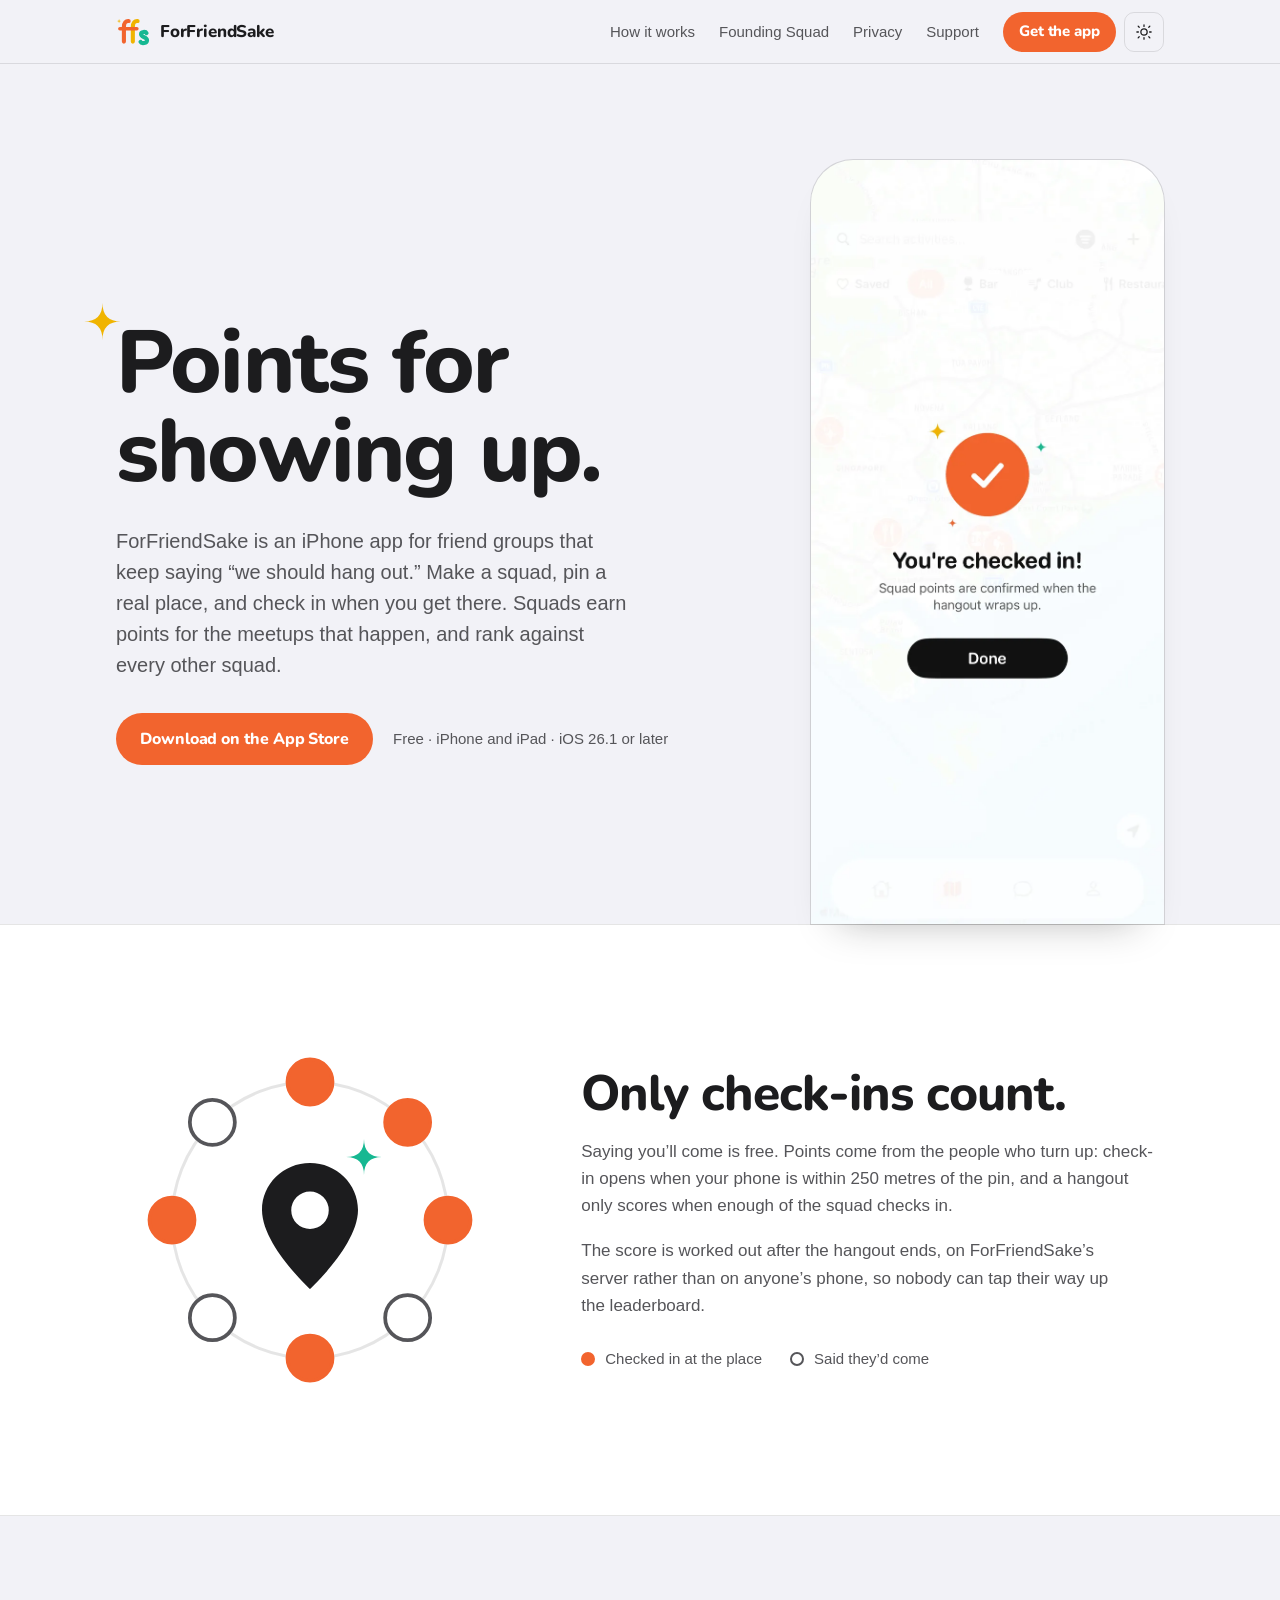
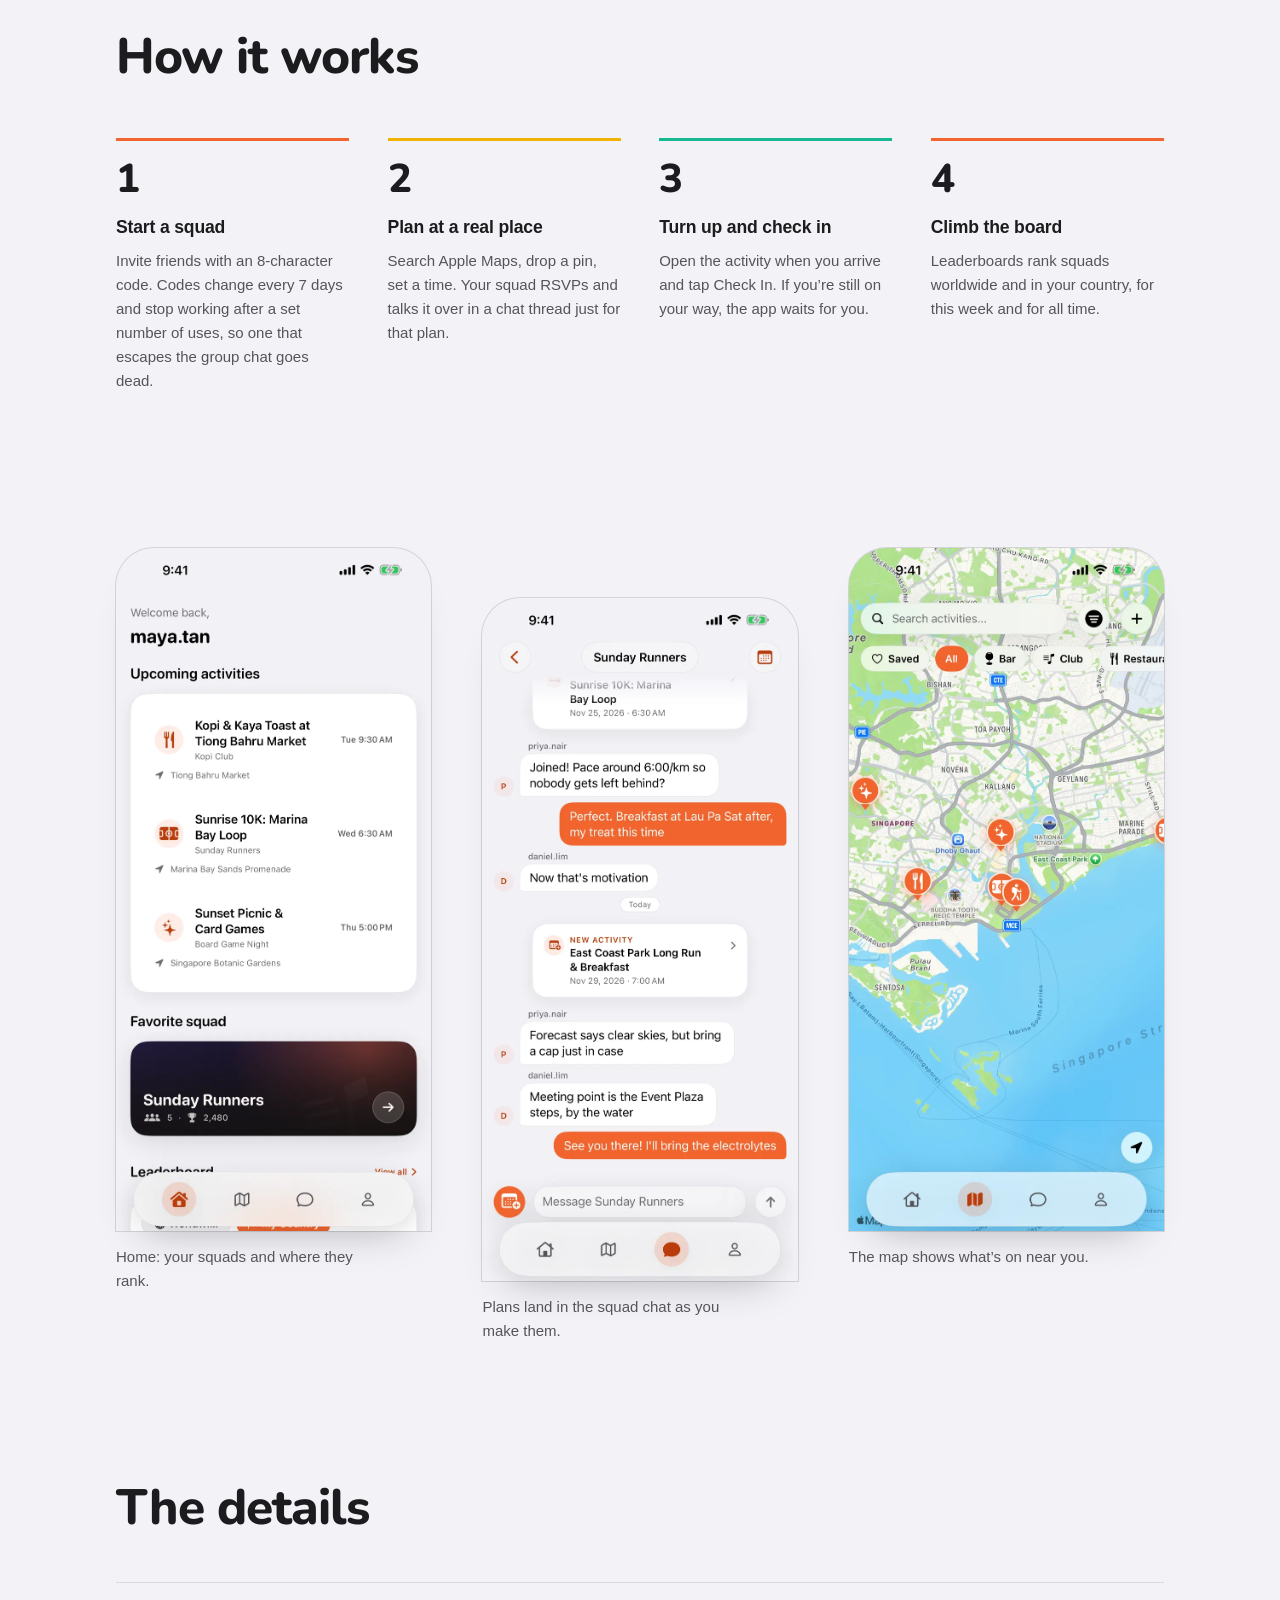
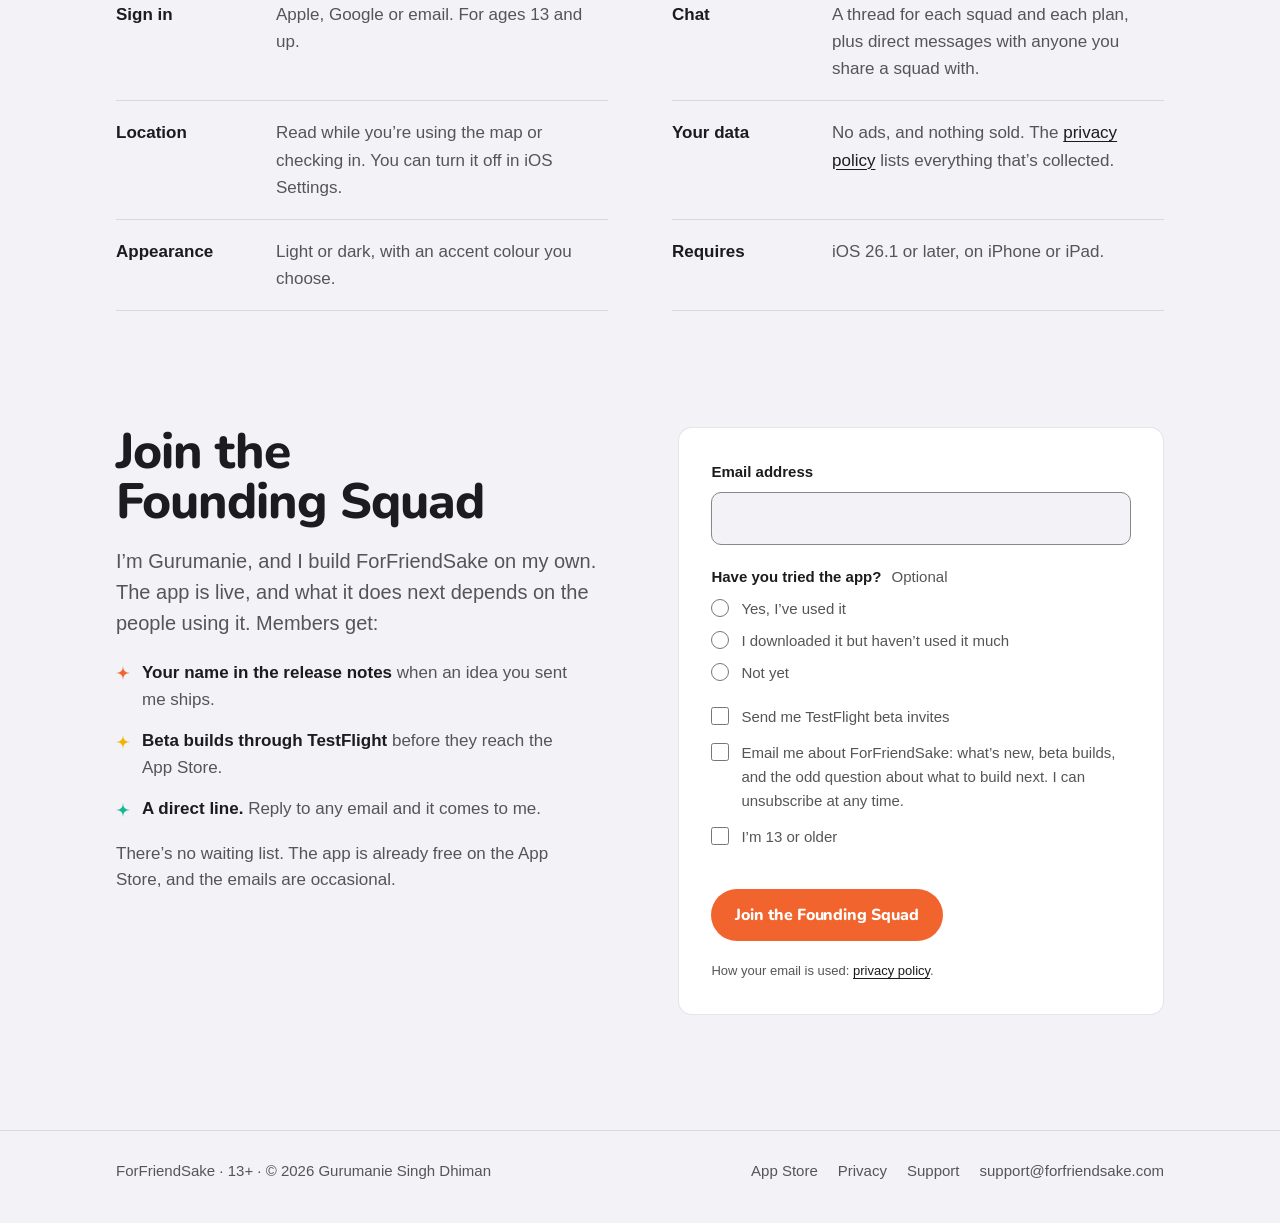
<file: index.html>
<!DOCTYPE html>
<html lang="en">
<head>
  <meta charset="UTF-8" />
  <script>
    (function () {
      try {
        var t = localStorage.getItem("ffs-theme");
        if (!t) t = window.matchMedia("(prefers-color-scheme: dark)").matches ? "dark" : "light";
        document.documentElement.setAttribute("data-theme", t);
      } catch (e) {}
    })();
  </script>
  <meta name="viewport" content="width=device-width, initial-scale=1.0" />
  <meta name="apple-itunes-app" content="app-id=6757169962, app-argument=https://www.forfriendsake.com/" />
  <title>ForFriendSake: points for showing up</title>
  <meta name="description" content="An iPhone app for friend groups. Make a squad, plan at a real place, check in when you get there, and climb the leaderboard for meetups that actually happen." />
  <link rel="canonical" href="https://www.forfriendsake.com/" />
  <link rel="icon" href="assets/favicon.png" type="image/png" />
  <link rel="apple-touch-icon" href="assets/icon.png" />
  <meta property="og:type" content="website" />
  <meta property="og:url" content="https://www.forfriendsake.com/" />
  <meta property="og:title" content="ForFriendSake: points for showing up" />
  <meta property="og:description" content="Make a squad, plan at a real place, and check in when you get there. Squads rank on the meetups that actually happen." />
  <meta property="og:image" content="https://www.forfriendsake.com/assets/og.png" />
  <meta property="og:image:alt" content="ForFriendSake: points for showing up. Free on the App Store for iPhone and iPad." />
  <meta property="og:site_name" content="ForFriendSake" />
  <meta property="og:image:width" content="1200" />
  <meta property="og:image:height" content="630" />
  <meta name="twitter:card" content="summary_large_image" />
  <meta name="theme-color" content="#F2F2F7" media="(prefers-color-scheme: light)" />
  <meta name="theme-color" content="#000000" media="(prefers-color-scheme: dark)" />
  <link rel="stylesheet" href="site.css" />
  <script type="application/ld+json">
  {
    "@context": "https://schema.org",
    "@type": "SoftwareApplication",
    "name": "ForFriendSake",
    "operatingSystem": "iOS 26.1+",
    "applicationCategory": "SocialNetworkingApplication",
    "offers": { "@type": "Offer", "price": "0", "priceCurrency": "USD" },
    "downloadUrl": "https://apps.apple.com/app/id6757169962",
    "author": { "@type": "Person", "name": "Gurumanie Singh Dhiman" }
  }
  </script>
</head>
<body>
  <a class="skip-link" href="#main">Skip to content</a>

  <header class="site-nav">
    <div class="nav-inner">
      <a class="nav-brand" href="index.html">
        <svg class="mark" viewBox="177 185 927 765" width="34" height="28" aria-hidden="true" focusable="false"><path class="m-y" d="M260 210 Q260 270 320 270 Q260 270 260 330 Q260 270 200 270 Q260 270 260 210 Z"/><path class="m-m" d="M1010 600 C988 552 860 548 860 628 C860 708 1024 704 1024 792 C1024 880 872 890 846 836"/><path class="m-o" d="M392 830 V430 C392 310 446 258 522 266"/><path class="m-y" d="M636 830 V430 C636 310 690 258 766 266"/><path class="m-o m-arm" d="M282 480 H746"/></svg>
        ForFriendSake
      </a>
      <nav aria-label="Primary">
        <ul class="nav-links">
          <li><a class="nav-link" href="#how">How it works</a></li>
          <li><a class="nav-link" href="#join">Founding Squad</a></li>
          <li><a class="nav-link" href="privacy.html">Privacy</a></li>
          <li><a class="nav-link" href="support.html">Support</a></li>
        </ul>
      </nav>
      <div class="nav-actions">
        <a class="btn btn-small" href="https://apps.apple.com/app/id6757169962">Get the app</a>
        <button class="theme-toggle" id="themeToggle" type="button" aria-label="Switch to dark mode" aria-pressed="false">
          <svg class="icon-sun" viewBox="0 0 24 24" fill="none" stroke="currentColor" stroke-width="1.7" stroke-linecap="round" aria-hidden="true"><circle cx="12" cy="12" r="4.2"/><line x1="12" y1="2.5" x2="12" y2="4.5"/><line x1="12" y1="19.5" x2="12" y2="21.5"/><line x1="4.2" y1="4.2" x2="5.6" y2="5.6"/><line x1="18.4" y1="18.4" x2="19.8" y2="19.8"/><line x1="2.5" y1="12" x2="4.5" y2="12"/><line x1="19.5" y1="12" x2="21.5" y2="12"/><line x1="4.2" y1="19.8" x2="5.6" y2="18.4"/><line x1="18.4" y1="5.6" x2="19.8" y2="4.2"/></svg>
          <svg class="icon-moon" viewBox="0 0 24 24" fill="none" stroke="currentColor" stroke-width="1.7" stroke-linecap="round" stroke-linejoin="round" aria-hidden="true"><path d="M20 14.3A8.2 8.2 0 1 1 9.7 4a6.6 6.6 0 0 0 10.3 10.3Z"/></svg>
        </button>
        <button class="nav-toggle" id="navToggle" type="button" aria-label="Open menu" aria-controls="navPanel" aria-expanded="false">
          <svg class="icon-menu" viewBox="0 0 24 24" fill="none" stroke="currentColor" stroke-width="1.7" stroke-linecap="round" aria-hidden="true"><line x1="3" y1="7" x2="21" y2="7"/><line x1="3" y1="12" x2="21" y2="12"/><line x1="3" y1="17" x2="21" y2="17"/></svg>
          <svg class="icon-close" viewBox="0 0 24 24" fill="none" stroke="currentColor" stroke-width="1.7" stroke-linecap="round" aria-hidden="true"><line x1="5" y1="5" x2="19" y2="19"/><line x1="19" y1="5" x2="5" y2="19"/></svg>
        </button>
      </div>
    </div>
  </header>
  <nav class="nav-panel" id="navPanel" aria-label="Mobile">
    <a href="#how">How it works</a>
    <a href="#join">Founding Squad</a>
    <a href="privacy.html">Privacy</a>
    <a href="support.html">Support</a>
    <a href="https://apps.apple.com/app/id6757169962">App Store</a>
  </nav>

  <main id="main">
    <section class="hero wrap">
      <div class="hero-copy">
        <h1 class="display hero-title"><svg class="hero-spark" viewBox="0 0 120 120" aria-hidden="true" focusable="false"><path d="M60 0 Q60 60 120 60 Q60 60 60 120 Q60 60 0 60 Q60 60 60 0 Z"/></svg>Points for showing up.</h1>
        <p class="hero-lead">ForFriendSake is an iPhone app for friend groups that keep saying “we should hang out.” Make a squad, pin a real place, and check in when you get there. Squads earn points for the meetups that happen, and rank against every other squad.</p>
        <p class="hero-actions">
          <a class="btn" href="https://apps.apple.com/app/id6757169962">Download on the App Store</a>
          <span class="hero-meta">Free · iPhone and iPad · iOS&nbsp;26.1 or later</span>
        </p>
      </div>
      <figure class="phone hero-phone">
        <img class="shot shot-light" src="assets/screens/checkin-light.webp" width="739" height="1600" fetchpriority="high" alt="The check-in screen: an orange tick with sparkles and the words You’re checked in!" />
        <img class="shot shot-dark" src="assets/screens/checkin-dark.webp" width="739" height="1600" loading="lazy" alt="The check-in screen: an orange tick with sparkles and the words You’re checked in!" />
      </figure>
    </section>

    <section class="band" aria-labelledby="ring-title">
      <div class="wrap ring-layout">
        <svg class="ring" id="ring" viewBox="0 0 240 240" role="img" aria-labelledby="ring-desc">
          <desc id="ring-desc">A map pin with eight friends around it. Five are filled in because they checked in at the place. Three are outlines because they said they would come and did not.</desc>
          <circle class="ring-track" cx="120" cy="120" r="92" pathLength="100" />
          <g class="ring-dots">
            <circle class="dot is-in" style="--i:0" cx="120" cy="28" r="15" />
            <circle class="dot is-in" style="--i:1" cx="185.1" cy="54.9" r="15" />
            <circle class="dot is-in" style="--i:2" cx="212" cy="120" r="15" />
            <circle class="dot" cx="185.1" cy="185.1" r="15" />
            <circle class="dot is-in" style="--i:3" cx="120" cy="212" r="15" />
            <circle class="dot" cx="54.9" cy="185.1" r="15" />
            <circle class="dot is-in" style="--i:4" cx="28" cy="120" r="15" />
            <circle class="dot" cx="54.9" cy="54.9" r="15" />
          </g>
          <path class="ring-pin" d="M120 82c-17.7 0-32 14-32 31.4 0 23.3 32 52.6 32 52.6s32-29.3 32-52.6C152 96 137.7 82 120 82Zm0 44a12.5 12.5 0 1 1 0-25 12.5 12.5 0 0 1 0 25Z" />
          <path class="ring-spark" d="M156 66 Q156 78 168 78 Q156 78 156 90 Q156 78 144 78 Q156 78 156 66 Z" />
        </svg>
        <div class="ring-copy">
          <h2 class="display section-title" id="ring-title">Only check-ins count.</h2>
          <p>Saying you’ll come is free. Points come from the people who turn up: check-in opens when your phone is within 250 metres of the pin, and a hangout only scores when enough of the squad checks in.</p>
          <p>The score is worked out after the hangout ends, on ForFriendSake’s server rather than on anyone’s phone, so nobody can tap their way up the leaderboard.</p>
          <ul class="ring-key" aria-hidden="true">
            <li><span class="key-dot is-in"></span>Checked in at the place</li>
            <li><span class="key-dot"></span>Said they’d come</li>
          </ul>
        </div>
      </div>
    </section>

    <section class="section wrap" id="how" aria-labelledby="how-title">
      <h2 class="display section-title" id="how-title">How it works</h2>
      <ol class="steps">
        <li>
          <h3>Start a squad</h3>
          <p>Invite friends with an 8-character code. Codes change every 7 days and stop working after a set number of uses, so one that escapes the group chat goes dead.</p>
        </li>
        <li>
          <h3>Plan at a real place</h3>
          <p>Search Apple Maps, drop a pin, set a time. Your squad RSVPs and talks it over in a chat thread just for that plan.</p>
        </li>
        <li>
          <h3>Turn up and check in</h3>
          <p>Open the activity when you arrive and tap Check In. If you’re still on your way, the app waits for you.</p>
        </li>
        <li>
          <h3>Climb the board</h3>
          <p>Leaderboards rank squads worldwide and in your country, for this week and for all time.</p>
        </li>
      </ol>
    </section>

    <section class="section screens" aria-label="Screens from the app">
      <div class="screens-row" id="screensRow" role="region" aria-label="Screens from the app, scroll sideways">
        <figure class="phone">
          <img class="shot shot-light" src="assets/screens/home-light.webp" width="739" height="1600" loading="lazy" alt="Home screen with upcoming activities at Tiong Bahru Market and Marina Bay, the favourite squad Sunday Runners, and the leaderboard." />
          <img class="shot shot-dark" src="assets/screens/home-dark.webp" width="739" height="1600" loading="lazy" alt="Home screen with upcoming activities at Tiong Bahru Market and Marina Bay, the favourite squad Sunday Runners, and the leaderboard." />
          <figcaption>Home: your squads and where they rank.</figcaption>
        </figure>
        <figure class="phone">
          <img class="shot shot-light" src="assets/screens/squad-chat-light.webp" width="739" height="1600" loading="lazy" alt="The Sunday Runners squad chat, with a new activity, East Coast Park Long Run, posted as a card in the conversation." />
          <img class="shot shot-dark" src="assets/screens/squad-chat-dark.webp" width="739" height="1600" loading="lazy" alt="The Sunday Runners squad chat, with a new activity, East Coast Park Long Run, posted as a card in the conversation." />
          <figcaption>Plans land in the squad chat as you make them.</figcaption>
        </figure>
        <figure class="phone">
          <img class="shot shot-light" src="assets/screens/map-light.webp" width="739" height="1600" loading="lazy" alt="The map of Singapore with activity pins around Marina Bay, the city and the Botanic Gardens." />
          <img class="shot shot-dark" src="assets/screens/map-dark.webp" width="739" height="1600" loading="lazy" alt="The map of Singapore with activity pins around Marina Bay, the city and the Botanic Gardens." />
          <figcaption>The map shows what’s on near you.</figcaption>
        </figure>
      </div>
    </section>

    <section class="section wrap" aria-labelledby="details-title">
      <h2 class="display section-title" id="details-title">The details</h2>
      <dl class="details">
        <div><dt>Sign in</dt><dd>Apple, Google or email. For ages 13 and up.</dd></div>
        <div><dt>Chat</dt><dd>A thread for each squad and each plan, plus direct messages with anyone you share a squad with.</dd></div>
        <div><dt>Location</dt><dd>Read while you’re using the map or checking in. You can turn it off in iOS Settings.</dd></div>
        <div><dt>Your data</dt><dd>No ads, and nothing sold. The <a href="privacy.html">privacy policy</a> lists everything that’s collected.</dd></div>
        <div><dt>Appearance</dt><dd>Light or dark, with an accent colour you choose.</dd></div>
        <div><dt>Requires</dt><dd>iOS&nbsp;26.1 or later, on iPhone or iPad.</dd></div>
      </dl>
    </section>

    <section class="section wrap join" id="join" aria-labelledby="join-title">
      <div class="join-copy">
        <h2 class="display section-title" id="join-title">Join the Founding Squad</h2>
        <p>I’m Gurumanie, and I build ForFriendSake on my own. The app is live, and what it does next depends on the people using it. Members get:</p>
        <ul class="perks">
          <li><strong>Your name in the release notes</strong> when an idea you sent me ships.</li>
          <li><strong>Beta builds through TestFlight</strong> before they reach the App Store.</li>
          <li><strong>A direct line.</strong> Reply to any email and it comes to me.</li>
        </ul>
        <p class="join-note">There’s no waiting list. The app is already free on the App Store, and the emails are occasional.</p>
      </div>

      <form class="join-form" id="joinForm">
        <div class="field">
          <label for="joinEmail">Email address</label>
          <input id="joinEmail" name="email" type="email" inputmode="email" autocomplete="email" autocapitalize="none" spellcheck="false" required maxlength="254" />
        </div>
        <fieldset class="field">
          <legend>Have you tried the app? <span class="optional">Optional</span></legend>
          <label class="choice"><input type="radio" name="appUsage" value="tried" /> Yes, I’ve used it</label>
          <label class="choice"><input type="radio" name="appUsage" value="downloaded" /> I downloaded it but haven’t used it much</label>
          <label class="choice"><input type="radio" name="appUsage" value="not-yet" /> Not yet</label>
        </fieldset>
        <div class="field checks">
          <label class="choice"><input type="checkbox" name="wantsBeta" /> Send me TestFlight beta invites</label>
          <label class="choice"><input type="checkbox" name="consent" required /> Email me about ForFriendSake: what’s new, beta builds, and the odd question about what to build next. I can unsubscribe at any time.</label>
          <label class="choice"><input type="checkbox" name="age" required /> I’m 13 or older</label>
        </div>
        <div class="cf-turnstile" data-sitekey="0x4AAAAAAGThYYXt8bKpI6fh" data-theme="auto" data-size="flexible"></div>
        <button class="btn" type="submit">Join the Founding Squad</button>
        <p class="form-status" id="joinStatus" role="status" tabindex="-1" hidden></p>
        <p class="form-fine">How your email is used: <a href="privacy.html#founding-squad">privacy policy</a>.</p>
      </form>
    </section>
  </main>

  <footer class="site-footer">
    <div class="wrap footer-inner">
      <p class="footer-meta">ForFriendSake · 13+ · © 2026 Gurumanie Singh Dhiman</p>
      <nav class="footer-links" aria-label="Footer">
        <a href="https://apps.apple.com/app/id6757169962">App Store</a>
        <a href="privacy.html">Privacy</a>
        <a href="support.html">Support</a>
        <a href="mailto:support@forfriendsake.com">support@forfriendsake.com</a>
      </nav>
    </div>
  </footer>

  <script src="site.js" defer></script>
  <script src="community.js" defer></script>
</body>
</html>
</file>
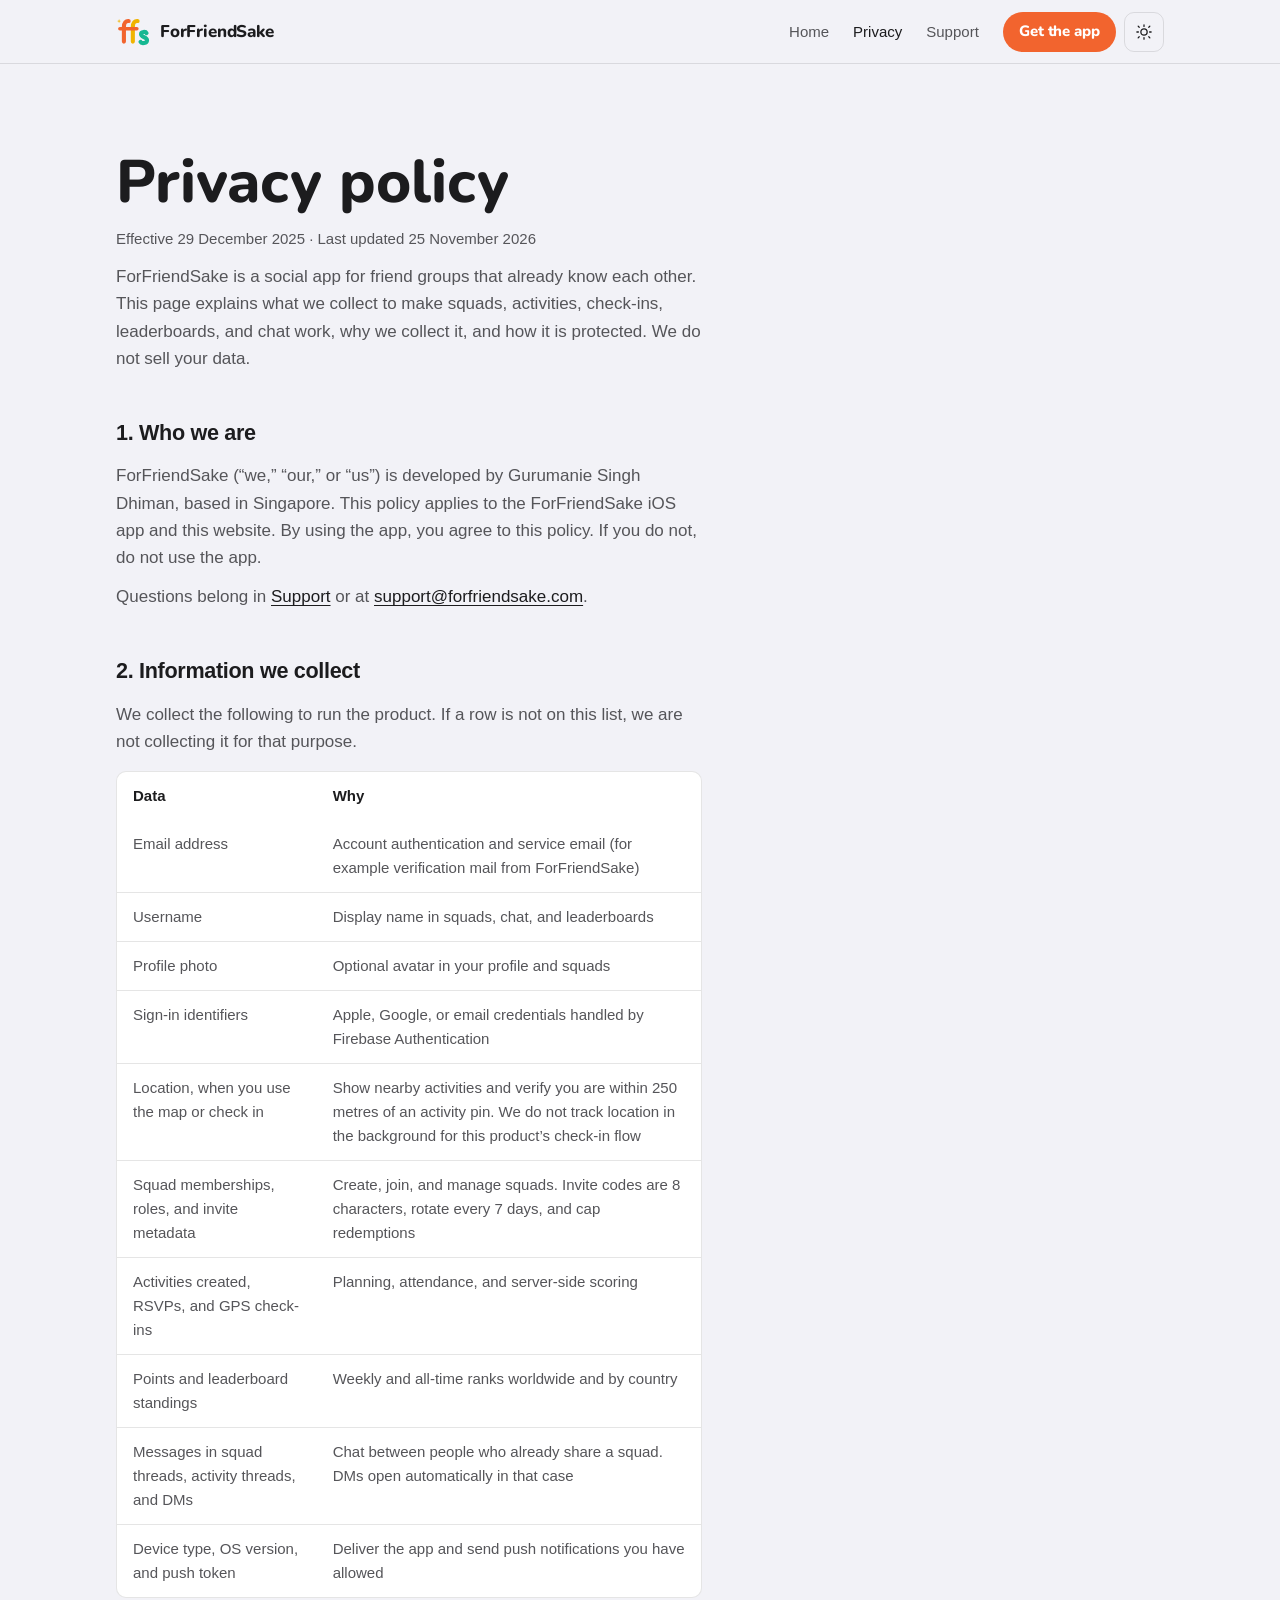
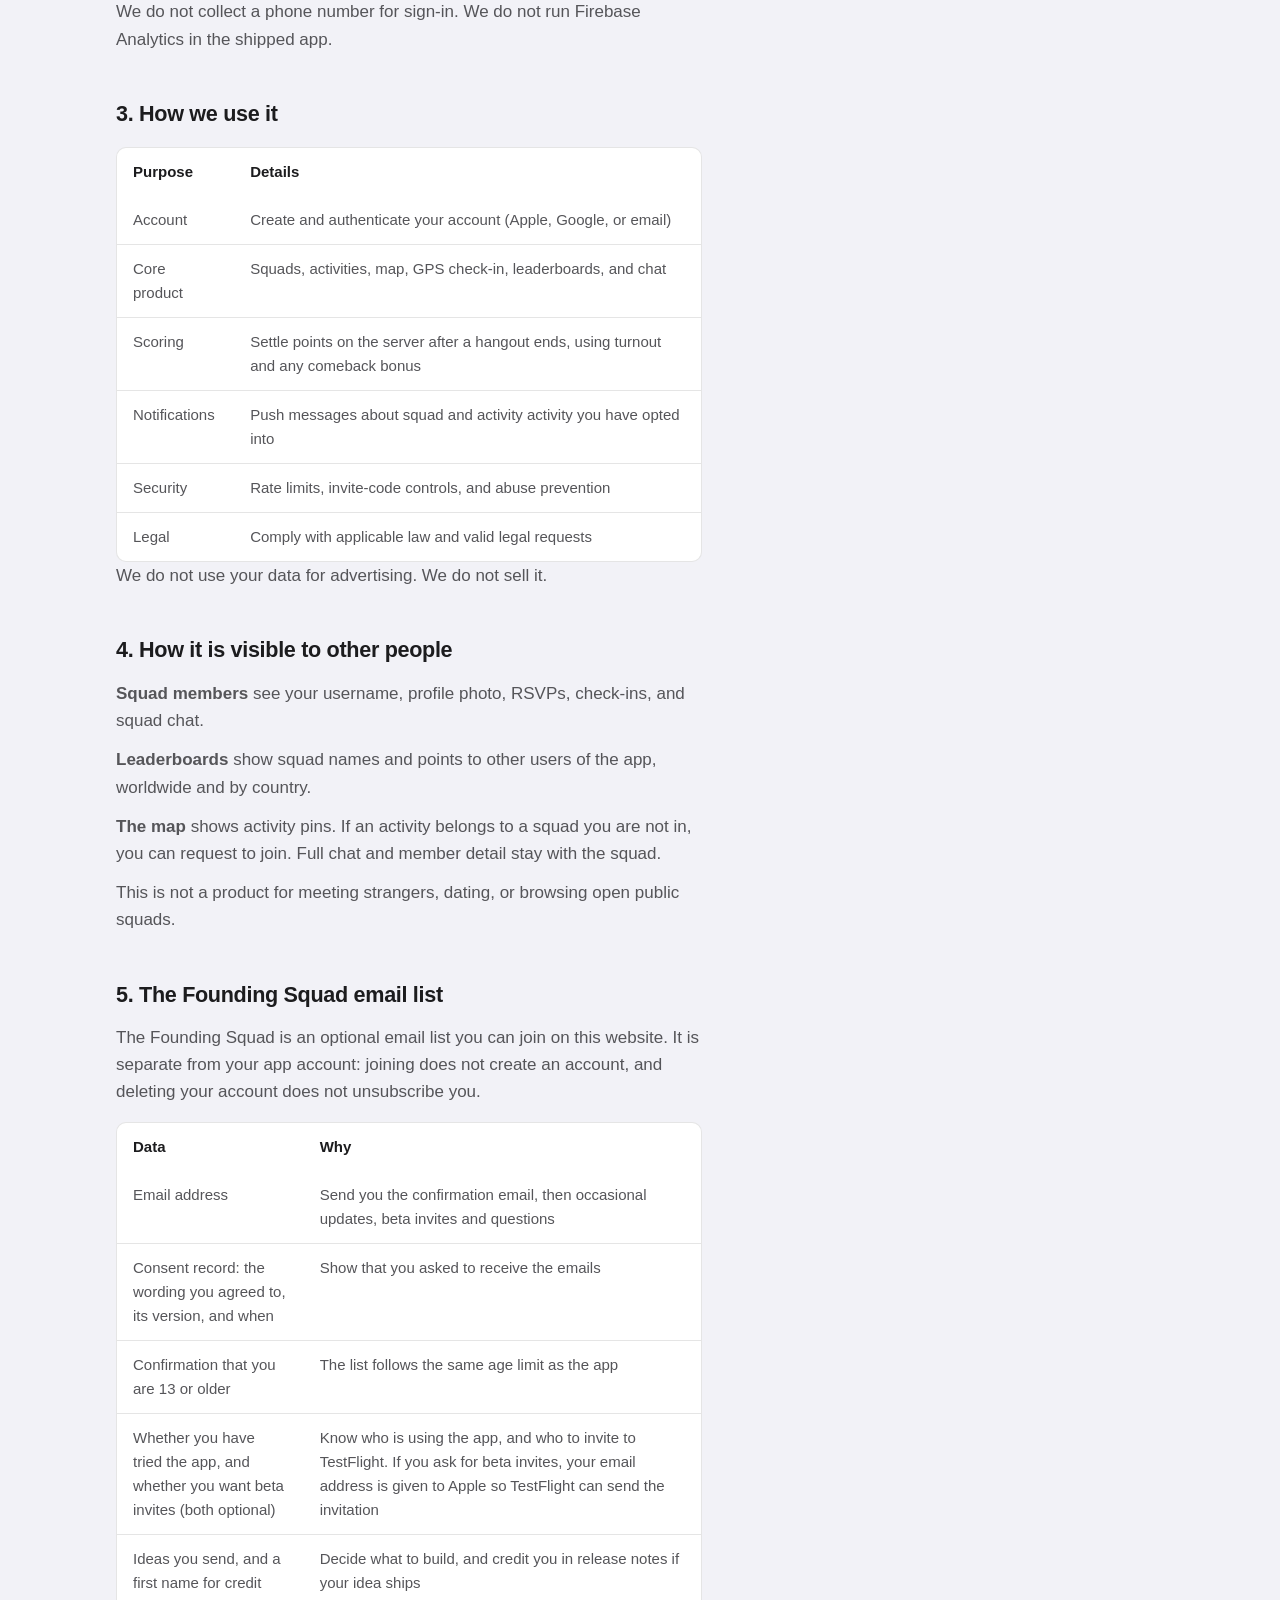
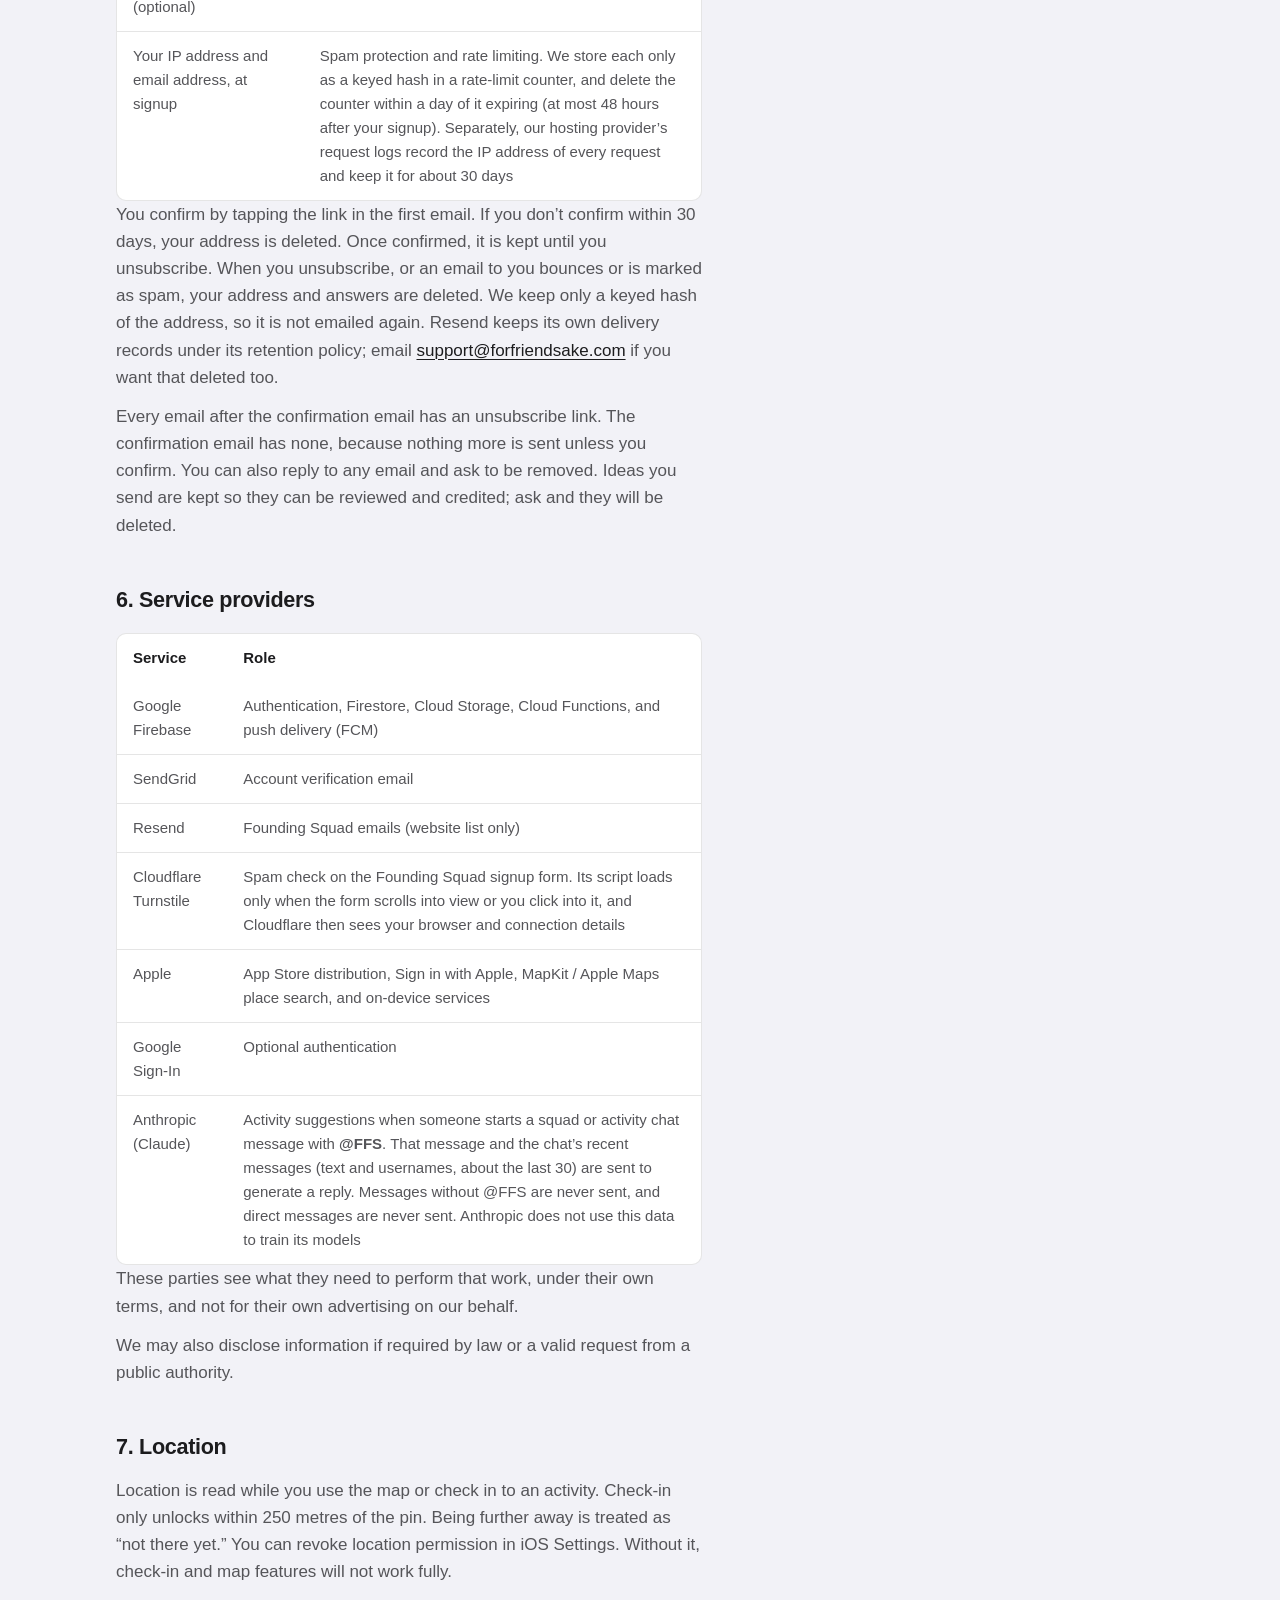
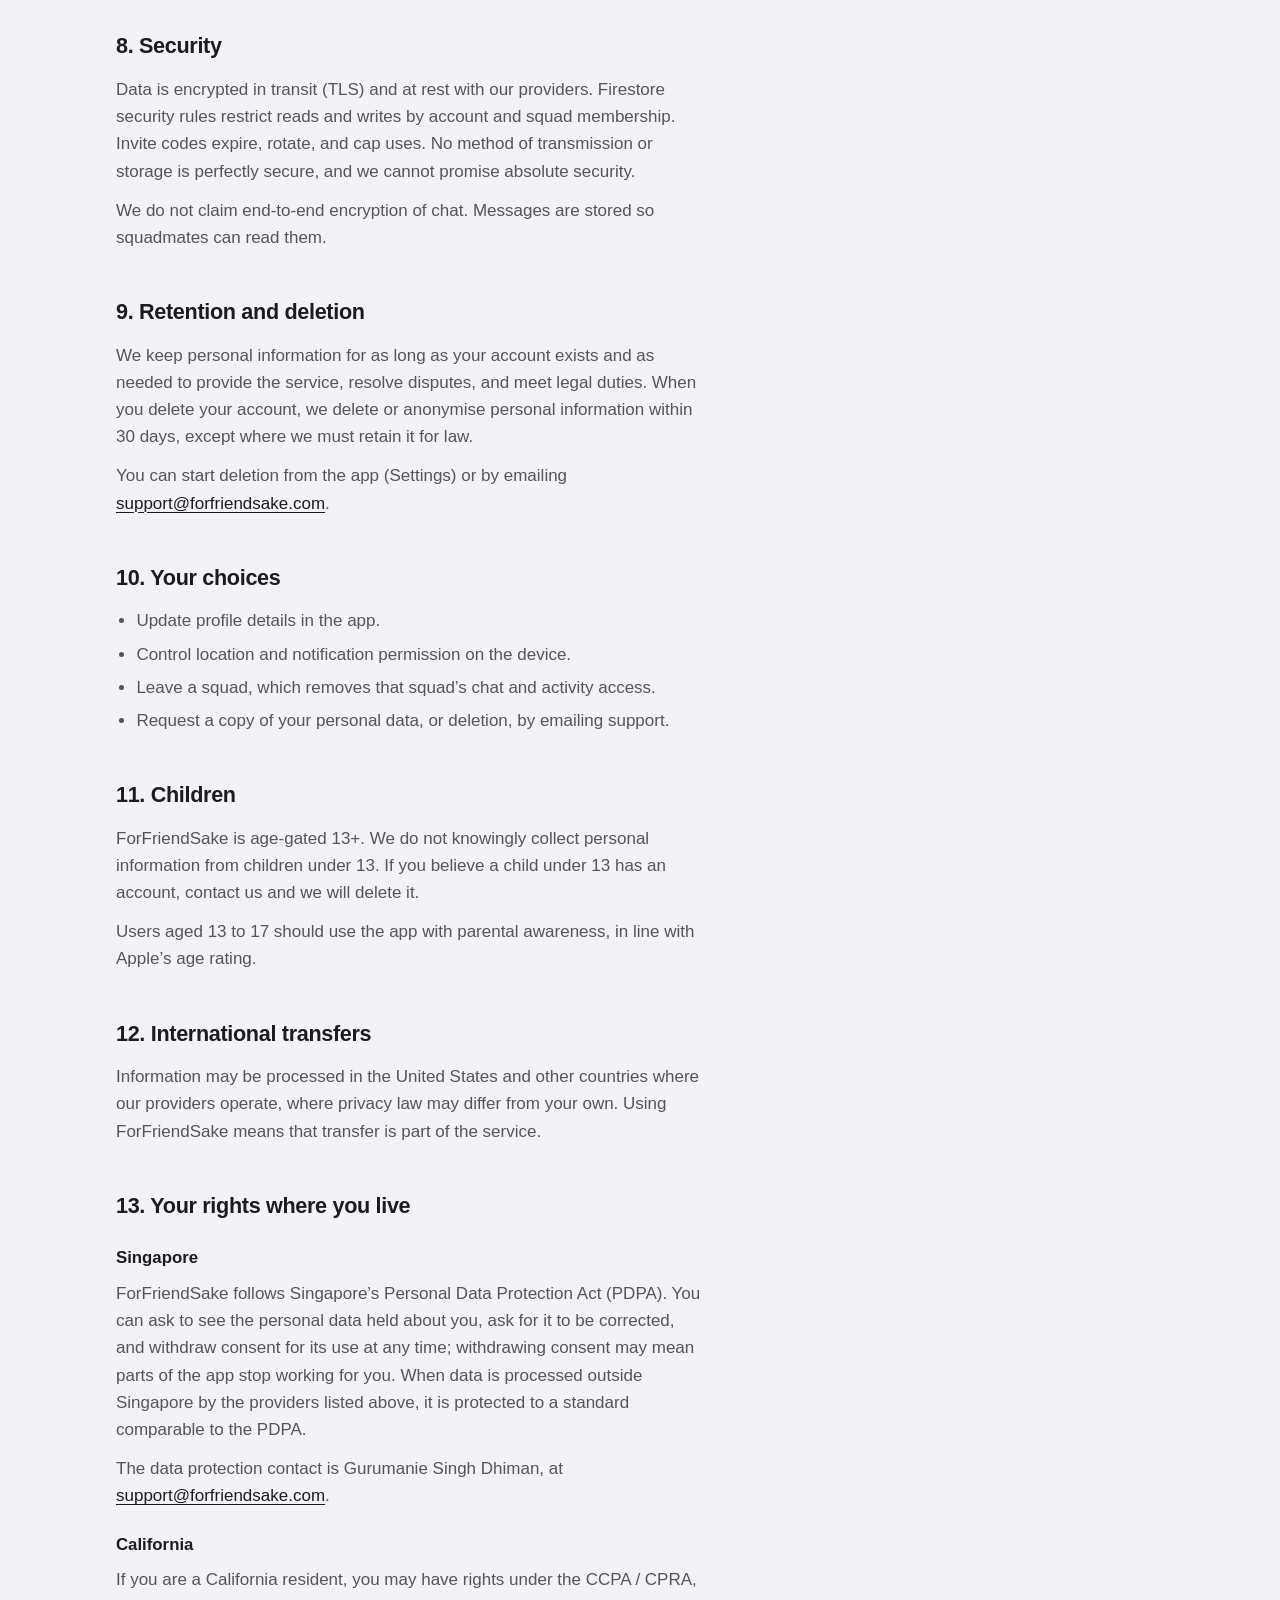
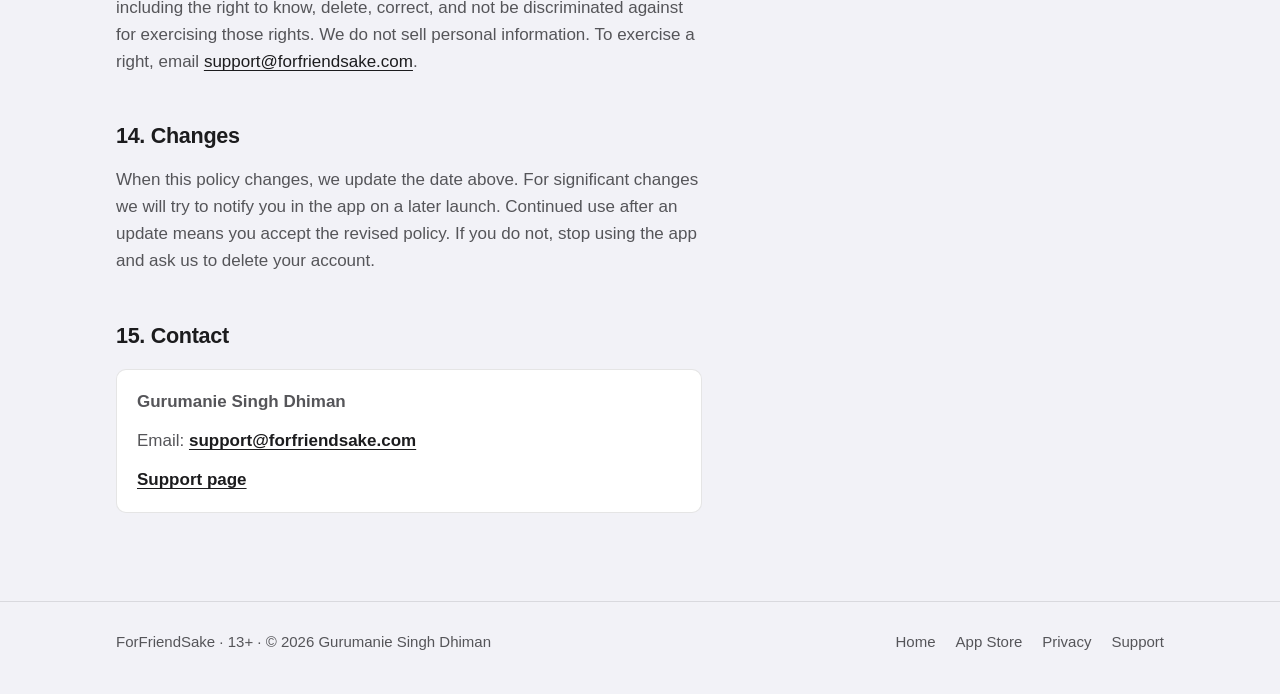
<file: privacy/index.html>
<!DOCTYPE html>
<html lang="en">
<head>
  <meta charset="UTF-8" />
  <title>Redirecting…</title>
  <link rel="canonical" href="https://www.forfriendsake.com/privacy.html" />
  <meta name="robots" content="noindex" />
  <meta http-equiv="refresh" content="0; url=/privacy.html" />
</head>
<body>
  <p><a href="/privacy.html">Continue to the privacy page</a></p>
</body>
</html>
</file>
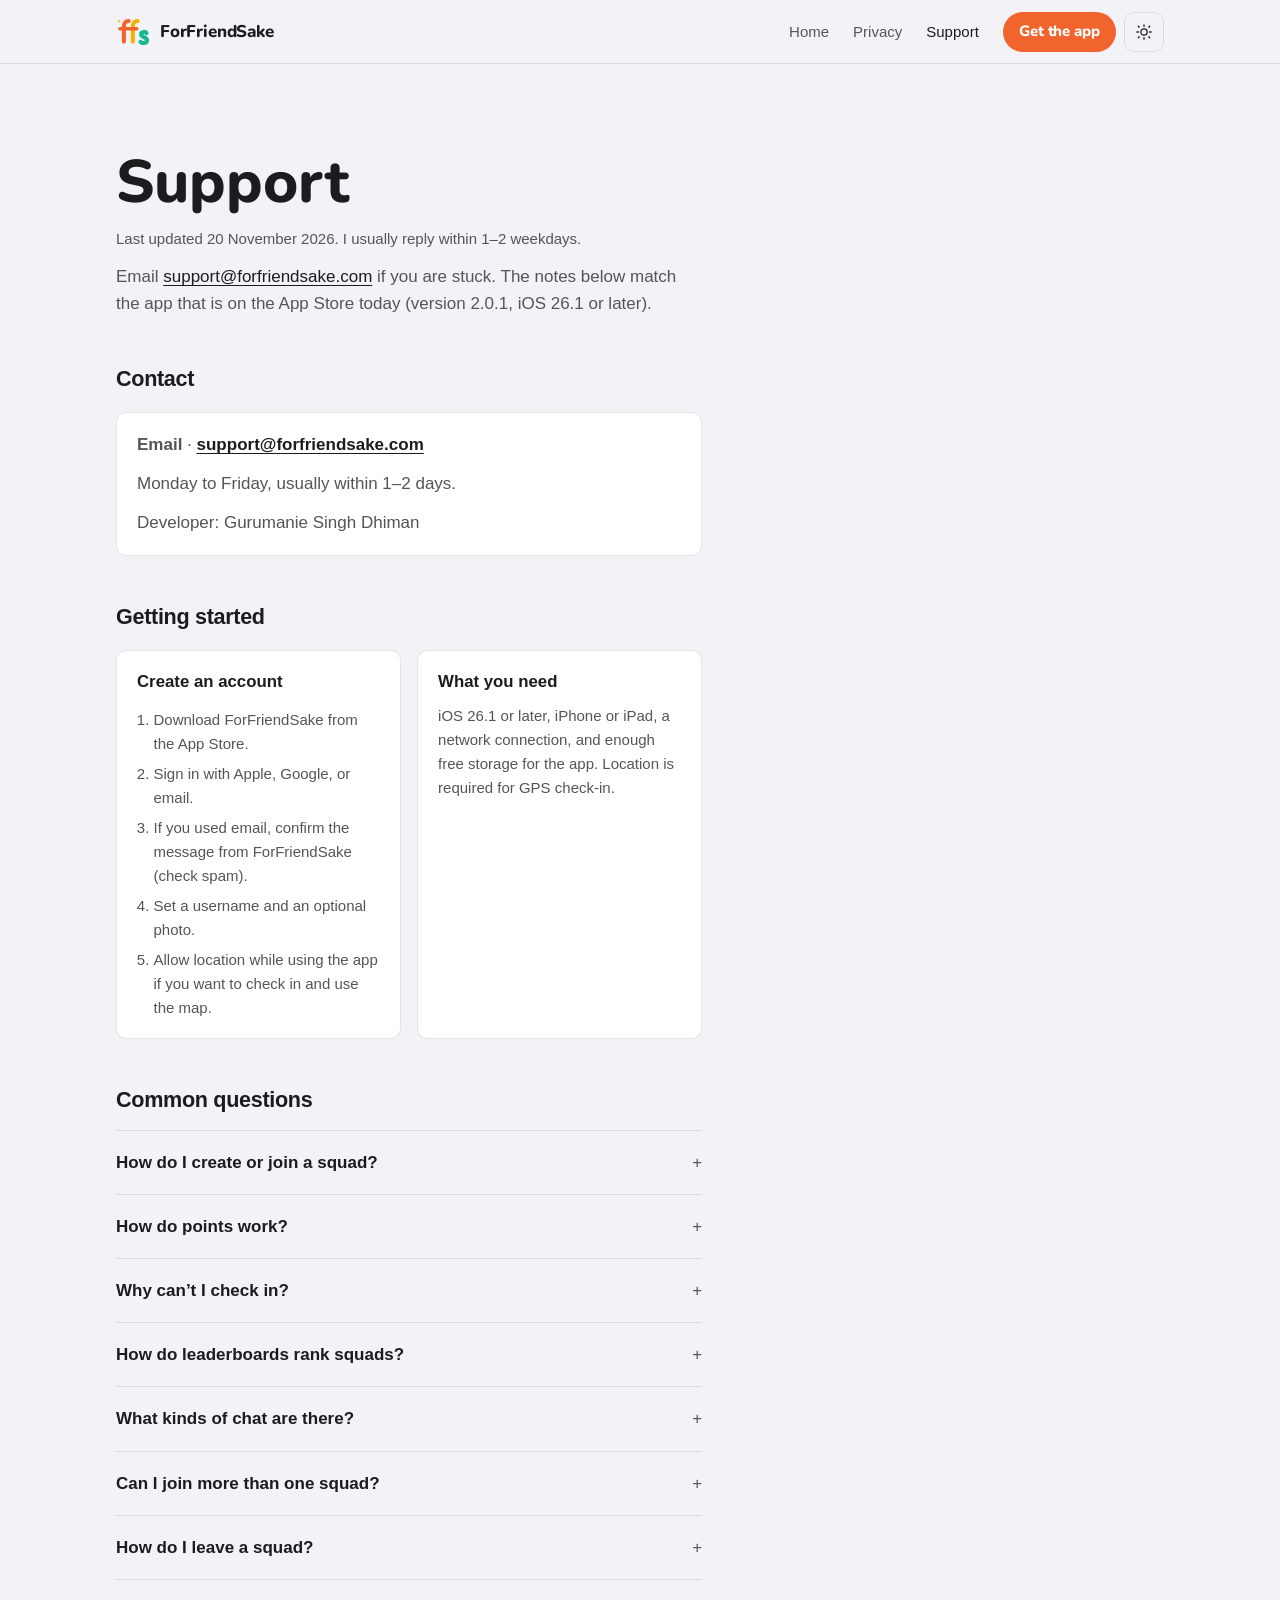
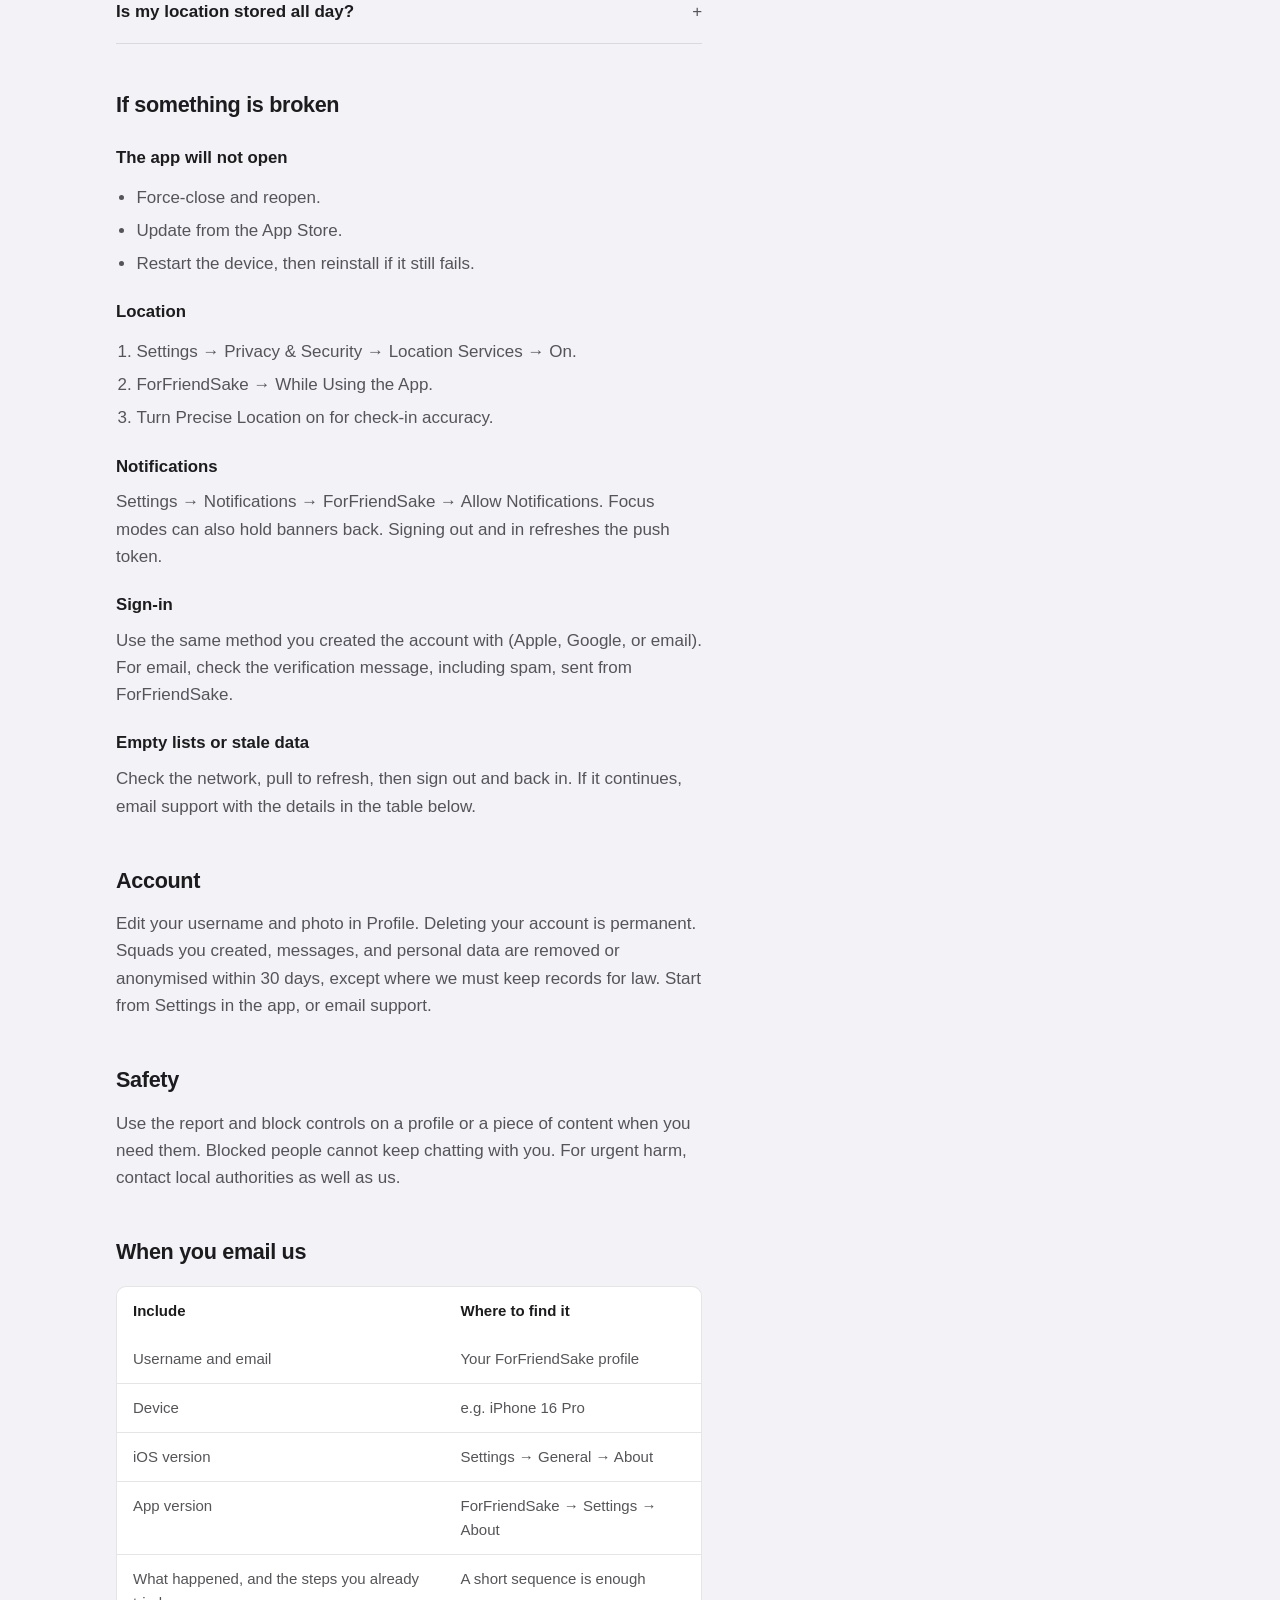
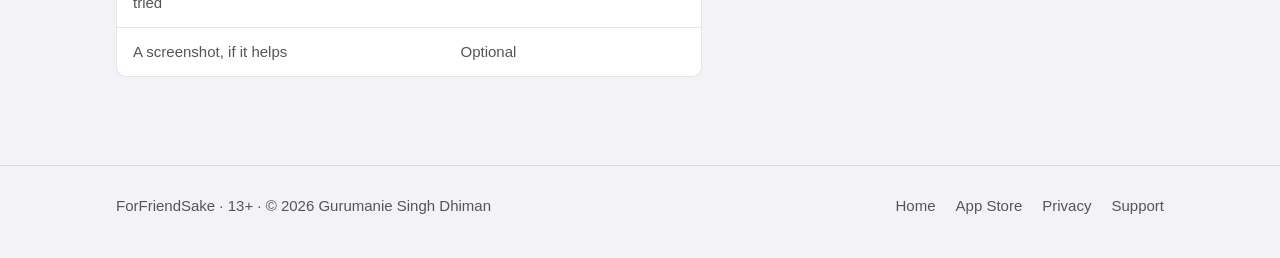
<file: support/index.html>
<!DOCTYPE html>
<html lang="en">
<head>
  <meta charset="UTF-8" />
  <title>Redirecting…</title>
  <link rel="canonical" href="https://www.forfriendsake.com/support.html" />
  <meta name="robots" content="noindex" />
  <meta http-equiv="refresh" content="0; url=/support.html" />
</head>
<body>
  <p><a href="/support.html">Continue to the support page</a></p>
</body>
</html>
</file>
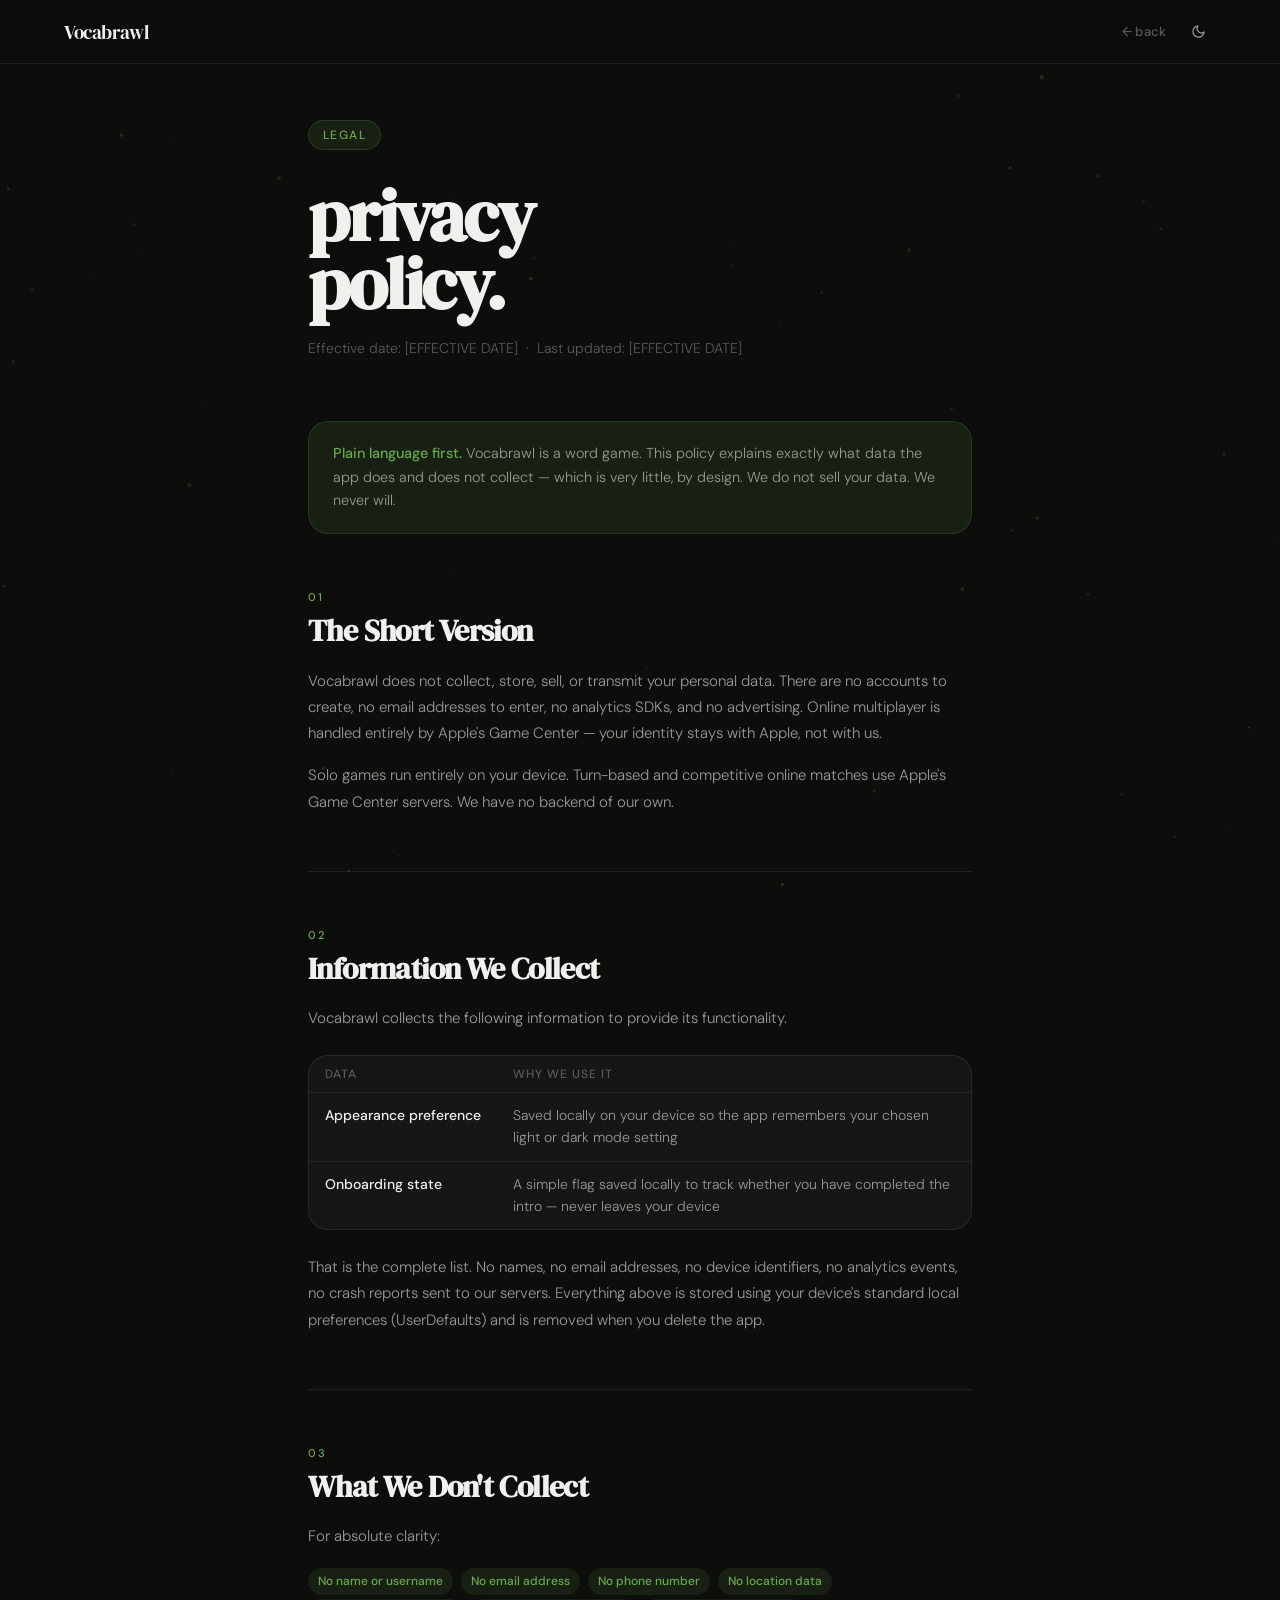
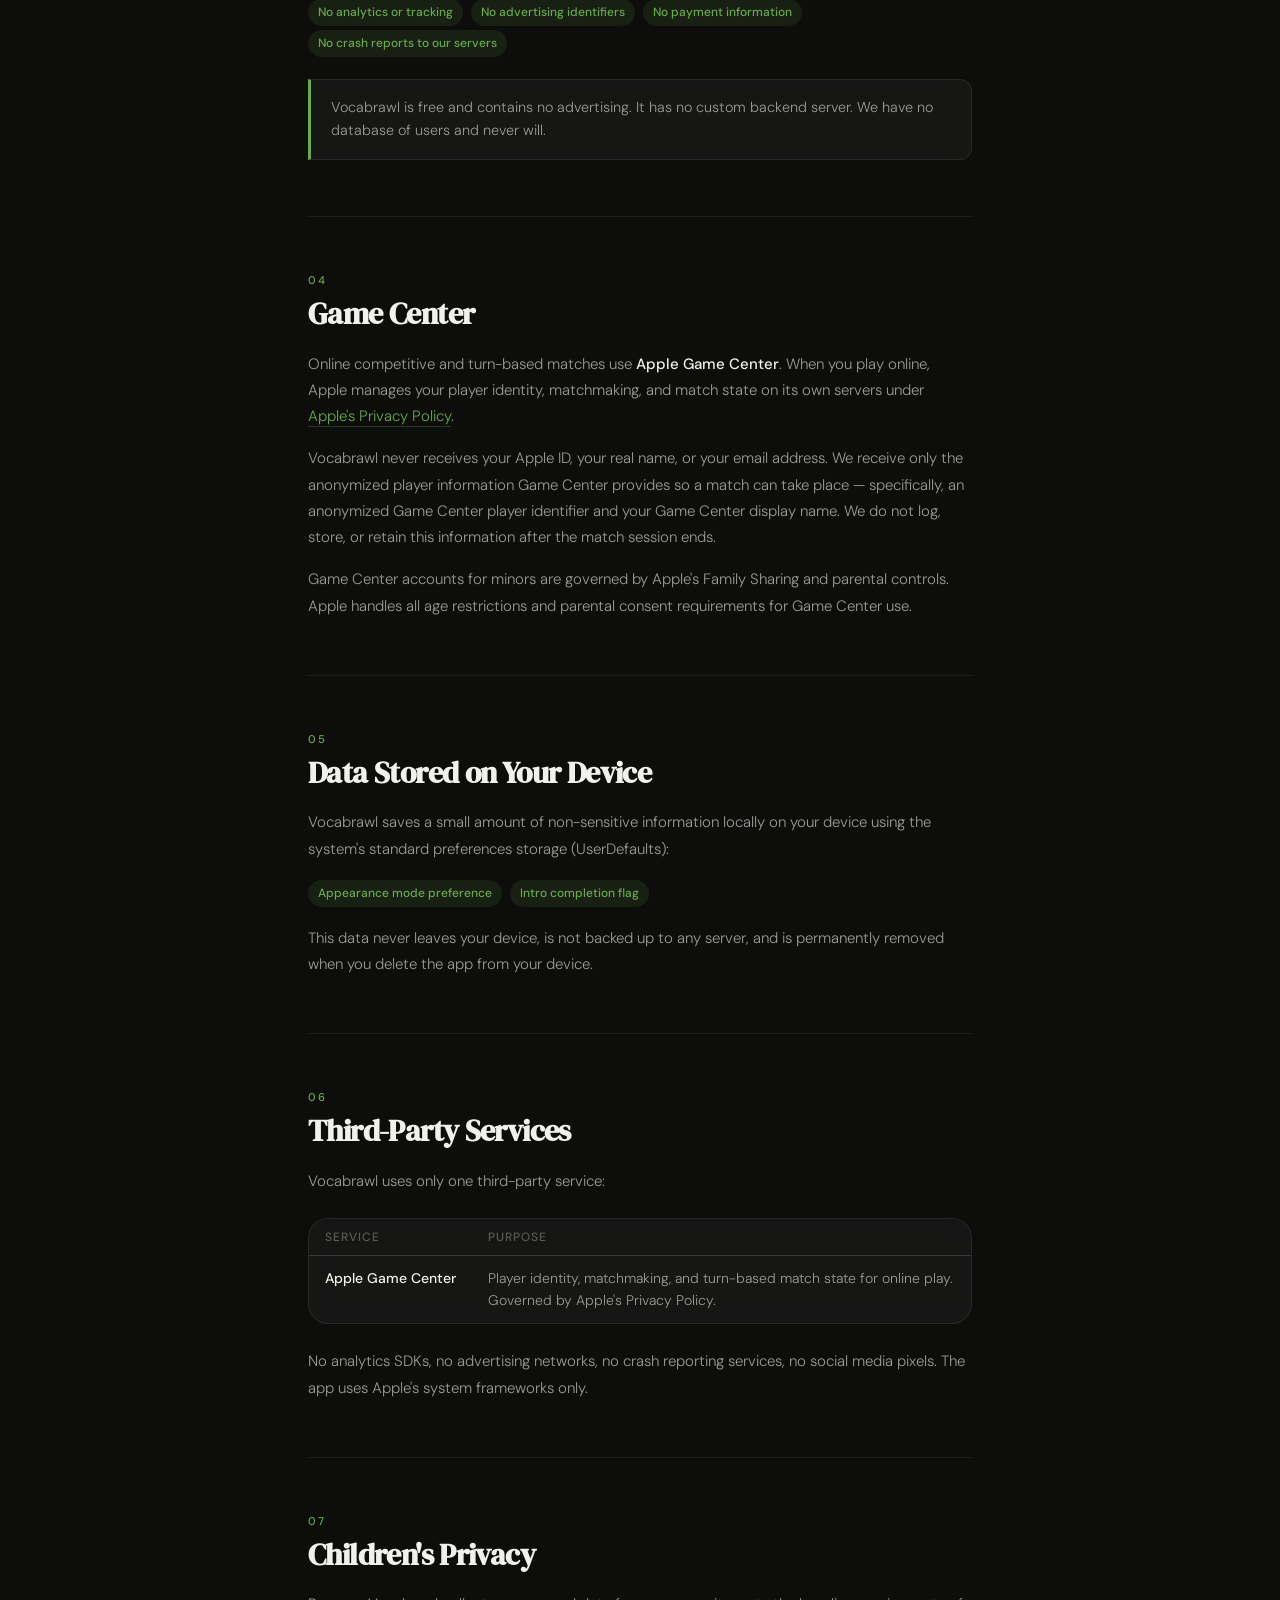
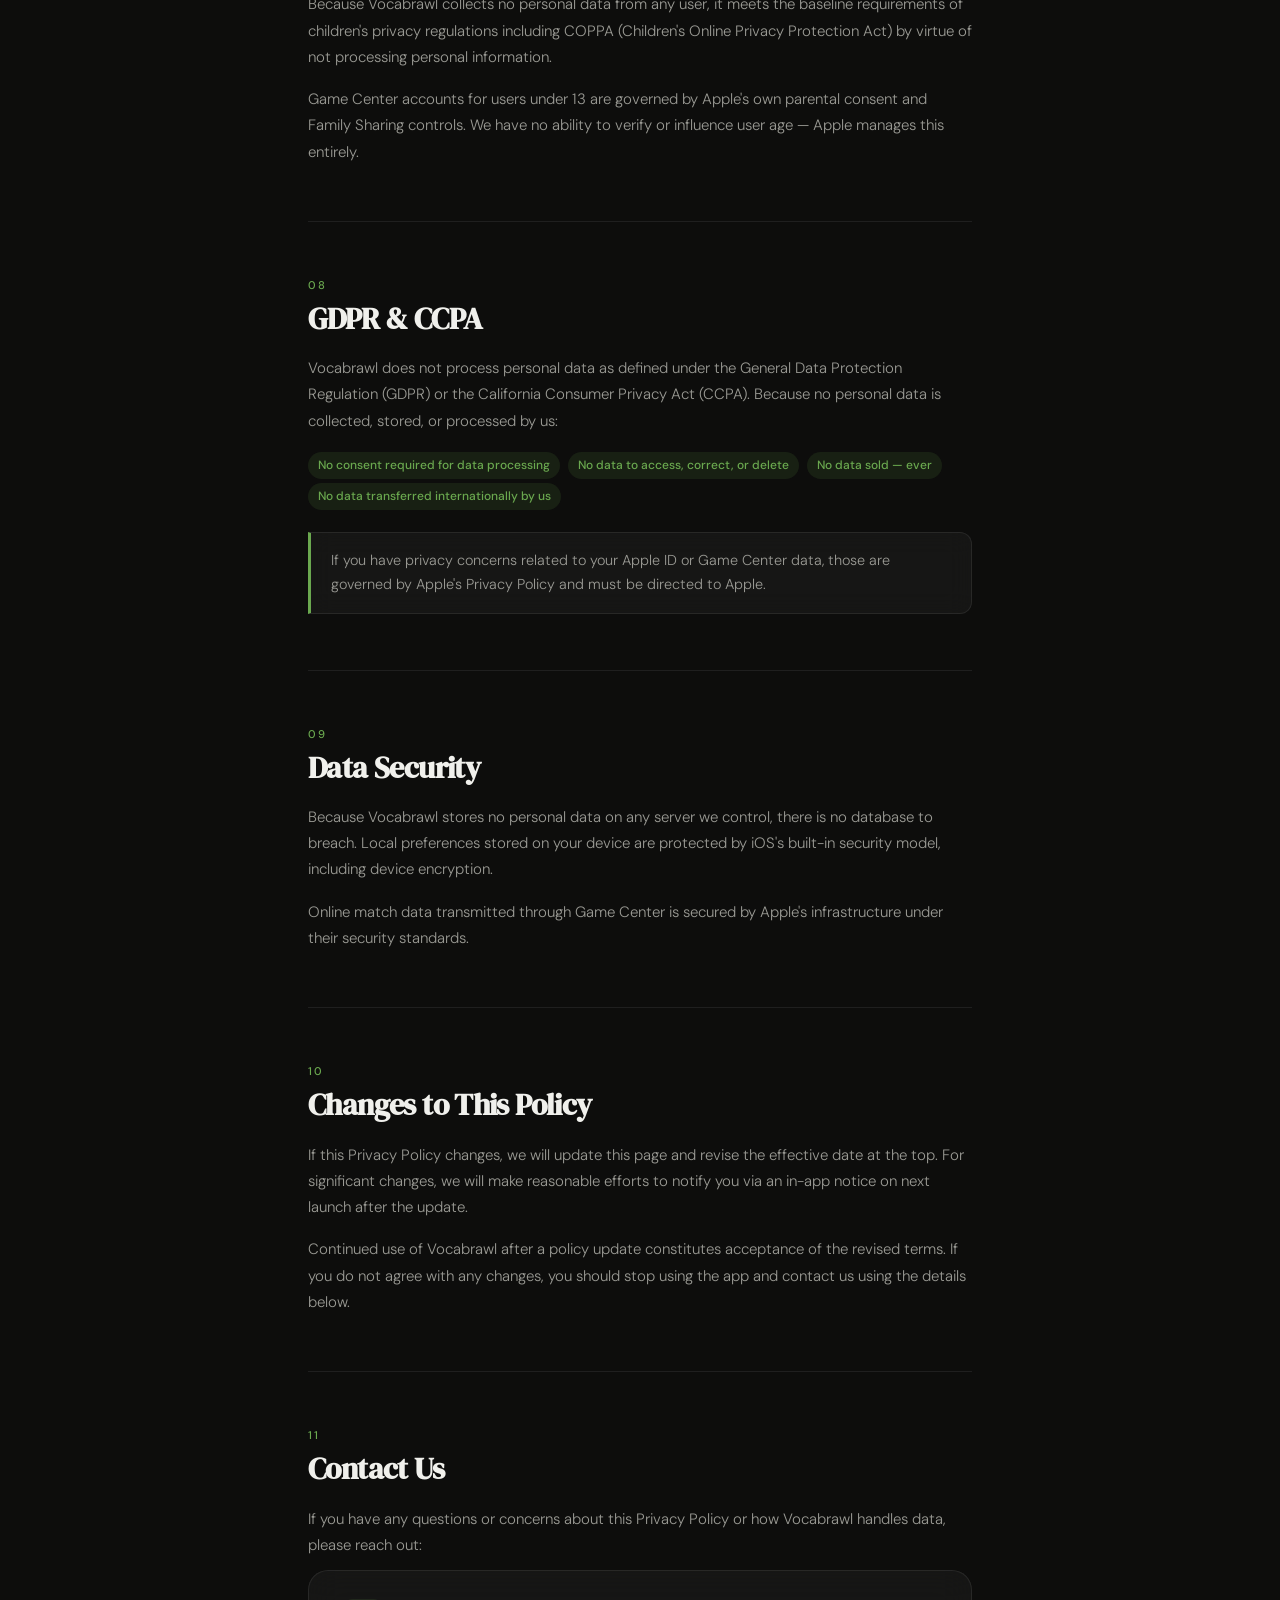
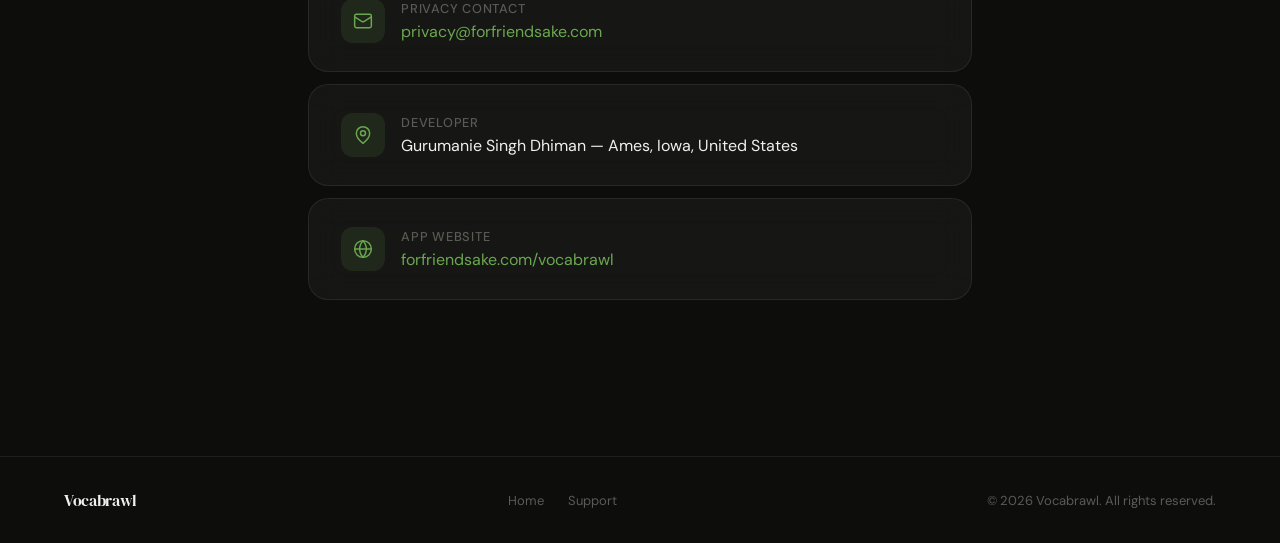
<file: vocabrawl/privacy/index.html>
<!DOCTYPE html>
<html lang="en">
<head>
  <meta charset="UTF-8" />
  <meta name="viewport" content="width=device-width, initial-scale=1.0" />
  <title>Vocabrawl — Privacy Policy</title>
  <meta name="description" content="Privacy policy for Vocabrawl, a multiplayer word game for iPhone. We collect no personal data — read how it works." />
  <link rel="preconnect" href="https://fonts.googleapis.com" />
  <link rel="preconnect" href="https://fonts.gstatic.com" crossorigin />
  <link href="https://fonts.googleapis.com/css2?family=DM+Sans:ital,opsz,wght@0,9..40,300;0,9..40,400;0,9..40,500;1,9..40,300&family=DM+Serif+Display:ital@0;1&display=swap" rel="stylesheet" />
  <style>
    *, *::before, *::after { box-sizing: border-box; margin: 0; padding: 0; }

    :root {
      --bg:             #f7f7f5;
      --bg2:            #f0f0ec;
      --surface:        rgba(255,255,255,0.72);
      --surface-border: rgba(0,0,0,0.07);
      --text:           #111110;
      --text2:          #5a5a56;
      --text3:          #9a9a94;
      --accent:         #4a7c3f;
      --accent-rgb:     74,124,63;
      --accent-soft:    rgba(74,124,63,0.10);
      --accent-softer:  rgba(74,124,63,0.05);
      --radius:         20px;
      --transition:     0.4s cubic-bezier(0.16,1,0.3,1);
    }

    [data-theme="dark"] {
      --bg:             #0d0d0c;
      --bg2:            #131312;
      --surface:        rgba(255,255,255,0.04);
      --surface-border: rgba(255,255,255,0.08);
      --text:           #f0f0ec;
      --text2:          #9a9a94;
      --text3:          #5a5a56;
      --accent:         #6aa84f;
      --accent-rgb:     106,168,79;
      --accent-soft:    rgba(106,168,79,0.12);
      --accent-softer:  rgba(106,168,79,0.06);
    }

    html { scroll-behavior: smooth; }
    html, body { scroll-snap-type: none; }

    body {
      font-family: 'DM Sans', sans-serif;
      background: var(--bg);
      color: var(--text);
      transition: background var(--transition), color var(--transition);
      overflow-x: hidden;
    }

    #particle-canvas {
      position: fixed;
      inset: 0;
      pointer-events: none;
      z-index: 0;
    }

    /* ── NAV ── */
    nav {
      position: fixed;
      top: 0; left: 0; right: 0;
      z-index: 100;
      display: flex;
      align-items: center;
      justify-content: space-between;
      padding: 0 clamp(24px, 5vw, 64px);
      height: 64px;
      background: rgba(247,247,245,0.82);
      backdrop-filter: blur(20px) saturate(180%);
      -webkit-backdrop-filter: blur(20px) saturate(180%);
      border-bottom: 1px solid var(--surface-border);
      transition: background var(--transition), border-color var(--transition);
    }
    [data-theme="dark"] nav { background: rgba(13,13,12,0.88); }

    .nav-logo {
      font-family: 'DM Serif Display', serif;
      font-size: 1.2rem;
      color: var(--text);
      text-decoration: none;
      letter-spacing: -0.02em;
    }

    .nav-right { display: flex; align-items: center; gap: 14px; }

    .nav-back {
      font-size: 0.8125rem; font-weight: 500;
      color: var(--text3); text-decoration: none;
      letter-spacing: 0.01em; transition: color 0.2s;
    }
    .nav-back:hover { color: var(--text); }

    .theme-toggle {
      width: 36px; height: 36px;
      border-radius: 50%; border: none;
      background: transparent; cursor: pointer;
      display: flex; align-items: center; justify-content: center;
      color: var(--text2); transition: all 0.25s ease;
    }
    .theme-toggle:hover { color: var(--accent); }
    .theme-toggle svg { width: 15px; height: 15px; stroke-width: 2; }

    /* ── MAIN ── */
    main {
      position: relative;
      z-index: 1;
      max-width: 760px;
      margin: 0 auto;
      padding: 120px clamp(24px, 6vw, 48px) 100px;
    }

    /* ── PAGE HEADER ── */
    .page-eyebrow {
      display: inline-flex; align-items: center; gap: 8px;
      font-size: 0.75rem; font-weight: 500;
      letter-spacing: 0.12em; text-transform: uppercase;
      color: var(--accent);
      background: var(--accent-soft);
      border: 1px solid rgba(var(--accent-rgb),0.2);
      padding: 6px 14px; border-radius: 100px;
      margin-bottom: 32px;
      opacity: 0; transform: translateY(12px);
      animation: fadeUp 0.7s 0.05s cubic-bezier(0.16,1,0.3,1) forwards;
    }

    .page-title {
      font-family: 'DM Serif Display', serif;
      font-size: clamp(2.5rem, 6vw, 4.5rem);
      line-height: 0.95; letter-spacing: -0.03em;
      color: var(--text); margin-bottom: 20px;
      opacity: 0; transform: translateY(16px);
      animation: fadeUp 0.8s 0.15s cubic-bezier(0.16,1,0.3,1) forwards;
    }

    .page-meta {
      font-size: 0.875rem; font-weight: 300;
      color: var(--text3); margin-bottom: 64px;
      opacity: 0; transform: translateY(12px);
      animation: fadeUp 0.8s 0.25s cubic-bezier(0.16,1,0.3,1) forwards;
    }

    /* ── NOTICE CARD ── */
    .notice-card {
      background: var(--accent-soft);
      border: 1px solid rgba(var(--accent-rgb),0.18);
      border-radius: var(--radius);
      padding: 20px 24px; margin-bottom: 56px;
      font-size: 0.9rem; font-weight: 300;
      color: var(--text2); line-height: 1.65;
      opacity: 0; transform: translateY(12px);
      animation: fadeUp 0.8s 0.35s cubic-bezier(0.16,1,0.3,1) forwards;
    }
    .notice-card strong { font-weight: 500; color: var(--accent); }

    /* ── POLICY SECTIONS ── */
    .policy-section {
      margin-bottom: 56px;
      opacity: 0; transform: translateY(16px);
      transition: opacity 0.5s ease, transform 0.5s ease;
    }
    .policy-section.visible { opacity: 1; transform: translateY(0); }

    .section-number {
      font-size: 0.7rem; font-weight: 500;
      letter-spacing: 0.14em; text-transform: uppercase;
      color: var(--accent); margin-bottom: 10px;
    }

    .section-heading {
      font-family: 'DM Serif Display', serif;
      font-size: clamp(1.4rem, 3vw, 1.9rem);
      line-height: 1.1; letter-spacing: -0.02em;
      color: var(--text); margin-bottom: 20px;
    }

    .section-body {
      font-size: 0.9375rem; font-weight: 300;
      color: var(--text2); line-height: 1.75;
    }
    .section-body p { margin-bottom: 16px; }
    .section-body p:last-child { margin-bottom: 0; }
    .section-body strong { font-weight: 500; color: var(--text); }
    .section-body a {
      color: var(--accent); text-decoration: none;
      border-bottom: 1px solid rgba(var(--accent-rgb),0.3);
      transition: border-color 0.2s;
    }
    .section-body a:hover { border-color: var(--accent); }

    /* ── TABLE ── */
    .table-wrap {
      background: var(--surface);
      border: 1px solid var(--surface-border);
      border-radius: var(--radius);
      overflow: hidden;
      backdrop-filter: blur(16px);
      margin: 24px 0;
    }

    .data-table {
      width: 100%; border-collapse: collapse;
      font-size: 0.875rem;
    }
    .data-table th {
      text-align: left; font-weight: 500;
      font-size: 0.75rem; letter-spacing: 0.08em;
      text-transform: uppercase; color: var(--text3);
      padding: 10px 16px;
      border-bottom: 1px solid var(--surface-border);
    }
    .data-table td {
      padding: 12px 16px;
      border-bottom: 1px solid var(--surface-border);
      color: var(--text2); font-weight: 300;
      line-height: 1.55; vertical-align: top;
    }
    .data-table td:first-child { font-weight: 500; color: var(--text); white-space: nowrap; }
    .data-table tr:last-child td { border-bottom: none; }

    /* ── DIVIDER ── */
    .section-divider {
      height: 1px;
      background: var(--surface-border);
      margin: 56px 0;
    }

    /* ── PILL TAG ── */
    .pill-tag {
      display: inline-flex; align-items: center;
      font-size: 0.75rem; font-weight: 500;
      padding: 3px 10px; border-radius: 100px;
      background: var(--accent-soft);
      color: var(--accent);
      margin: 2px 4px 2px 0; white-space: nowrap;
    }

    /* ── HIGHLIGHT BLOCK ── */
    .highlight-block {
      background: var(--surface);
      border: 1px solid var(--surface-border);
      border-left: 3px solid var(--accent);
      border-radius: 0 12px 12px 0;
      padding: 16px 20px; margin: 20px 0;
      font-size: 0.9rem; font-weight: 300;
      color: var(--text2); line-height: 1.65;
      backdrop-filter: blur(12px);
    }

    /* ── CONTACT CARD ── */
    .contact-card {
      background: var(--surface);
      border: 1px solid var(--surface-border);
      border-radius: var(--radius);
      padding: 28px 32px; margin-top: 12px;
      backdrop-filter: blur(16px);
      display: flex; align-items: center; gap: 16px;
    }
    .contact-card-icon {
      width: 44px; height: 44px; border-radius: 12px;
      background: var(--accent-soft);
      display: flex; align-items: center; justify-content: center;
      flex-shrink: 0; color: var(--accent);
    }
    .contact-card-icon svg { width: 20px; height: 20px; stroke-width: 1.75; }
    .contact-card-text { flex: 1; }
    .contact-card-label {
      font-size: 0.8rem; font-weight: 500;
      letter-spacing: 0.06em; text-transform: uppercase;
      color: var(--text3); margin-bottom: 4px;
    }
    .contact-card-value { font-size: 1rem; font-weight: 400; color: var(--text); }
    .contact-card-value a { color: var(--accent); text-decoration: none; }

    /* ── FOOTER ── */
    footer {
      position: relative; z-index: 1;
      padding: 32px clamp(24px, 6vw, 64px);
      border-top: 1px solid var(--surface-border);
      display: flex; align-items: center;
      justify-content: space-between; flex-wrap: wrap; gap: 16px;
    }
    .footer-logo {
      font-family: 'DM Serif Display', serif;
      font-size: 1rem; color: var(--text);
      letter-spacing: -0.02em; text-decoration: none;
    }
    .footer-links { display: flex; gap: 24px; }
    .footer-links a {
      font-size: 0.8125rem; color: var(--text3);
      text-decoration: none; transition: color 0.2s;
    }
    .footer-links a:hover { color: var(--accent); }
    .footer-text { font-size: 0.8125rem; color: var(--text3); }

    @keyframes fadeUp { to { opacity: 1; transform: translateY(0); } }

    @media (max-width: 640px) {
      footer { justify-content: center; text-align: center; }
      .footer-links { justify-content: center; }
      .contact-card { flex-direction: column; align-items: flex-start; }
      .data-table td:first-child { white-space: normal; }
    }
  </style>
</head>
<body>

  <canvas id="particle-canvas"></canvas>

  <nav>
    <a href="/vocabrawl/" class="nav-logo">Vocabrawl</a>
    <div class="nav-right">
      <a href="/vocabrawl/" class="nav-back">← back</a>
      <button class="theme-toggle" id="themeToggle" aria-label="Toggle theme"></button>
    </div>
  </nav>

  <main>

    <div class="page-eyebrow">legal</div>
    <h1 class="page-title">privacy<br />policy.</h1>
    <!-- TODO: [Pre-publish] — update the effective date below before publishing -->
    <p class="page-meta">Effective date: [EFFECTIVE DATE] &nbsp;·&nbsp; Last updated: [EFFECTIVE DATE]</p>

    <div class="notice-card">
      <strong>Plain language first.</strong> Vocabrawl is a word game. This policy explains exactly what data the app does and does not collect — which is very little, by design. We do not sell your data. We never will.
    </div>

    <!-- 01 -->
    <div class="policy-section">
      <div class="section-number">01</div>
      <h2 class="section-heading">The Short Version</h2>
      <div class="section-body">
        <p>Vocabrawl does not collect, store, sell, or transmit your personal data. There are no accounts to create, no email addresses to enter, no analytics SDKs, and no advertising. Online multiplayer is handled entirely by Apple's Game Center — your identity stays with Apple, not with us.</p>
        <p>Solo games run entirely on your device. Turn-based and competitive online matches use Apple's Game Center servers. We have no backend of our own.</p>
      </div>
    </div>

    <div class="section-divider"></div>

    <!-- 02 -->
    <div class="policy-section">
      <div class="section-number">02</div>
      <h2 class="section-heading">Information We Collect</h2>
      <div class="section-body">
        <p>Vocabrawl collects the following information to provide its functionality.</p>
      </div>

      <div class="table-wrap">
        <table class="data-table">
          <thead>
            <tr>
              <th>data</th>
              <th>why we use it</th>
            </tr>
          </thead>
          <tbody>
            <tr>
              <td>Appearance preference</td>
              <td>Saved locally on your device so the app remembers your chosen light or dark mode setting</td>
            </tr>
            <tr>
              <td>Onboarding state</td>
              <td>A simple flag saved locally to track whether you have completed the intro — never leaves your device</td>
            </tr>
          </tbody>
        </table>
      </div>

      <div class="section-body">
        <p>That is the complete list. No names, no email addresses, no device identifiers, no analytics events, no crash reports sent to our servers. Everything above is stored using your device's standard local preferences (UserDefaults) and is removed when you delete the app.</p>
      </div>
    </div>

    <div class="section-divider"></div>

    <!-- 03 -->
    <div class="policy-section">
      <div class="section-number">03</div>
      <h2 class="section-heading">What We Don't Collect</h2>
      <div class="section-body">
        <p>For absolute clarity:</p>
        <p>
          <span class="pill-tag">No name or username</span>
          <span class="pill-tag">No email address</span>
          <span class="pill-tag">No phone number</span>
          <span class="pill-tag">No location data</span>
          <span class="pill-tag">No analytics or tracking</span>
          <span class="pill-tag">No advertising identifiers</span>
          <span class="pill-tag">No payment information</span>
          <span class="pill-tag">No crash reports to our servers</span>
        </p>
      </div>
      <div class="highlight-block">
        Vocabrawl is free and contains no advertising. It has no custom backend server. We have no database of users and never will.
      </div>
    </div>

    <div class="section-divider"></div>

    <!-- 04 -->
    <div class="policy-section">
      <div class="section-number">04</div>
      <h2 class="section-heading">Game Center</h2>
      <div class="section-body">
        <p>Online competitive and turn-based matches use <strong>Apple Game Center</strong>. When you play online, Apple manages your player identity, matchmaking, and match state on its own servers under <a href="https://www.apple.com/legal/privacy/" target="_blank" rel="noopener">Apple's Privacy Policy</a>.</p>
        <p>Vocabrawl never receives your Apple ID, your real name, or your email address. We receive only the anonymized player information Game Center provides so a match can take place — specifically, an anonymized Game Center player identifier and your Game Center display name. We do not log, store, or retain this information after the match session ends.</p>
        <p>Game Center accounts for minors are governed by Apple's Family Sharing and parental controls. Apple handles all age restrictions and parental consent requirements for Game Center use.</p>
      </div>
    </div>

    <div class="section-divider"></div>

    <!-- 05 -->
    <div class="policy-section">
      <div class="section-number">05</div>
      <h2 class="section-heading">Data Stored on Your Device</h2>
      <div class="section-body">
        <p>Vocabrawl saves a small amount of non-sensitive information locally on your device using the system's standard preferences storage (UserDefaults):</p>
        <p>
          <span class="pill-tag">Appearance mode preference</span>
          <span class="pill-tag">Intro completion flag</span>
        </p>
        <p>This data never leaves your device, is not backed up to any server, and is permanently removed when you delete the app from your device.</p>
      </div>
    </div>

    <div class="section-divider"></div>

    <!-- 06 -->
    <div class="policy-section">
      <div class="section-number">06</div>
      <h2 class="section-heading">Third-Party Services</h2>
      <div class="section-body">
        <p>Vocabrawl uses only one third-party service:</p>
      </div>

      <div class="table-wrap">
        <table class="data-table">
          <thead>
            <tr>
              <th>service</th>
              <th>purpose</th>
            </tr>
          </thead>
          <tbody>
            <tr>
              <td>Apple Game Center</td>
              <td>Player identity, matchmaking, and turn-based match state for online play. Governed by Apple's Privacy Policy.</td>
            </tr>
          </tbody>
        </table>
      </div>

      <div class="section-body">
        <p>No analytics SDKs, no advertising networks, no crash reporting services, no social media pixels. The app uses Apple's system frameworks only.</p>
      </div>
    </div>

    <div class="section-divider"></div>

    <!-- 07 -->
    <div class="policy-section">
      <div class="section-number">07</div>
      <h2 class="section-heading">Children's Privacy</h2>
      <div class="section-body">
        <p>Because Vocabrawl collects no personal data from any user, it meets the baseline requirements of children's privacy regulations including COPPA (Children's Online Privacy Protection Act) by virtue of not processing personal information.</p>
        <p>Game Center accounts for users under 13 are governed by Apple's own parental consent and Family Sharing controls. We have no ability to verify or influence user age — Apple manages this entirely.</p>
      </div>
    </div>

    <div class="section-divider"></div>

    <!-- 08 -->
    <div class="policy-section">
      <div class="section-number">08</div>
      <h2 class="section-heading">GDPR &amp; CCPA</h2>
      <div class="section-body">
        <p>Vocabrawl does not process personal data as defined under the General Data Protection Regulation (GDPR) or the California Consumer Privacy Act (CCPA). Because no personal data is collected, stored, or processed by us:</p>
        <p>
          <span class="pill-tag">No consent required for data processing</span>
          <span class="pill-tag">No data to access, correct, or delete</span>
          <span class="pill-tag">No data sold — ever</span>
          <span class="pill-tag">No data transferred internationally by us</span>
        </p>
      </div>
      <div class="highlight-block">
        If you have privacy concerns related to your Apple ID or Game Center data, those are governed by Apple's Privacy Policy and must be directed to Apple.
      </div>
    </div>

    <div class="section-divider"></div>

    <!-- 09 -->
    <div class="policy-section">
      <div class="section-number">09</div>
      <h2 class="section-heading">Data Security</h2>
      <div class="section-body">
        <p>Because Vocabrawl stores no personal data on any server we control, there is no database to breach. Local preferences stored on your device are protected by iOS's built-in security model, including device encryption.</p>
        <p>Online match data transmitted through Game Center is secured by Apple's infrastructure under their security standards.</p>
      </div>
    </div>

    <div class="section-divider"></div>

    <!-- 10 -->
    <div class="policy-section">
      <div class="section-number">10</div>
      <h2 class="section-heading">Changes to This Policy</h2>
      <div class="section-body">
        <p>If this Privacy Policy changes, we will update this page and revise the effective date at the top. For significant changes, we will make reasonable efforts to notify you via an in-app notice on next launch after the update.</p>
        <p>Continued use of Vocabrawl after a policy update constitutes acceptance of the revised terms. If you do not agree with any changes, you should stop using the app and contact us using the details below.</p>
      </div>
    </div>

    <div class="section-divider"></div>

    <!-- 11 -->
    <div class="policy-section" id="contact">
      <div class="section-number">11</div>
      <h2 class="section-heading">Contact Us</h2>
      <div class="section-body">
        <p>If you have any questions or concerns about this Privacy Policy or how Vocabrawl handles data, please reach out:</p>
      </div>

      <div class="contact-card">
        <div class="contact-card-icon">
          <svg xmlns="http://www.w3.org/2000/svg" width="20" height="20" viewBox="0 0 24 24" fill="none" stroke="currentColor" stroke-width="1.75" stroke-linecap="round" stroke-linejoin="round"><rect width="20" height="16" x="2" y="4" rx="2"/><path d="m22 7-8.97 5.7a1.94 1.94 0 0 1-2.06 0L2 7"/></svg>
        </div>
        <div class="contact-card-text">
          <div class="contact-card-label">privacy contact</div>
          <div class="contact-card-value">
            <a href="mailto:privacy@forfriendsake.com">privacy@forfriendsake.com</a>
          </div>
        </div>
      </div>

      <div class="contact-card">
        <div class="contact-card-icon">
          <svg xmlns="http://www.w3.org/2000/svg" width="20" height="20" viewBox="0 0 24 24" fill="none" stroke="currentColor" stroke-width="1.75" stroke-linecap="round" stroke-linejoin="round"><path d="M20 10c0 6-8 12-8 12s-8-6-8-12a8 8 0 0 1 16 0Z"/><circle cx="12" cy="10" r="3"/></svg>
        </div>
        <div class="contact-card-text">
          <div class="contact-card-label">developer</div>
          <div class="contact-card-value">Gurumanie Singh Dhiman — Ames, Iowa, United States</div>
        </div>
      </div>

      <div class="contact-card">
        <div class="contact-card-icon">
          <svg xmlns="http://www.w3.org/2000/svg" width="20" height="20" viewBox="0 0 24 24" fill="none" stroke="currentColor" stroke-width="1.75" stroke-linecap="round" stroke-linejoin="round"><circle cx="12" cy="12" r="10"/><path d="M12 2a14.5 14.5 0 0 0 0 20 14.5 14.5 0 0 0 0-20"/><path d="M2 12h20"/></svg>
        </div>
        <div class="contact-card-text">
          <div class="contact-card-label">app website</div>
          <div class="contact-card-value">
            <a href="/vocabrawl/" target="_blank" rel="noopener">forfriendsake.com/vocabrawl</a>
          </div>
        </div>
      </div>
    </div>

  </main>

  <footer>
    <a href="/vocabrawl/" class="footer-logo">Vocabrawl</a>
    <div class="footer-links">
      <a href="/vocabrawl/">Home</a>
      <a href="mailto:privacy@forfriendsake.com">Support</a>
    </div>
    <p class="footer-text">© 2026 Vocabrawl. All rights reserved.</p>
  </footer>

  <script>
    if (history.scrollRestoration) history.scrollRestoration = 'manual';
    window.scrollTo(0, 0);
  </script>

  <script>
    // THEME
    const toggle  = document.getElementById('themeToggle');
    const root    = document.documentElement;
    const sunSVG  = `<svg xmlns="http://www.w3.org/2000/svg" width="15" height="15" viewBox="0 0 24 24" fill="none" stroke="currentColor" stroke-width="2" stroke-linecap="round" stroke-linejoin="round"><circle cx="12" cy="12" r="4"/><path d="M12 2v2M12 20v2M4.93 4.93l1.41 1.41M17.66 17.66l1.41 1.41M2 12h2M20 12h2M4.93 19.07l1.41-1.41M17.66 6.34l1.41-1.41"/></svg>`;
    const moonSVG = `<svg xmlns="http://www.w3.org/2000/svg" width="15" height="15" viewBox="0 0 24 24" fill="none" stroke="currentColor" stroke-width="2" stroke-linecap="round" stroke-linejoin="round"><path d="M21 12.79A9 9 0 1 1 11.21 3 7 7 0 0 0 21 12.79z"/></svg>`;

    function applyTheme(theme) {
      root.setAttribute('data-theme', theme);
      toggle.innerHTML = theme === 'dark' ? moonSVG : sunSVG;
    }
    applyTheme(localStorage.getItem('theme') || 'dark');
    toggle.addEventListener('click', () => {
      const next = root.getAttribute('data-theme') === 'dark' ? 'light' : 'dark';
      applyTheme(next);
      localStorage.setItem('theme', next);
    });

    // PARTICLES
    const canvas = document.getElementById('particle-canvas');
    const ctx    = canvas.getContext('2d');
    let W, H;
    function resize() { W = canvas.width = window.innerWidth; H = canvas.height = window.innerHeight; }
    resize();
    window.addEventListener('resize', resize);

    function getAccentRgb() {
      return root.getAttribute('data-theme') === 'dark' ? '106,168,79' : '74,124,63';
    }

    class Particle {
      constructor(spread) { this.init(spread); }
      init(spread) {
        this.x     = Math.random() * W;
        this.y     = spread ? Math.random() * H : -8;
        this.r     = Math.random() * 1.8 + 0.4;
        this.vy    = Math.random() * 0.55 + 0.18;
        this.vx    = (Math.random() - 0.5) * 0.12;
        this.alpha = Math.random() * 0.22 + 0.04;
      }
      update() {
        this.y += this.vy; this.x += this.vx;
        if (this.y > H + 10) this.init(false);
        if (this.x < -5) this.x = W + 5;
        if (this.x > W + 5) this.x = -5;
      }
      draw() {
        ctx.beginPath();
        ctx.arc(this.x, this.y, this.r, 0, Math.PI * 2);
        ctx.fillStyle = `rgba(${getAccentRgb()},${this.alpha})`;
        ctx.fill();
      }
    }

    const particles = [];
    for (let i = 0; i < 70; i++) particles.push(new Particle(true));
    (function loop() {
      ctx.clearRect(0, 0, W, H);
      particles.forEach(p => { p.update(); p.draw(); });
      requestAnimationFrame(loop);
    })();

    // SCROLL REVEAL
    const sections = document.querySelectorAll('.policy-section');
    const io = new IntersectionObserver((entries) => {
      entries.forEach(e => {
        if (e.isIntersecting) {
          e.target.classList.add('visible');
          io.unobserve(e.target);
        }
      });
    }, { threshold: 0.08 });
    sections.forEach(s => io.observe(s));
  </script>

</body>
</html>
</file>
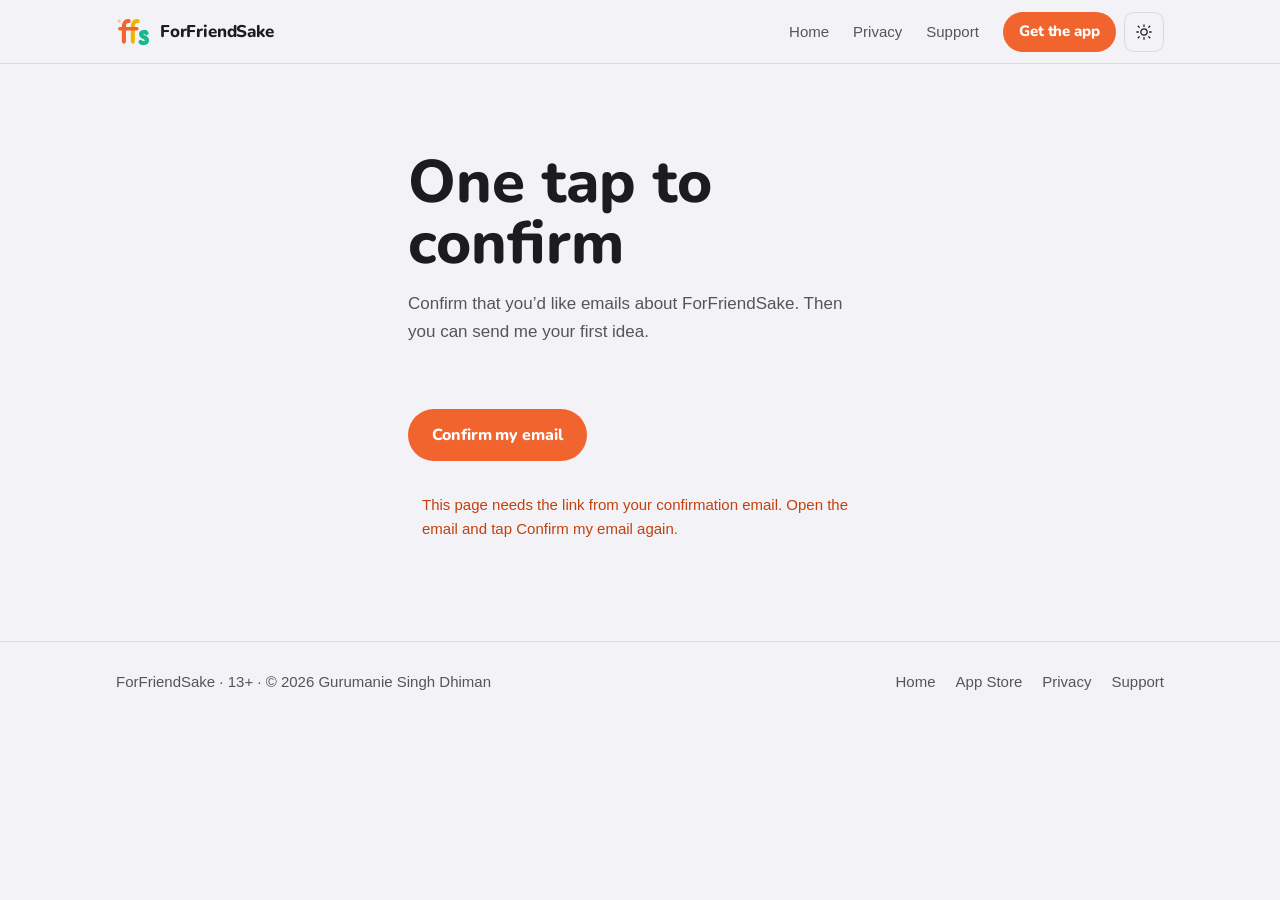
<file: confirm.html>
<!DOCTYPE html>
<html lang="en">
<head>
  <meta charset="UTF-8" />
  <script>
    (function () {
      try {
        var t = localStorage.getItem("ffs-theme");
        if (!t) t = window.matchMedia("(prefers-color-scheme: dark)").matches ? "dark" : "light";
        document.documentElement.setAttribute("data-theme", t);
      } catch (e) {}
    })();
  </script>
  <meta name="viewport" content="width=device-width, initial-scale=1.0" />
  <title>Confirm your email · ForFriendSake</title>
  <meta name="description" content="Confirm your email for the ForFriendSake Founding Squad." />
  <meta name="robots" content="noindex" />
  <link rel="icon" href="assets/favicon.png" type="image/png" />
  <link rel="canonical" href="https://www.forfriendsake.com/confirm.html" />
  <meta name="theme-color" content="#F2F2F7" media="(prefers-color-scheme: light)" />
  <meta name="theme-color" content="#000000" media="(prefers-color-scheme: dark)" />
  <link rel="stylesheet" href="site.css" />
</head>
<body>
  <a class="skip-link" href="#main">Skip to content</a>

  <header class="site-nav">
    <div class="nav-inner">
      <a class="nav-brand" href="index.html">
        <svg class="mark" viewBox="177 185 927 765" width="34" height="28" aria-hidden="true" focusable="false"><path class="m-y" d="M260 210 Q260 270 320 270 Q260 270 260 330 Q260 270 200 270 Q260 270 260 210 Z"/><path class="m-m" d="M1010 600 C988 552 860 548 860 628 C860 708 1024 704 1024 792 C1024 880 872 890 846 836"/><path class="m-o" d="M392 830 V430 C392 310 446 258 522 266"/><path class="m-y" d="M636 830 V430 C636 310 690 258 766 266"/><path class="m-o m-arm" d="M282 480 H746"/></svg>
        ForFriendSake
      </a>
      <nav aria-label="Primary">
        <ul class="nav-links">
          <li><a class="nav-link" href="index.html">Home</a></li>
          <li><a class="nav-link" href="privacy.html">Privacy</a></li>
          <li><a class="nav-link" href="support.html">Support</a></li>
        </ul>
      </nav>
      <div class="nav-actions">
        <a class="btn btn-small" href="https://apps.apple.com/us/app/forfriendsake/id6757169962">Get the app</a>
        <button class="theme-toggle" id="themeToggle" type="button" aria-label="Switch to dark mode" aria-pressed="false">
          <svg class="icon-sun" viewBox="0 0 24 24" fill="none" stroke="currentColor" stroke-width="1.7" stroke-linecap="round" aria-hidden="true"><circle cx="12" cy="12" r="4.2"/><line x1="12" y1="2.5" x2="12" y2="4.5"/><line x1="12" y1="19.5" x2="12" y2="21.5"/><line x1="4.2" y1="4.2" x2="5.6" y2="5.6"/><line x1="18.4" y1="18.4" x2="19.8" y2="19.8"/><line x1="2.5" y1="12" x2="4.5" y2="12"/><line x1="19.5" y1="12" x2="21.5" y2="12"/><line x1="4.2" y1="19.8" x2="5.6" y2="18.4"/><line x1="18.4" y1="5.6" x2="19.8" y2="4.2"/></svg>
          <svg class="icon-moon" viewBox="0 0 24 24" fill="none" stroke="currentColor" stroke-width="1.7" stroke-linecap="round" stroke-linejoin="round" aria-hidden="true"><path d="M20 14.3A8.2 8.2 0 1 1 9.7 4a6.6 6.6 0 0 0 10.3 10.3Z"/></svg>
        </button>
        <button class="nav-toggle" id="navToggle" type="button" aria-label="Open menu" aria-controls="navPanel" aria-expanded="false">
          <svg class="icon-menu" viewBox="0 0 24 24" fill="none" stroke="currentColor" stroke-width="1.7" stroke-linecap="round" aria-hidden="true"><line x1="3" y1="7" x2="21" y2="7"/><line x1="3" y1="12" x2="21" y2="12"/><line x1="3" y1="17" x2="21" y2="17"/></svg>
          <svg class="icon-close" viewBox="0 0 24 24" fill="none" stroke="currentColor" stroke-width="1.7" stroke-linecap="round" aria-hidden="true"><line x1="5" y1="5" x2="19" y2="19"/><line x1="19" y1="5" x2="5" y2="19"/></svg>
        </button>
      </div>
    </div>
  </header>
  <nav class="nav-panel" id="navPanel" aria-label="Mobile">
    <a href="index.html">Home</a>
    <a href="privacy.html">Privacy</a>
    <a href="support.html">Support</a>
    <a href="https://apps.apple.com/us/app/forfriendsake/id6757169962">App Store</a>
  </nav>

  <main id="main" class="doc">
    <div class="wrap flow">
      <header class="doc-header">
        <h1>One tap to confirm</h1>
        <p class="doc-lede">Confirm that you’d like emails about ForFriendSake. Then you can send me your first idea.</p>
      </header>
      <button class="btn" id="confirmButton" type="button">Confirm my email</button>
      <p class="form-status" id="confirmStatus" role="status" tabindex="-1" hidden></p>
    </div>
  </main>

  <footer class="site-footer">
    <div class="wrap footer-inner">
      <p class="footer-meta">ForFriendSake · 13+ · © 2026 Gurumanie Singh Dhiman</p>
      <nav class="footer-links" aria-label="Footer">
        <a href="index.html">Home</a>
        <a href="https://apps.apple.com/us/app/forfriendsake/id6757169962">App Store</a>
        <a href="privacy.html">Privacy</a>
        <a href="support.html">Support</a>
      </nav>
    </div>
  </footer>
  <script src="site.js" defer></script>
  <script src="community.js" defer></script>
</body>
</html>
</file>
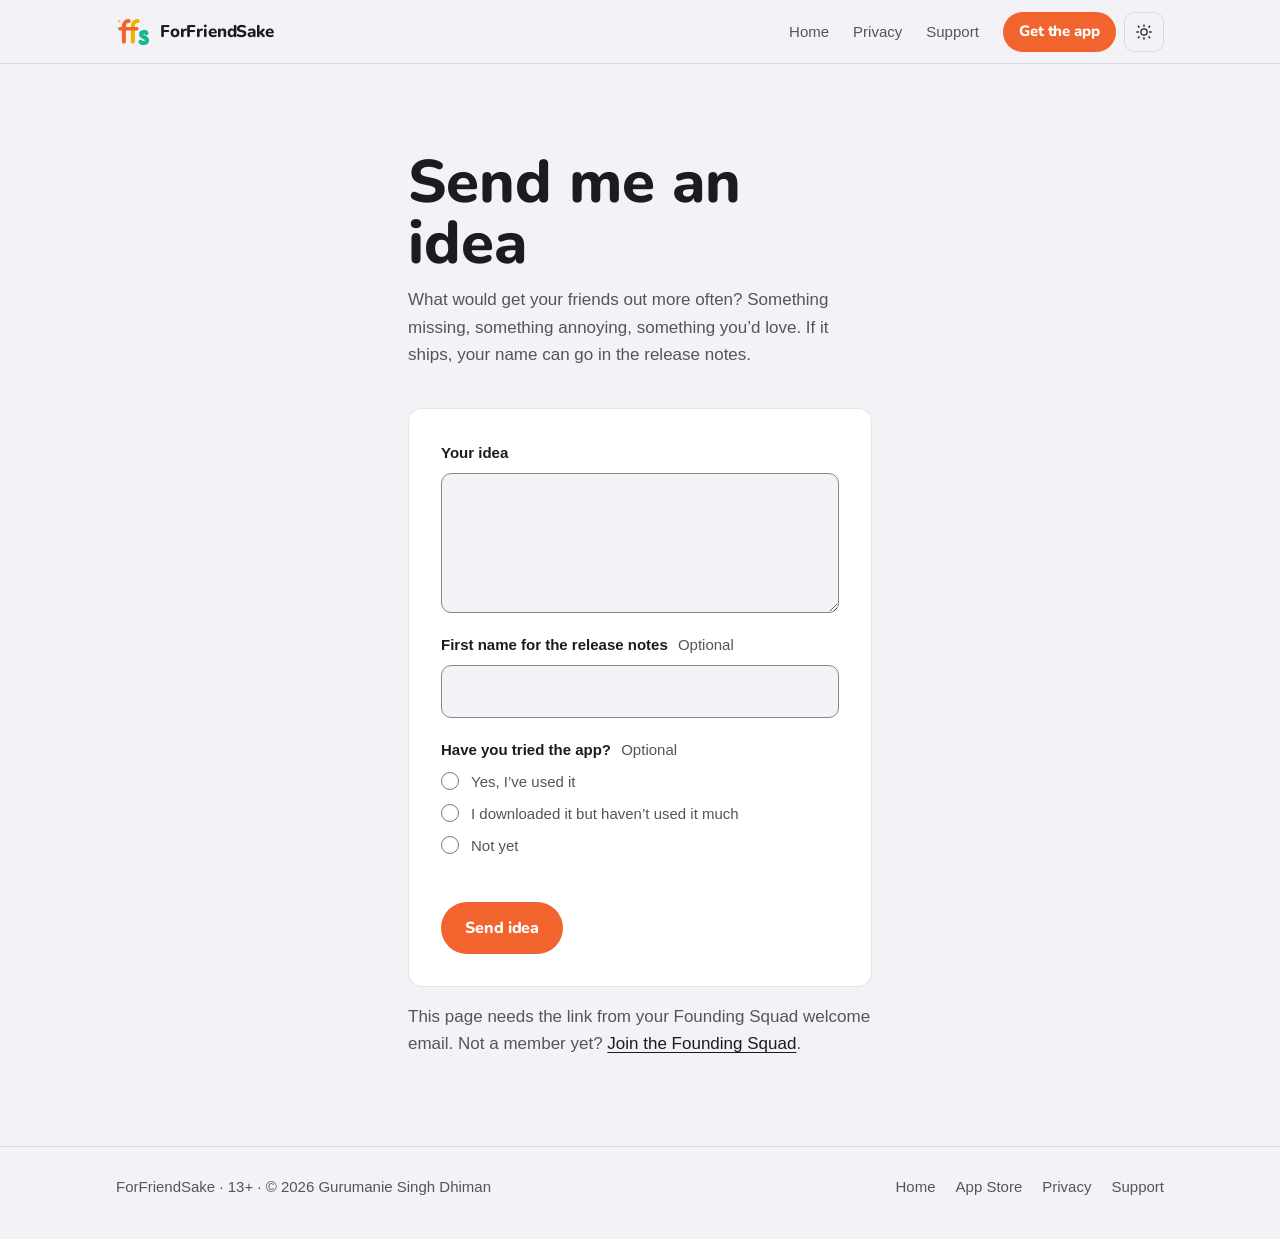
<file: founding-squad.html>
<!DOCTYPE html>
<html lang="en">
<head>
  <meta charset="UTF-8" />
  <script>
    (function () {
      try {
        var t = localStorage.getItem("ffs-theme");
        if (!t) t = window.matchMedia("(prefers-color-scheme: dark)").matches ? "dark" : "light";
        document.documentElement.setAttribute("data-theme", t);
      } catch (e) {}
    })();
  </script>
  <meta name="viewport" content="width=device-width, initial-scale=1.0" />
  <title>Send an idea · ForFriendSake</title>
  <meta name="description" content="Send Gurumanie an idea for ForFriendSake." />
  <meta name="robots" content="noindex" />
  <link rel="icon" href="assets/favicon.png" type="image/png" />
  <link rel="canonical" href="https://www.forfriendsake.com/founding-squad.html" />
  <meta name="theme-color" content="#F2F2F7" media="(prefers-color-scheme: light)" />
  <meta name="theme-color" content="#000000" media="(prefers-color-scheme: dark)" />
  <link rel="stylesheet" href="site.css" />
</head>
<body>
  <a class="skip-link" href="#main">Skip to content</a>

  <header class="site-nav">
    <div class="nav-inner">
      <a class="nav-brand" href="index.html">
        <svg class="mark" viewBox="177 185 927 765" width="34" height="28" aria-hidden="true" focusable="false"><path class="m-y" d="M260 210 Q260 270 320 270 Q260 270 260 330 Q260 270 200 270 Q260 270 260 210 Z"/><path class="m-m" d="M1010 600 C988 552 860 548 860 628 C860 708 1024 704 1024 792 C1024 880 872 890 846 836"/><path class="m-o" d="M392 830 V430 C392 310 446 258 522 266"/><path class="m-y" d="M636 830 V430 C636 310 690 258 766 266"/><path class="m-o m-arm" d="M282 480 H746"/></svg>
        ForFriendSake
      </a>
      <nav aria-label="Primary">
        <ul class="nav-links">
          <li><a class="nav-link" href="index.html">Home</a></li>
          <li><a class="nav-link" href="privacy.html">Privacy</a></li>
          <li><a class="nav-link" href="support.html">Support</a></li>
        </ul>
      </nav>
      <div class="nav-actions">
        <a class="btn btn-small" href="https://apps.apple.com/us/app/forfriendsake/id6757169962">Get the app</a>
        <button class="theme-toggle" id="themeToggle" type="button" aria-label="Switch to dark mode" aria-pressed="false">
          <svg class="icon-sun" viewBox="0 0 24 24" fill="none" stroke="currentColor" stroke-width="1.7" stroke-linecap="round" aria-hidden="true"><circle cx="12" cy="12" r="4.2"/><line x1="12" y1="2.5" x2="12" y2="4.5"/><line x1="12" y1="19.5" x2="12" y2="21.5"/><line x1="4.2" y1="4.2" x2="5.6" y2="5.6"/><line x1="18.4" y1="18.4" x2="19.8" y2="19.8"/><line x1="2.5" y1="12" x2="4.5" y2="12"/><line x1="19.5" y1="12" x2="21.5" y2="12"/><line x1="4.2" y1="19.8" x2="5.6" y2="18.4"/><line x1="18.4" y1="5.6" x2="19.8" y2="4.2"/></svg>
          <svg class="icon-moon" viewBox="0 0 24 24" fill="none" stroke="currentColor" stroke-width="1.7" stroke-linecap="round" stroke-linejoin="round" aria-hidden="true"><path d="M20 14.3A8.2 8.2 0 1 1 9.7 4a6.6 6.6 0 0 0 10.3 10.3Z"/></svg>
        </button>
        <button class="nav-toggle" id="navToggle" type="button" aria-label="Open menu" aria-controls="navPanel" aria-expanded="false">
          <svg class="icon-menu" viewBox="0 0 24 24" fill="none" stroke="currentColor" stroke-width="1.7" stroke-linecap="round" aria-hidden="true"><line x1="3" y1="7" x2="21" y2="7"/><line x1="3" y1="12" x2="21" y2="12"/><line x1="3" y1="17" x2="21" y2="17"/></svg>
          <svg class="icon-close" viewBox="0 0 24 24" fill="none" stroke="currentColor" stroke-width="1.7" stroke-linecap="round" aria-hidden="true"><line x1="5" y1="5" x2="19" y2="19"/><line x1="19" y1="5" x2="5" y2="19"/></svg>
        </button>
      </div>
    </div>
  </header>
  <nav class="nav-panel" id="navPanel" aria-label="Mobile">
    <a href="index.html">Home</a>
    <a href="privacy.html">Privacy</a>
    <a href="support.html">Support</a>
    <a href="https://apps.apple.com/us/app/forfriendsake/id6757169962">App Store</a>
  </nav>

  <main id="main" class="doc">
    <div class="wrap flow">
      <header class="doc-header">
        <h1>Send me an idea</h1>
        <p class="doc-lede" id="welcomeNote" hidden>You’re confirmed, and a welcome email is on its way. Keep it: the link in it brings you back here.</p>
        <p class="doc-lede">What would get your friends out more often? Something missing, something annoying, something you’d love. If it ships, your name can go in the release notes.</p>
      </header>
      <form class="join-form" id="ideaForm">
        <div class="field">
          <label for="ideaText">Your idea</label>
          <textarea id="ideaText" name="suggestion" required maxlength="2000"></textarea>
        </div>
        <div class="field">
          <label for="creditName">First name for the release notes <span class="optional">Optional</span></label>
          <input id="creditName" name="creditName" type="text" autocomplete="given-name" maxlength="40" />
        </div>
        <fieldset class="field">
          <legend>Have you tried the app? <span class="optional">Optional</span></legend>
          <label class="choice"><input type="radio" name="appUsage" value="tried" /> Yes, I’ve used it</label>
          <label class="choice"><input type="radio" name="appUsage" value="downloaded" /> I downloaded it but haven’t used it much</label>
          <label class="choice"><input type="radio" name="appUsage" value="not-yet" /> Not yet</label>
        </fieldset>
        <button class="btn" type="submit">Send idea</button>
        <p class="form-status" id="ideaStatus" role="status" tabindex="-1" hidden></p>
      </form>
      <p class="doc-lede" id="noToken" hidden>This page needs the link from your Founding Squad welcome email. Not a member yet? <a href="index.html#join">Join the Founding Squad</a>.</p>
    </div>
  </main>

  <footer class="site-footer">
    <div class="wrap footer-inner">
      <p class="footer-meta">ForFriendSake · 13+ · © 2026 Gurumanie Singh Dhiman</p>
      <nav class="footer-links" aria-label="Footer">
        <a href="index.html">Home</a>
        <a href="https://apps.apple.com/us/app/forfriendsake/id6757169962">App Store</a>
        <a href="privacy.html">Privacy</a>
        <a href="support.html">Support</a>
      </nav>
    </div>
  </footer>
  <script src="site.js" defer></script>
  <script src="community.js" defer></script>
</body>
</html>
</file>
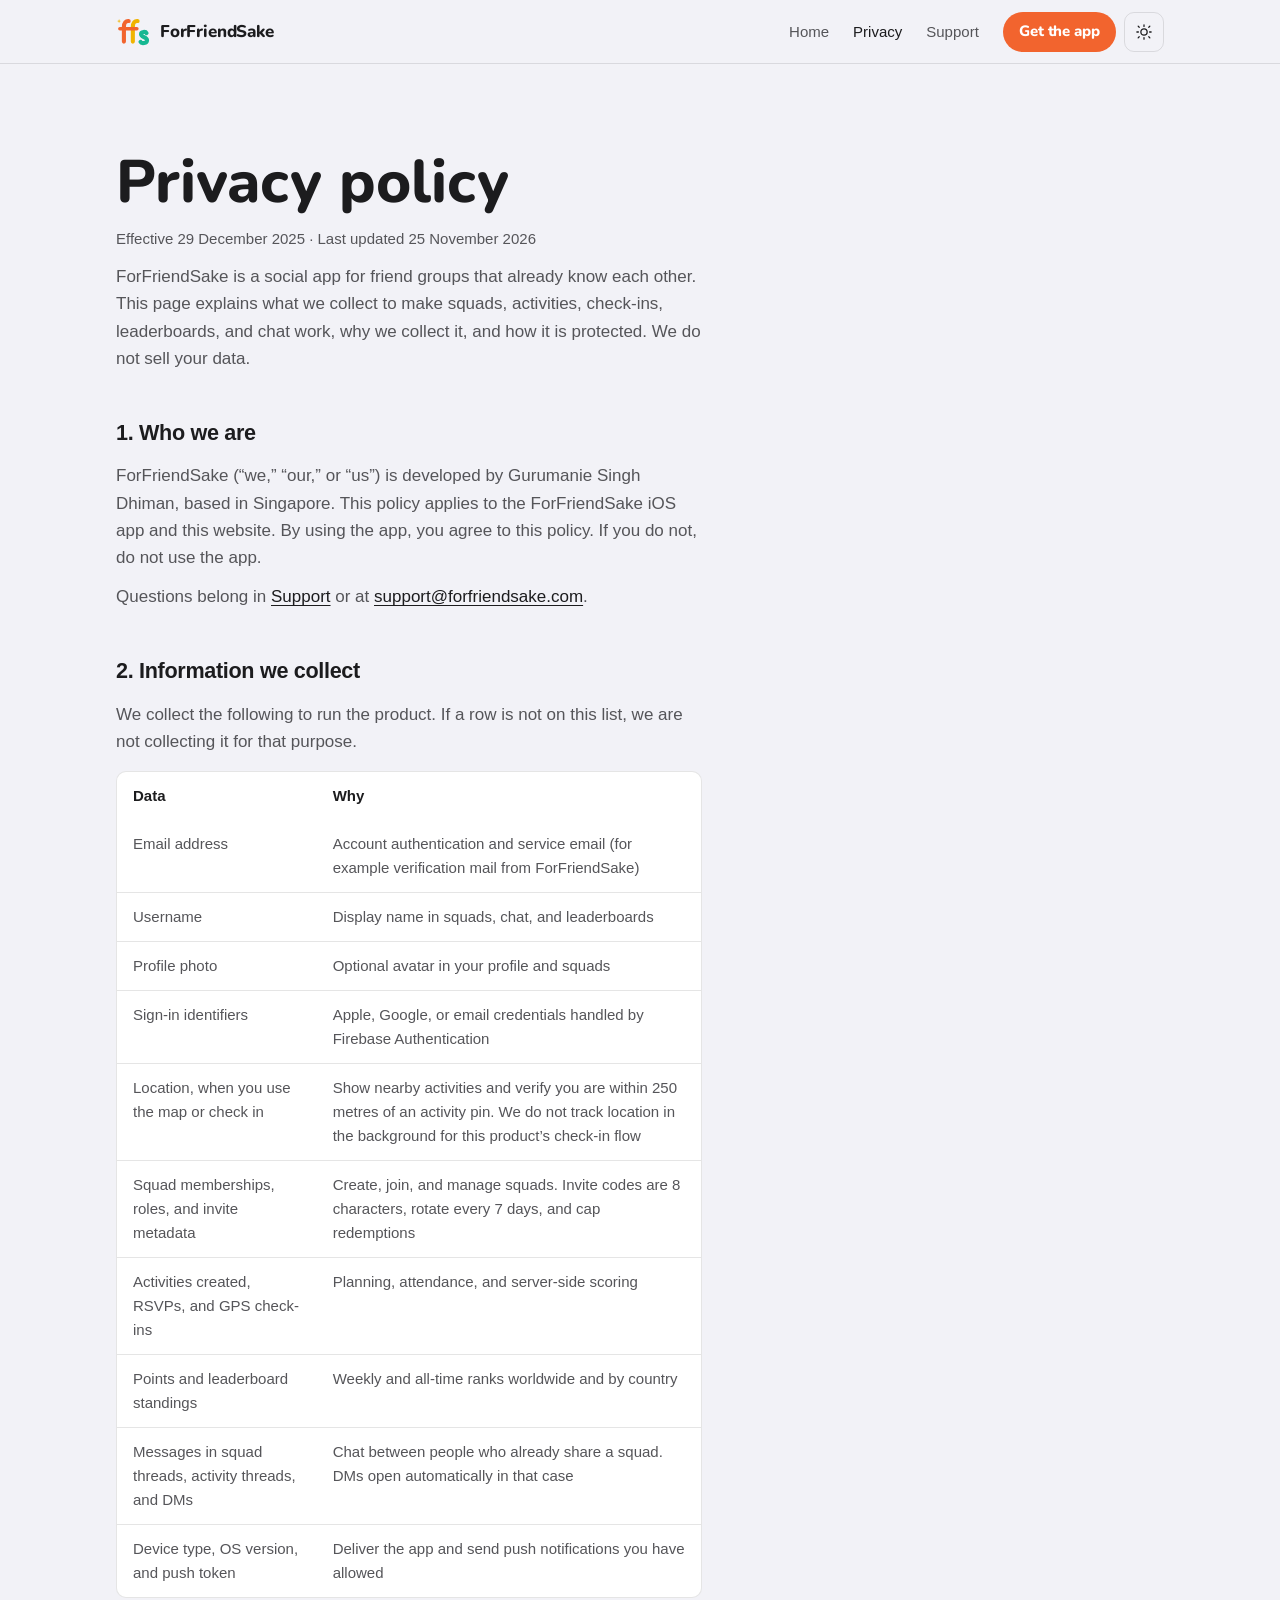
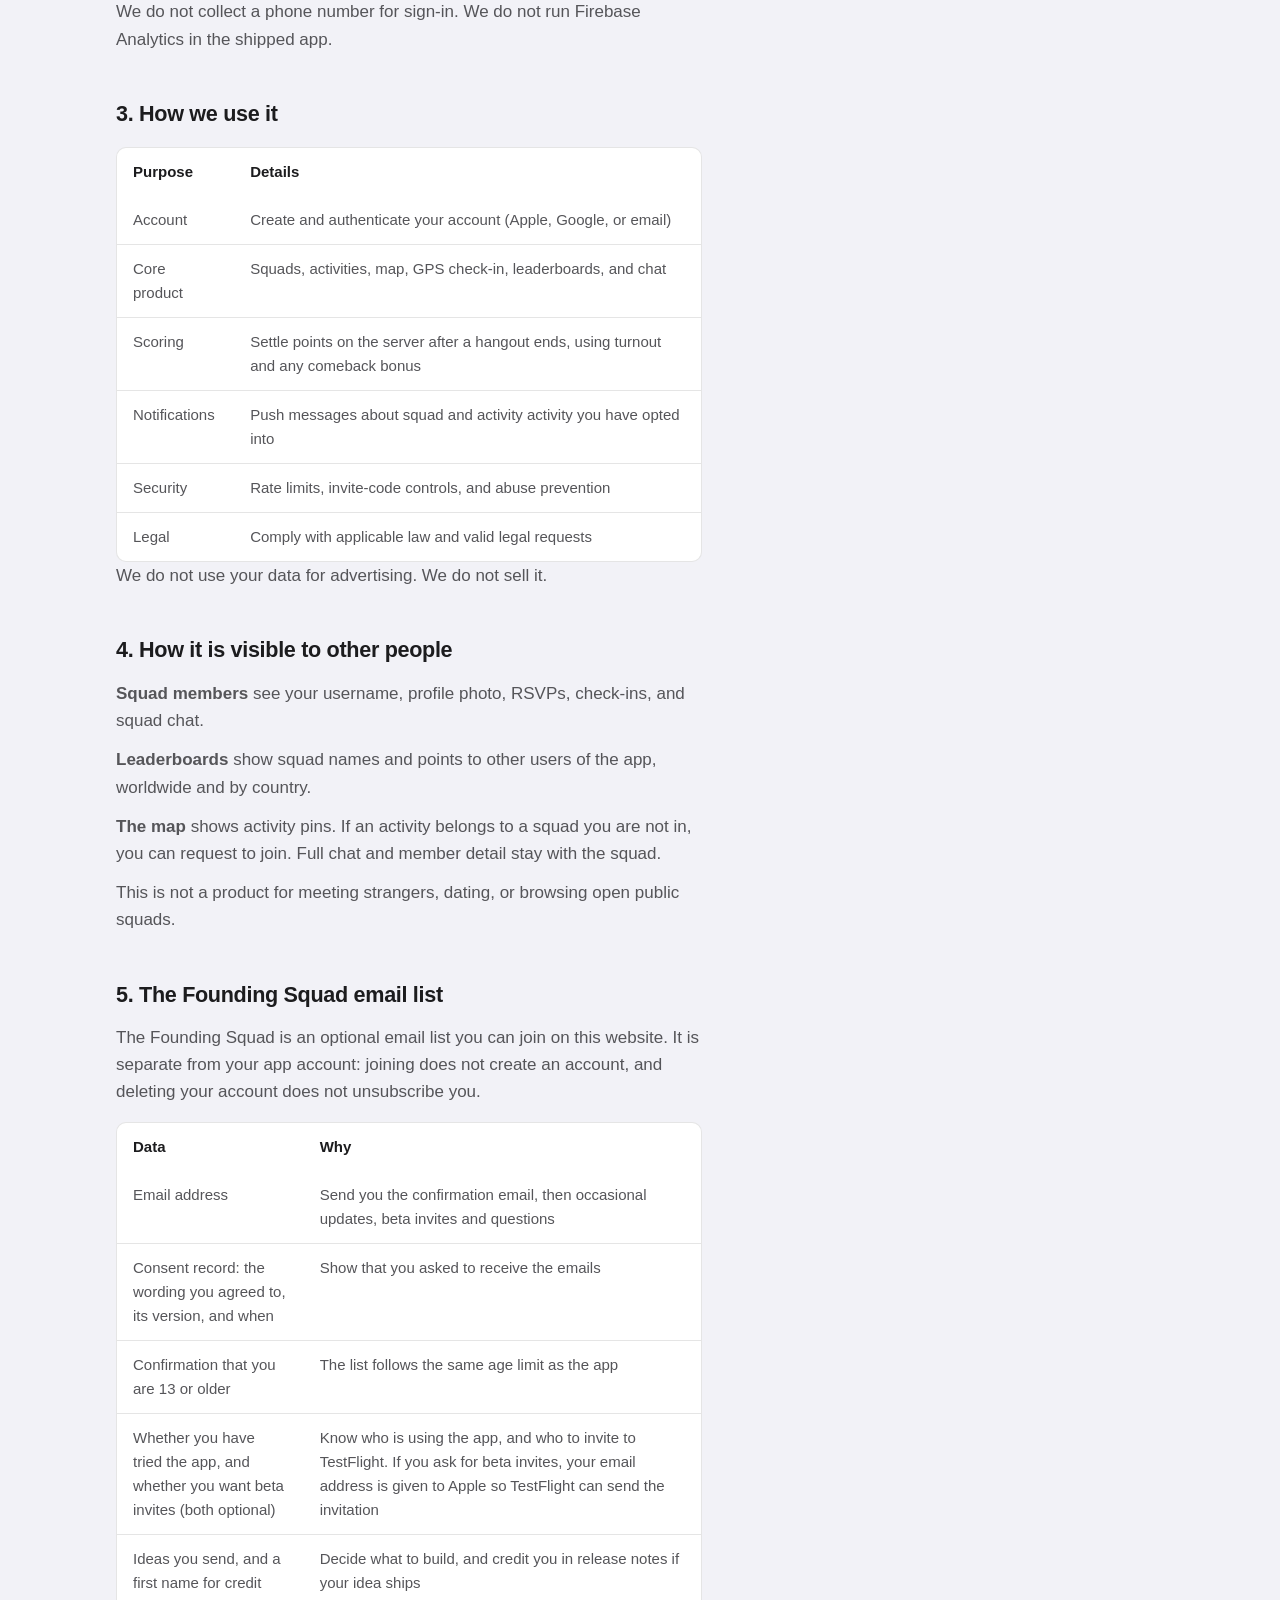
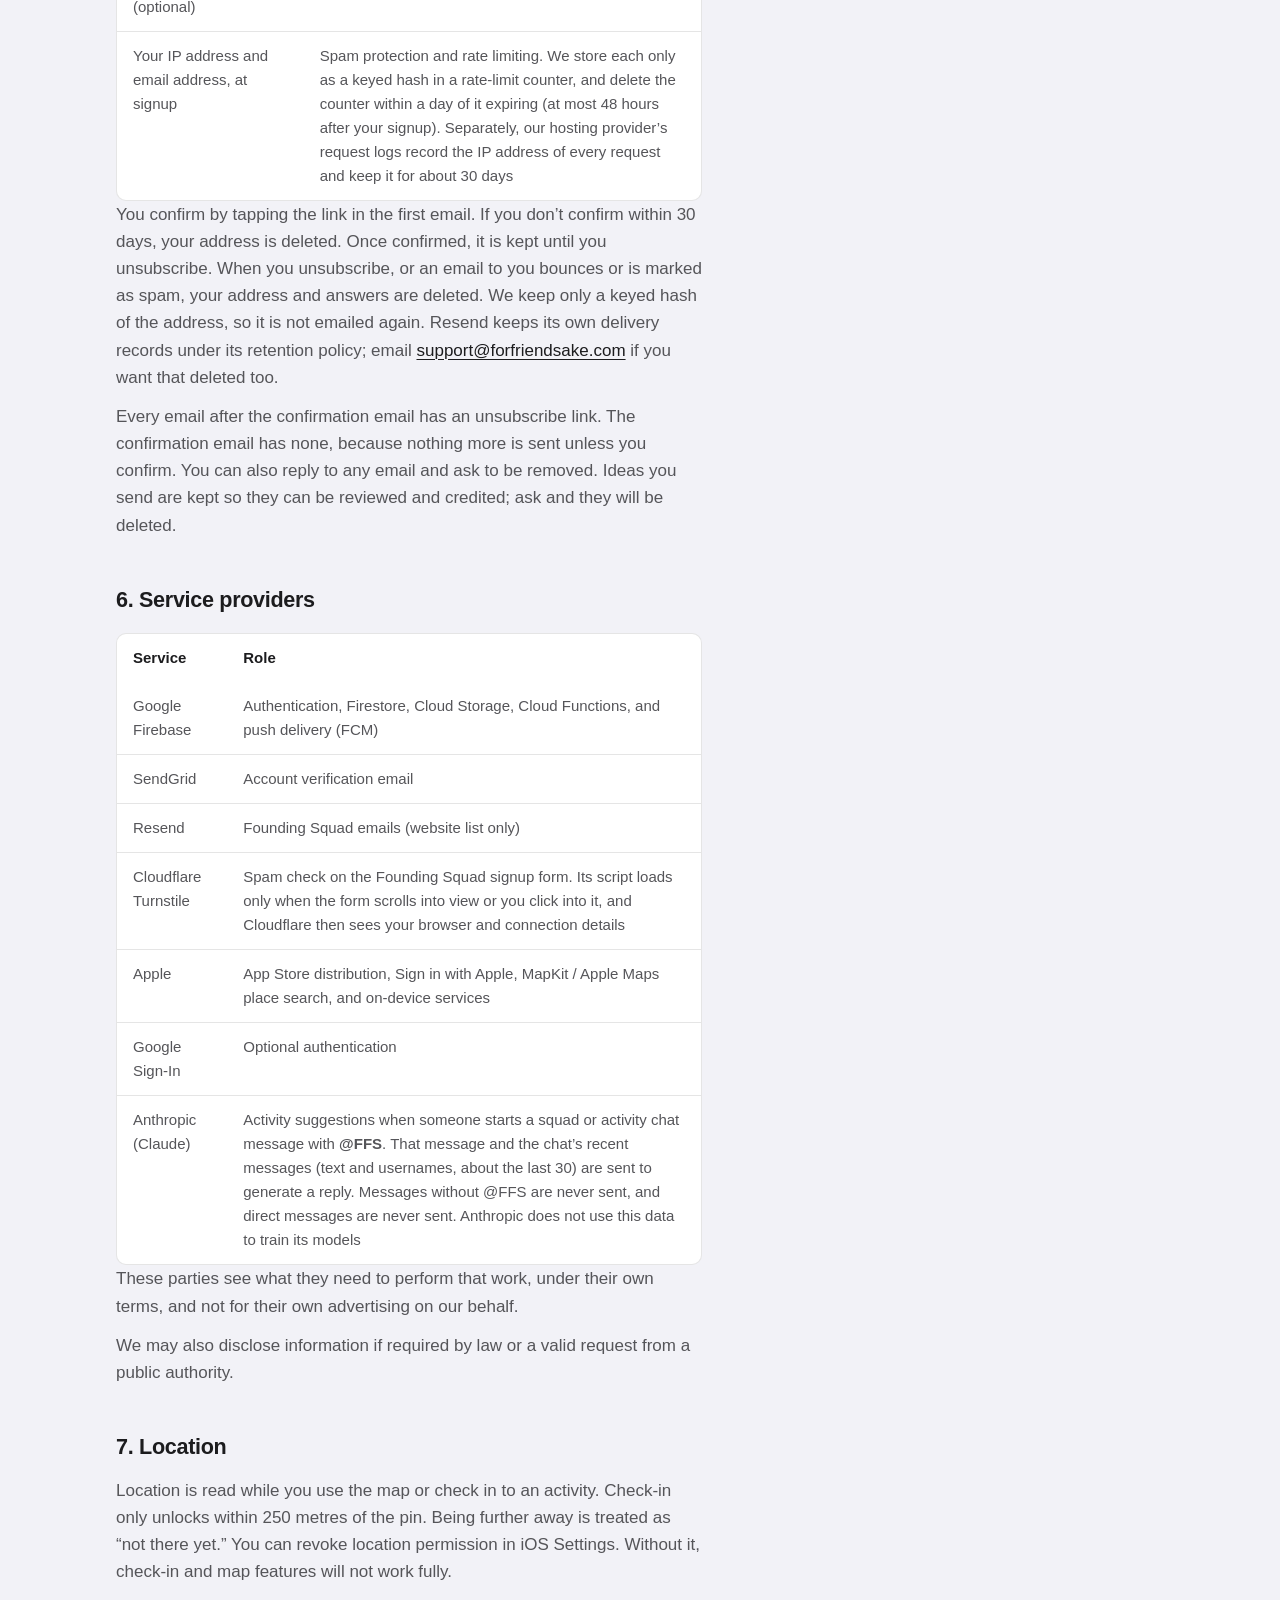
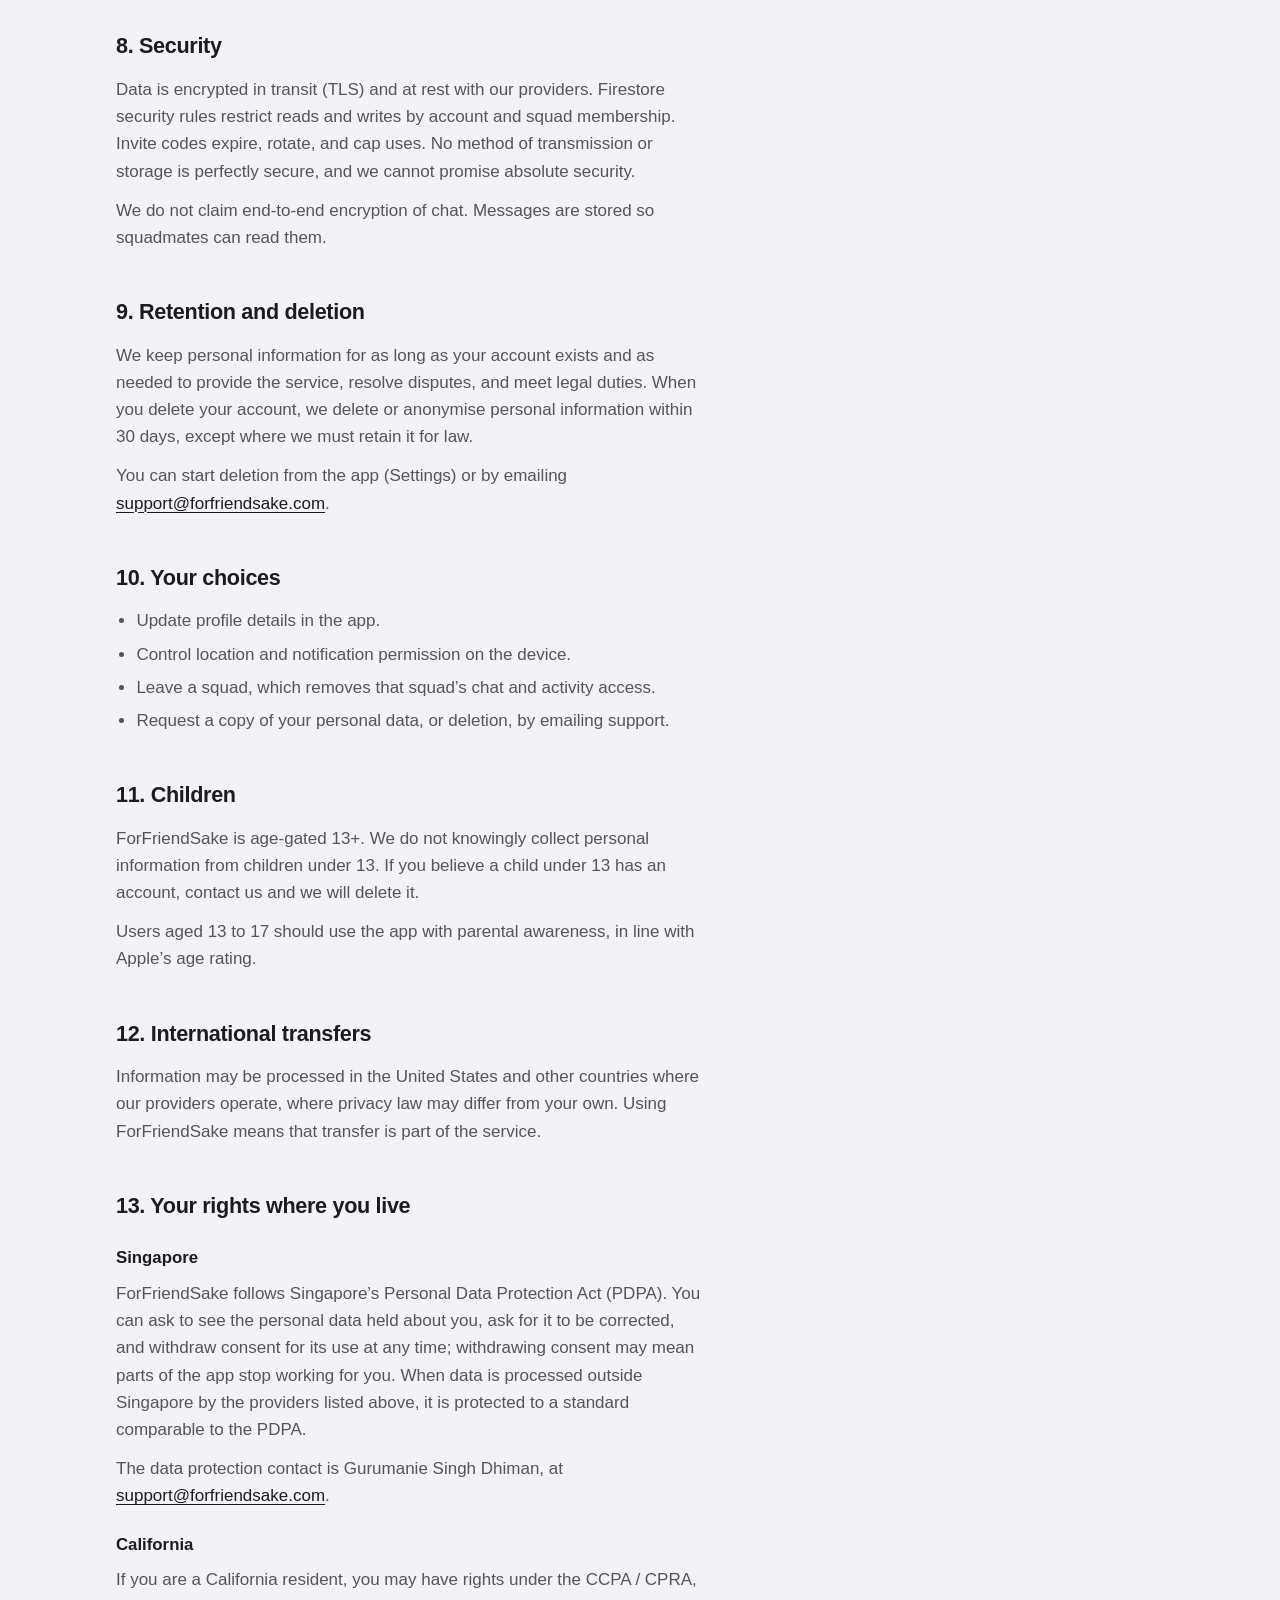
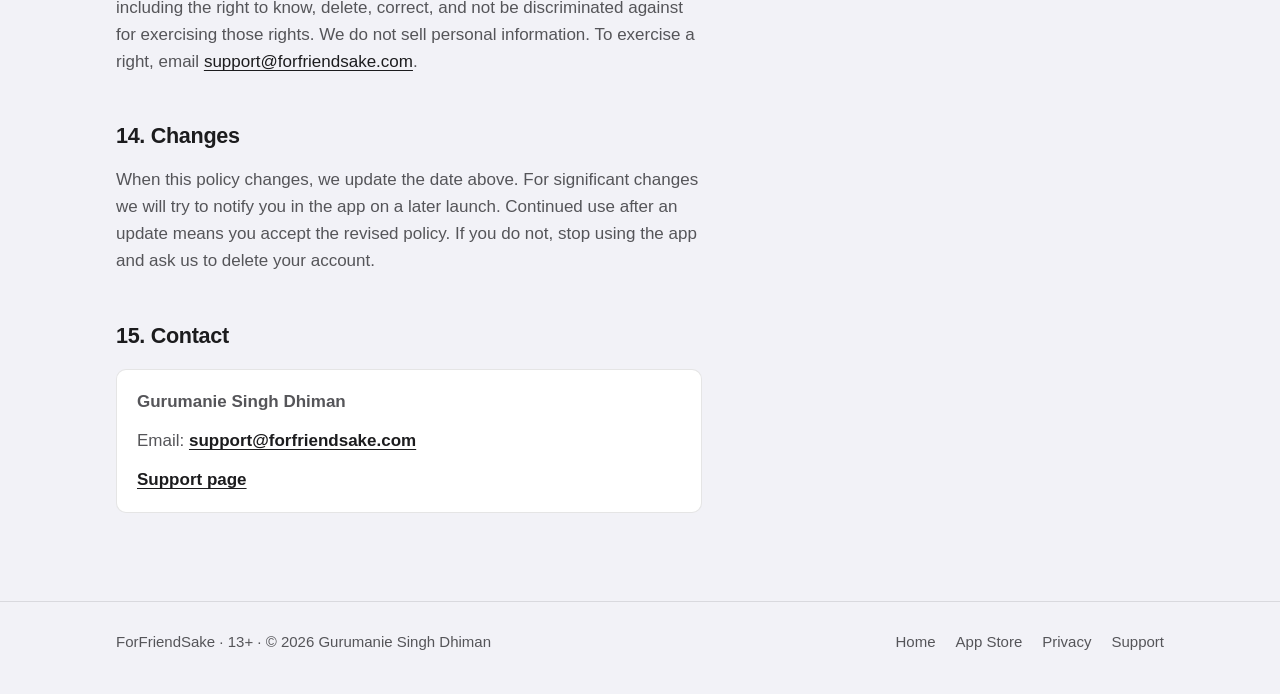
<file: privacy.html>
<!DOCTYPE html>
<html lang="en">
<head>
  <meta charset="UTF-8" />
  <script>
    (function () {
      try {
        var t = localStorage.getItem("ffs-theme");
        if (!t) t = window.matchMedia("(prefers-color-scheme: dark)").matches ? "dark" : "light";
        document.documentElement.setAttribute("data-theme", t);
      } catch (e) {}
    })();
  </script>
  <meta name="viewport" content="width=device-width, initial-scale=1.0" />
  <title>Privacy policy · ForFriendSake</title>
  <meta name="description" content="How ForFriendSake collects, uses, and protects account, location, squad, and message data. We do not sell your data." />
  <meta property="og:type" content="website" />
  <meta property="og:site_name" content="ForFriendSake" />
  <meta property="og:title" content="Privacy Policy · ForFriendSake" />
  <meta property="og:description" content="How ForFriendSake collects, uses and protects your information." />
  <meta property="og:url" content="https://www.forfriendsake.com/privacy.html" />
  <meta property="og:image" content="https://www.forfriendsake.com/assets/og.png" />
  <meta name="twitter:card" content="summary_large_image" />
  <link rel="icon" href="assets/favicon.png" type="image/png" />
  <link rel="canonical" href="https://www.forfriendsake.com/privacy.html" />
  <meta name="theme-color" content="#F2F2F7" media="(prefers-color-scheme: light)" />
  <meta name="theme-color" content="#000000" media="(prefers-color-scheme: dark)" />
  <link rel="stylesheet" href="site.css" />
</head>
<body>
  <a class="skip-link" href="#main">Skip to content</a>

  <header class="site-nav">
    <div class="nav-inner">
      <a class="nav-brand" href="index.html">
        <svg class="mark" viewBox="177 185 927 765" width="34" height="28" aria-hidden="true" focusable="false"><path class="m-y" d="M260 210 Q260 270 320 270 Q260 270 260 330 Q260 270 200 270 Q260 270 260 210 Z"/><path class="m-m" d="M1010 600 C988 552 860 548 860 628 C860 708 1024 704 1024 792 C1024 880 872 890 846 836"/><path class="m-o" d="M392 830 V430 C392 310 446 258 522 266"/><path class="m-y" d="M636 830 V430 C636 310 690 258 766 266"/><path class="m-o m-arm" d="M282 480 H746"/></svg>
        ForFriendSake
      </a>
      <nav aria-label="Primary">
        <ul class="nav-links">
          <li><a class="nav-link" href="index.html">Home</a></li>
          <li><a class="nav-link is-current" href="privacy.html" aria-current="page">Privacy</a></li>
          <li><a class="nav-link" href="support.html">Support</a></li>
        </ul>
      </nav>
      <div class="nav-actions">
        <a class="btn btn-small" href="https://apps.apple.com/app/id6757169962">Get the app</a>
        <button class="theme-toggle" id="themeToggle" type="button" aria-label="Switch to dark mode" aria-pressed="false">
          <svg class="icon-sun" viewBox="0 0 24 24" fill="none" stroke="currentColor" stroke-width="1.7" stroke-linecap="round" aria-hidden="true"><circle cx="12" cy="12" r="4.2"/><line x1="12" y1="2.5" x2="12" y2="4.5"/><line x1="12" y1="19.5" x2="12" y2="21.5"/><line x1="4.2" y1="4.2" x2="5.6" y2="5.6"/><line x1="18.4" y1="18.4" x2="19.8" y2="19.8"/><line x1="2.5" y1="12" x2="4.5" y2="12"/><line x1="19.5" y1="12" x2="21.5" y2="12"/><line x1="4.2" y1="19.8" x2="5.6" y2="18.4"/><line x1="18.4" y1="5.6" x2="19.8" y2="4.2"/></svg>
          <svg class="icon-moon" viewBox="0 0 24 24" fill="none" stroke="currentColor" stroke-width="1.7" stroke-linecap="round" stroke-linejoin="round" aria-hidden="true"><path d="M20 14.3A8.2 8.2 0 1 1 9.7 4a6.6 6.6 0 0 0 10.3 10.3Z"/></svg>
        </button>
        <button class="nav-toggle" id="navToggle" type="button" aria-label="Open menu" aria-controls="navPanel" aria-expanded="false">
          <svg class="icon-menu" viewBox="0 0 24 24" fill="none" stroke="currentColor" stroke-width="1.7" stroke-linecap="round" aria-hidden="true"><line x1="3" y1="7" x2="21" y2="7"/><line x1="3" y1="12" x2="21" y2="12"/><line x1="3" y1="17" x2="21" y2="17"/></svg>
          <svg class="icon-close" viewBox="0 0 24 24" fill="none" stroke="currentColor" stroke-width="1.7" stroke-linecap="round" aria-hidden="true"><line x1="5" y1="5" x2="19" y2="19"/><line x1="19" y1="5" x2="5" y2="19"/></svg>
        </button>
      </div>
    </div>
  </header>
  <nav class="nav-panel" id="navPanel" aria-label="Mobile">
    <a href="index.html">Home</a>
    <a href="privacy.html" aria-current="page">Privacy</a>
    <a href="support.html">Support</a>
    <a href="https://apps.apple.com/app/id6757169962">App Store</a>
  </nav>

  <main id="main" class="doc">
    <div class="wrap">
      <header class="doc-header">
        <h1>Privacy policy</h1>
        <p class="doc-updated">Effective 29 December 2025 · Last updated 25 November 2026</p>
        <p class="doc-lede">ForFriendSake is a social app for friend groups that already know each other. This page explains what we collect to make squads, activities, check-ins, leaderboards, and chat work, why we collect it, and how it is protected. We do not sell your data.</p>
      </header>

      <article>

        <section class="doc-section">
        <h2>1. Who we are</h2>
        <p>ForFriendSake (“we,” “our,” or “us”) is developed by Gurumanie Singh Dhiman, based in Singapore. This policy applies to the ForFriendSake iOS app and this website. By using the app, you agree to this policy. If you do not, do not use the app.</p>
        <p>Questions belong in <a href="support.html">Support</a> or at <a href="mailto:support@forfriendsake.com">support@forfriendsake.com</a>.</p>
        </section>

        <section class="doc-section">
        <h2>2. Information we collect</h2>
        <p>We collect the following to run the product. If a row is not on this list, we are not collecting it for that purpose.</p>
        <div class="table-wrap">
          <table>
            <thead>
              <tr><th>Data</th><th>Why</th></tr>
            </thead>
            <tbody>
              <tr><td>Email address</td><td>Account authentication and service email (for example verification mail from ForFriendSake)</td></tr>
              <tr><td>Username</td><td>Display name in squads, chat, and leaderboards</td></tr>
              <tr><td>Profile photo</td><td>Optional avatar in your profile and squads</td></tr>
              <tr><td>Sign-in identifiers</td><td>Apple, Google, or email credentials handled by Firebase Authentication</td></tr>
              <tr><td>Location, when you use the map or check in</td><td>Show nearby activities and verify you are within 250 metres of an activity pin. We do not track location in the background for this product’s check-in flow</td></tr>
              <tr><td>Squad memberships, roles, and invite metadata</td><td>Create, join, and manage squads. Invite codes are 8 characters, rotate every 7 days, and cap redemptions</td></tr>
              <tr><td>Activities created, RSVPs, and GPS check-ins</td><td>Planning, attendance, and server-side scoring</td></tr>
              <tr><td>Points and leaderboard standings</td><td>Weekly and all-time ranks worldwide and by country</td></tr>
              <tr><td>Messages in squad threads, activity threads, and DMs</td><td>Chat between people who already share a squad. DMs open automatically in that case</td></tr>
              <tr><td>Device type, OS version, and push token</td><td>Deliver the app and send push notifications you have allowed</td></tr>
            </tbody>
          </table>
        </div>
        <p>We do not collect a phone number for sign-in. We do not run Firebase Analytics in the shipped app.</p>
        </section>

        <section class="doc-section">
        <h2>3. How we use it</h2>
        <div class="table-wrap">
          <table>
            <thead>
              <tr><th>Purpose</th><th>Details</th></tr>
            </thead>
            <tbody>
              <tr><td>Account</td><td>Create and authenticate your account (Apple, Google, or email)</td></tr>
              <tr><td>Core product</td><td>Squads, activities, map, GPS check-in, leaderboards, and chat</td></tr>
              <tr><td>Scoring</td><td>Settle points on the server after a hangout ends, using turnout and any comeback bonus</td></tr>
              <tr><td>Notifications</td><td>Push messages about squad and activity activity you have opted into</td></tr>
              <tr><td>Security</td><td>Rate limits, invite-code controls, and abuse prevention</td></tr>
              <tr><td>Legal</td><td>Comply with applicable law and valid legal requests</td></tr>
            </tbody>
          </table>
        </div>
        <p>We do not use your data for advertising. We do not sell it.</p>
        </section>

        <section class="doc-section">
        <h2>4. How it is visible to other people</h2>
        <p><strong>Squad members</strong> see your username, profile photo, RSVPs, check-ins, and squad chat.</p>
        <p><strong>Leaderboards</strong> show squad names and points to other users of the app, worldwide and by country.</p>
        <p><strong>The map</strong> shows activity pins. If an activity belongs to a squad you are not in, you can request to join. Full chat and member detail stay with the squad.</p>
        <p>This is not a product for meeting strangers, dating, or browsing open public squads.</p>
        </section>

        <section class="doc-section" id="founding-squad">
        <h2>5. The Founding Squad email list</h2>
        <p>The Founding Squad is an optional email list you can join on this website. It is separate from your app account: joining does not create an account, and deleting your account does not unsubscribe you.</p>
        <div class="table-wrap">
          <table>
            <thead>
              <tr><th>Data</th><th>Why</th></tr>
            </thead>
            <tbody>
              <tr><td>Email address</td><td>Send you the confirmation email, then occasional updates, beta invites and questions</td></tr>
              <tr><td>Consent record: the wording you agreed to, its version, and when</td><td>Show that you asked to receive the emails</td></tr>
              <tr><td>Confirmation that you are 13 or older</td><td>The list follows the same age limit as the app</td></tr>
              <tr><td>Whether you have tried the app, and whether you want beta invites (both optional)</td><td>Know who is using the app, and who to invite to TestFlight. If you ask for beta invites, your email address is given to Apple so TestFlight can send the invitation</td></tr>
              <tr><td>Ideas you send, and a first name for credit (optional)</td><td>Decide what to build, and credit you in release notes if your idea ships</td></tr>
              <tr><td>Your IP address and email address, at signup</td><td>Spam protection and rate limiting. We store each only as a keyed hash in a rate-limit counter, and delete the counter within a day of it expiring (at most 48 hours after your signup). Separately, our hosting provider’s request logs record the IP address of every request and keep it for about 30 days</td></tr>
            </tbody>
          </table>
        </div>
        <p>You confirm by tapping the link in the first email. If you don’t confirm within 30 days, your address is deleted. Once confirmed, it is kept until you unsubscribe. When you unsubscribe, or an email to you bounces or is marked as spam, your address and answers are deleted. We keep only a keyed hash of the address, so it is not emailed again. Resend keeps its own delivery records under its retention policy; email <a href="mailto:support@forfriendsake.com">support@forfriendsake.com</a> if you want that deleted too.</p>
        <p>Every email after the confirmation email has an unsubscribe link. The confirmation email has none, because nothing more is sent unless you confirm. You can also reply to any email and ask to be removed. Ideas you send are kept so they can be reviewed and credited; ask and they will be deleted.</p>
        </section>

        <section class="doc-section">
        <h2>6. Service providers</h2>
        <div class="table-wrap">
          <table>
            <thead>
              <tr><th>Service</th><th>Role</th></tr>
            </thead>
            <tbody>
              <tr><td>Google Firebase</td><td>Authentication, Firestore, Cloud Storage, Cloud Functions, and push delivery (FCM)</td></tr>
              <tr><td>SendGrid</td><td>Account verification email</td></tr>
              <tr><td>Resend</td><td>Founding Squad emails (website list only)</td></tr>
              <tr><td>Cloudflare Turnstile</td><td>Spam check on the Founding Squad signup form. Its script loads only when the form scrolls into view or you click into it, and Cloudflare then sees your browser and connection details</td></tr>
              <tr><td>Apple</td><td>App Store distribution, Sign in with Apple, MapKit / Apple Maps place search, and on-device services</td></tr>
              <tr><td>Google Sign-In</td><td>Optional authentication</td></tr>
              <tr><td>Anthropic (Claude)</td><td>Activity suggestions when someone starts a squad or activity chat message with <strong>@FFS</strong>. That message and the chat’s recent messages (text and usernames, about the last 30) are sent to generate a reply. Messages without @FFS are never sent, and direct messages are never sent. Anthropic does not use this data to train its models</td></tr>
            </tbody>
          </table>
        </div>
        <p>These parties see what they need to perform that work, under their own terms, and not for their own advertising on our behalf.</p>
        <p>We may also disclose information if required by law or a valid request from a public authority.</p>
        </section>

        <section class="doc-section">
        <h2>7. Location</h2>
        <p>Location is read while you use the map or check in to an activity. Check-in only unlocks within 250 metres of the pin. Being further away is treated as “not there yet.” You can revoke location permission in iOS Settings. Without it, check-in and map features will not work fully.</p>
        </section>

        <section class="doc-section">
        <h2>8. Security</h2>
        <p>Data is encrypted in transit (TLS) and at rest with our providers. Firestore security rules restrict reads and writes by account and squad membership. Invite codes expire, rotate, and cap uses. No method of transmission or storage is perfectly secure, and we cannot promise absolute security.</p>
        <p>We do not claim end-to-end encryption of chat. Messages are stored so squadmates can read them.</p>
        </section>

        <section class="doc-section">
        <h2>9. Retention and deletion</h2>
        <p>We keep personal information for as long as your account exists and as needed to provide the service, resolve disputes, and meet legal duties. When you delete your account, we delete or anonymise personal information within 30 days, except where we must retain it for law.</p>
        <p>You can start deletion from the app (Settings) or by emailing <a href="mailto:support@forfriendsake.com">support@forfriendsake.com</a>.</p>
        </section>

        <section class="doc-section">
        <h2>10. Your choices</h2>
        <ul>
          <li>Update profile details in the app.</li>
          <li>Control location and notification permission on the device.</li>
          <li>Leave a squad, which removes that squad’s chat and activity access.</li>
          <li>Request a copy of your personal data, or deletion, by emailing support.</li>
        </ul>
        </section>

        <section class="doc-section">
        <h2>11. Children</h2>
        <p>ForFriendSake is age-gated 13+. We do not knowingly collect personal information from children under 13. If you believe a child under 13 has an account, contact us and we will delete it.</p>
        <p>Users aged 13 to 17 should use the app with parental awareness, in line with Apple’s age rating.</p>
        </section>

        <section class="doc-section">
        <h2>12. International transfers</h2>
        <p>Information may be processed in the United States and other countries where our providers operate, where privacy law may differ from your own. Using ForFriendSake means that transfer is part of the service.</p>
        </section>

        <section class="doc-section">
        <h2>13. Your rights where you live</h2>
        <h3>Singapore</h3>
        <p>ForFriendSake follows Singapore’s Personal Data Protection Act (PDPA). You can ask to see the personal data held about you, ask for it to be corrected, and withdraw consent for its use at any time; withdrawing consent may mean parts of the app stop working for you. When data is processed outside Singapore by the providers listed above, it is protected to a standard comparable to the PDPA.</p>
        <p>The data protection contact is Gurumanie Singh Dhiman, at <a href="mailto:support@forfriendsake.com">support@forfriendsake.com</a>.</p>
        <h3>California</h3>
        <p>If you are a California resident, you may have rights under the CCPA / CPRA, including the right to know, delete, correct, and not be discriminated against for exercising those rights. We do not sell personal information. To exercise a right, email <a href="mailto:support@forfriendsake.com">support@forfriendsake.com</a>.</p>
        </section>

        <section class="doc-section">
        <h2>14. Changes</h2>
        <p>When this policy changes, we update the date above. For significant changes we will try to notify you in the app on a later launch. Continued use after an update means you accept the revised policy. If you do not, stop using the app and ask us to delete your account.</p>
        </section>

        <section class="doc-section">
        <h2>15. Contact</h2>
        <div class="contact-card">
          <p><strong>Gurumanie Singh Dhiman</strong></p>
          <p>Email: <a href="mailto:support@forfriendsake.com">support@forfriendsake.com</a></p>
          <p><a href="support.html">Support page</a></p>
        </div>
      
        </section>
      </article>
    </div>
  </main>

  <footer class="site-footer">
    <div class="wrap footer-inner">
      <p class="footer-meta">ForFriendSake · 13+ · © 2026 Gurumanie Singh Dhiman</p>
      <nav class="footer-links" aria-label="Footer">
        <a href="index.html">Home</a>
        <a href="https://apps.apple.com/app/id6757169962">App Store</a>
        <a href="privacy.html" aria-current="page">Privacy</a>
        <a href="support.html">Support</a>
      </nav>
    </div>
  </footer>
  <script src="site.js" defer></script>
</body>
</html>
</file>
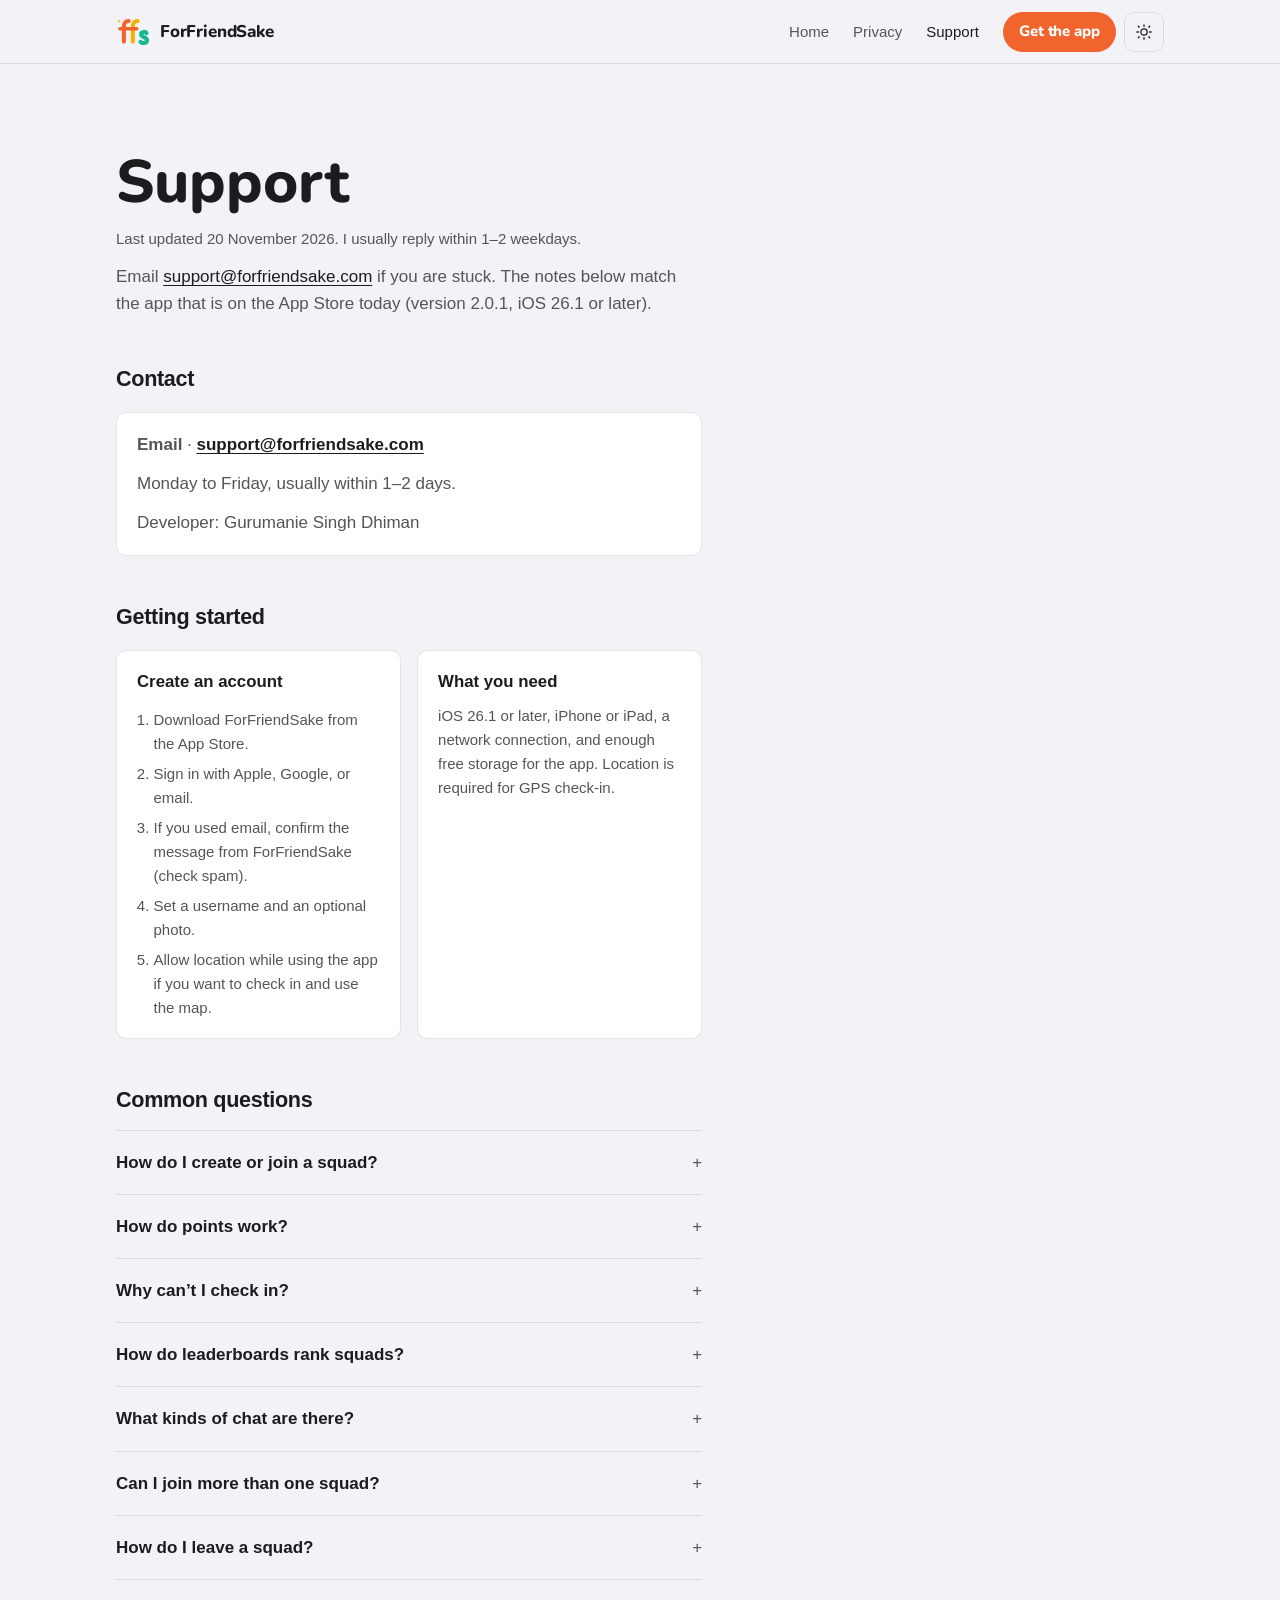
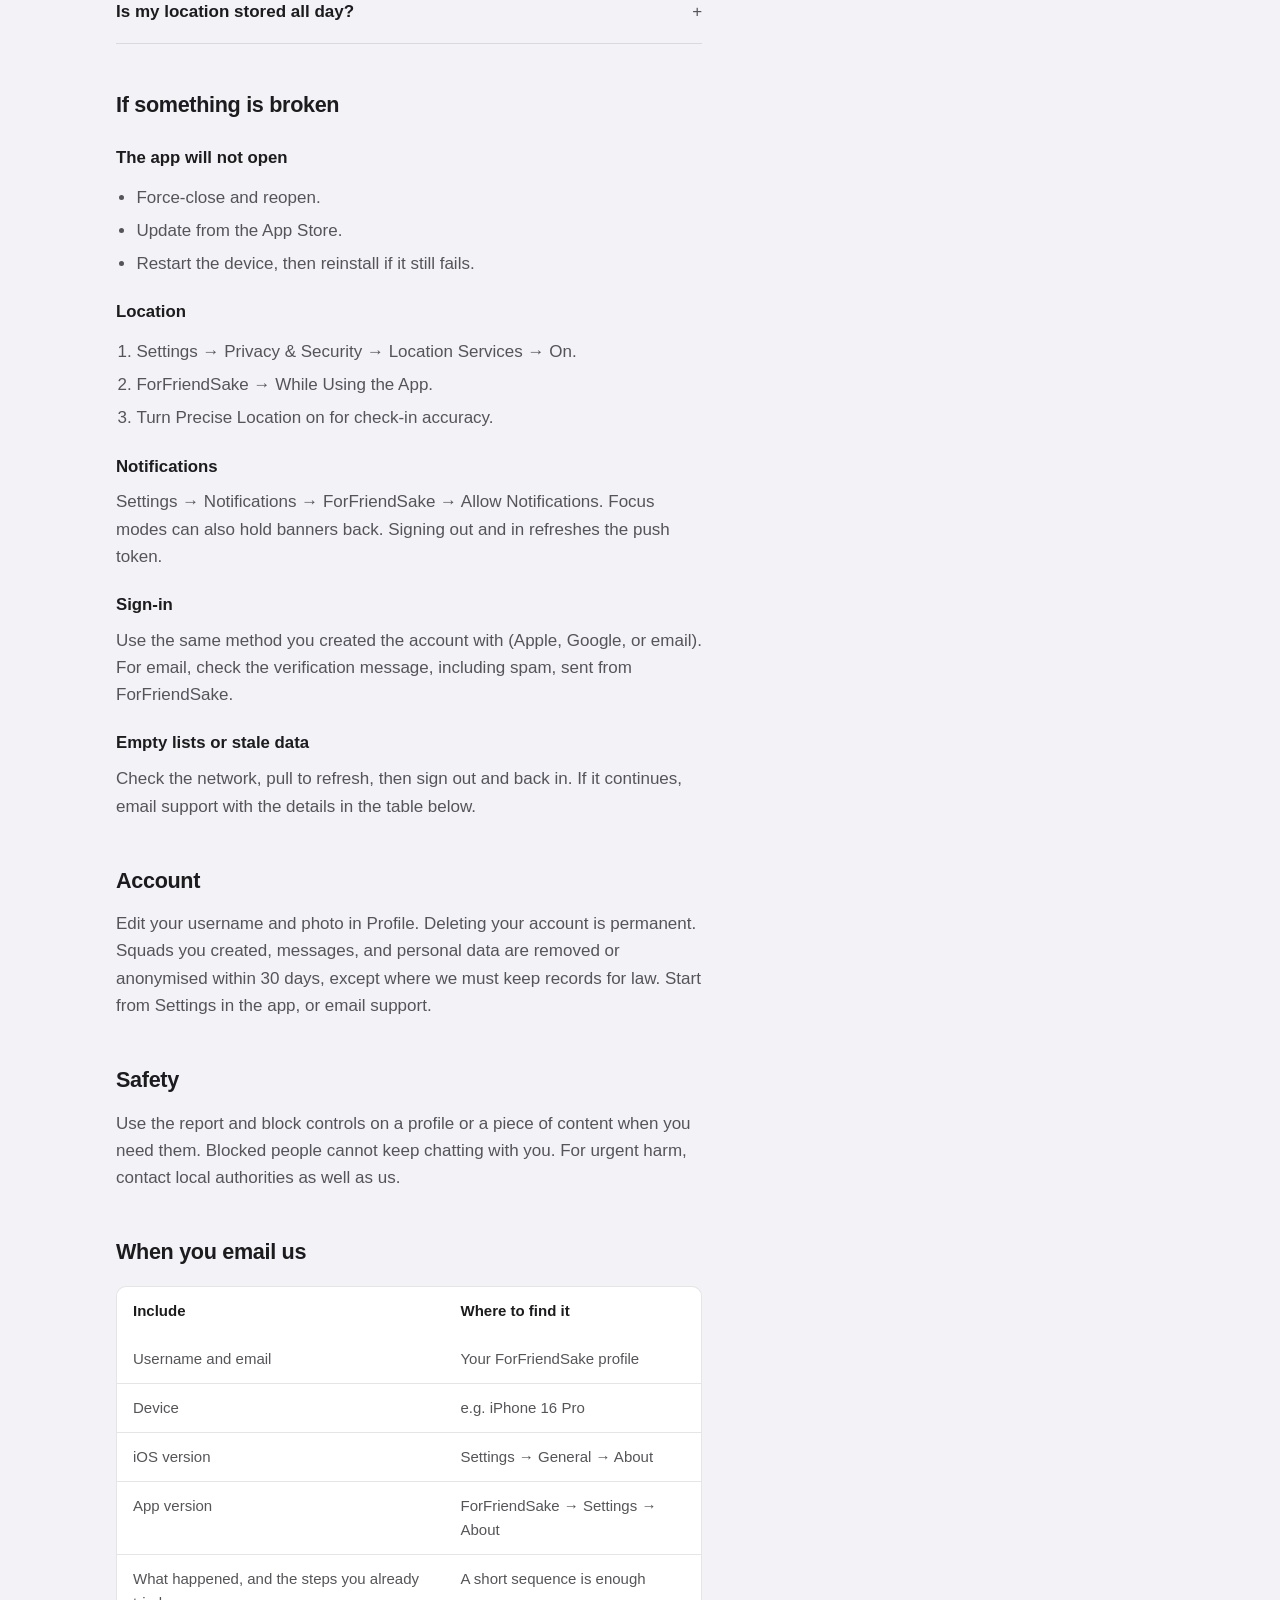
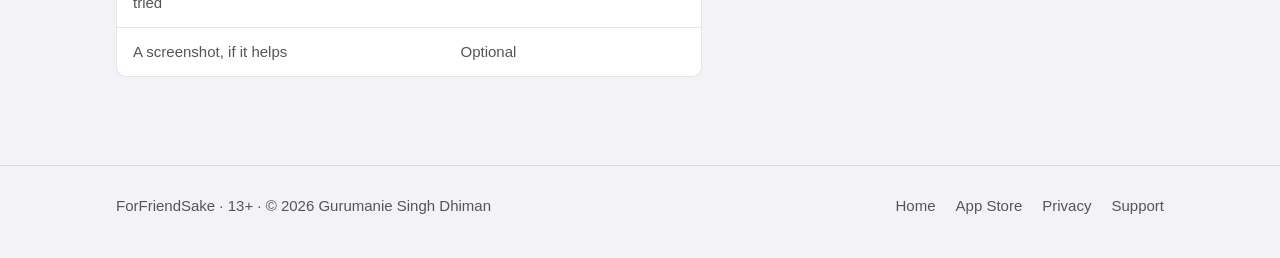
<file: support.html>
<!DOCTYPE html>
<html lang="en">
<head>
  <meta charset="UTF-8" />
  <script>
    (function () {
      try {
        var t = localStorage.getItem("ffs-theme");
        if (!t) t = window.matchMedia("(prefers-color-scheme: dark)").matches ? "dark" : "light";
        document.documentElement.setAttribute("data-theme", t);
      } catch (e) {}
    })();
  </script>
  <meta name="viewport" content="width=device-width, initial-scale=1.0" />
  <title>Support · ForFriendSake</title>
  <meta name="description" content="Help for ForFriendSake: sign-in, squads, check-in within 250 metres, points, leaderboards, and account deletion. Email support@forfriendsake.com." />
  <meta property="og:type" content="website" />
  <meta property="og:site_name" content="ForFriendSake" />
  <meta property="og:title" content="Support · ForFriendSake" />
  <meta property="og:description" content="Help with ForFriendSake: squads, activities, check-ins and your account." />
  <meta property="og:url" content="https://www.forfriendsake.com/support.html" />
  <meta property="og:image" content="https://www.forfriendsake.com/assets/og.png" />
  <meta name="twitter:card" content="summary_large_image" />
  <link rel="icon" href="assets/favicon.png" type="image/png" />
  <link rel="canonical" href="https://www.forfriendsake.com/support.html" />
  <meta name="theme-color" content="#F2F2F7" media="(prefers-color-scheme: light)" />
  <meta name="theme-color" content="#000000" media="(prefers-color-scheme: dark)" />
  <link rel="stylesheet" href="site.css" />
</head>
<body>
  <a class="skip-link" href="#main">Skip to content</a>

  <header class="site-nav">
    <div class="nav-inner">
      <a class="nav-brand" href="index.html">
        <svg class="mark" viewBox="177 185 927 765" width="34" height="28" aria-hidden="true" focusable="false"><path class="m-y" d="M260 210 Q260 270 320 270 Q260 270 260 330 Q260 270 200 270 Q260 270 260 210 Z"/><path class="m-m" d="M1010 600 C988 552 860 548 860 628 C860 708 1024 704 1024 792 C1024 880 872 890 846 836"/><path class="m-o" d="M392 830 V430 C392 310 446 258 522 266"/><path class="m-y" d="M636 830 V430 C636 310 690 258 766 266"/><path class="m-o m-arm" d="M282 480 H746"/></svg>
        ForFriendSake
      </a>
      <nav aria-label="Primary">
        <ul class="nav-links">
          <li><a class="nav-link" href="index.html">Home</a></li>
          <li><a class="nav-link" href="privacy.html">Privacy</a></li>
          <li><a class="nav-link is-current" href="support.html" aria-current="page">Support</a></li>
        </ul>
      </nav>
      <div class="nav-actions">
        <a class="btn btn-small" href="https://apps.apple.com/app/id6757169962">Get the app</a>
        <button class="theme-toggle" id="themeToggle" type="button" aria-label="Switch to dark mode" aria-pressed="false">
          <svg class="icon-sun" viewBox="0 0 24 24" fill="none" stroke="currentColor" stroke-width="1.7" stroke-linecap="round" aria-hidden="true"><circle cx="12" cy="12" r="4.2"/><line x1="12" y1="2.5" x2="12" y2="4.5"/><line x1="12" y1="19.5" x2="12" y2="21.5"/><line x1="4.2" y1="4.2" x2="5.6" y2="5.6"/><line x1="18.4" y1="18.4" x2="19.8" y2="19.8"/><line x1="2.5" y1="12" x2="4.5" y2="12"/><line x1="19.5" y1="12" x2="21.5" y2="12"/><line x1="4.2" y1="19.8" x2="5.6" y2="18.4"/><line x1="18.4" y1="5.6" x2="19.8" y2="4.2"/></svg>
          <svg class="icon-moon" viewBox="0 0 24 24" fill="none" stroke="currentColor" stroke-width="1.7" stroke-linecap="round" stroke-linejoin="round" aria-hidden="true"><path d="M20 14.3A8.2 8.2 0 1 1 9.7 4a6.6 6.6 0 0 0 10.3 10.3Z"/></svg>
        </button>
        <button class="nav-toggle" id="navToggle" type="button" aria-label="Open menu" aria-controls="navPanel" aria-expanded="false">
          <svg class="icon-menu" viewBox="0 0 24 24" fill="none" stroke="currentColor" stroke-width="1.7" stroke-linecap="round" aria-hidden="true"><line x1="3" y1="7" x2="21" y2="7"/><line x1="3" y1="12" x2="21" y2="12"/><line x1="3" y1="17" x2="21" y2="17"/></svg>
          <svg class="icon-close" viewBox="0 0 24 24" fill="none" stroke="currentColor" stroke-width="1.7" stroke-linecap="round" aria-hidden="true"><line x1="5" y1="5" x2="19" y2="19"/><line x1="19" y1="5" x2="5" y2="19"/></svg>
        </button>
      </div>
    </div>
  </header>
  <nav class="nav-panel" id="navPanel" aria-label="Mobile">
    <a href="index.html">Home</a>
    <a href="privacy.html">Privacy</a>
    <a href="support.html" aria-current="page">Support</a>
    <a href="https://apps.apple.com/app/id6757169962">App Store</a>
  </nav>

  <main id="main" class="doc">
    <div class="wrap">
      <header class="doc-header">
        <h1>Support</h1>
        <p class="doc-updated">Last updated 20 November 2026. I usually reply within 1–2 weekdays.</p>
        <p class="doc-lede">Email <a href="mailto:support@forfriendsake.com">support@forfriendsake.com</a> if you are stuck. The notes below match the app that is on the App Store today (version 2.0.1, iOS 26.1 or later).</p>
      </header>

      <article>

        <section class="doc-section">
        <h2>Contact</h2>
        <div class="contact-card">
          <p><strong>Email</strong> · <a href="mailto:support@forfriendsake.com">support@forfriendsake.com</a></p>
          <p>Monday to Friday, usually within 1–2 days.</p>
          <p>Developer: Gurumanie Singh Dhiman</p>
        </div>
        </section>

        <section class="doc-section">
        <h2>Getting started</h2>
        <div class="guide-grid">
          <div class="guide">
            <h3>Create an account</h3>
            <ol>
              <li>Download ForFriendSake from the App Store.</li>
              <li>Sign in with Apple, Google, or email.</li>
              <li>If you used email, confirm the message from ForFriendSake (check spam).</li>
              <li>Set a username and an optional photo.</li>
              <li>Allow location while using the app if you want to check in and use the map.</li>
            </ol>
          </div>
          <div class="guide">
            <h3>What you need</h3>
            <p>iOS 26.1 or later, iPhone or iPad, a network connection, and enough free storage for the app. Location is required for GPS check-in.</p>
          </div>
        </div>
        </section>

        <section class="doc-section">
        <h2>Common questions</h2>

        <details>
          <summary>How do I create or join a squad?</summary>
          <p>Create a squad from Compete / Home, then share the 8-character invite code. To join, enter a code. Codes rotate every 7 days and cap how many times they can be redeemed, so a screenshot that leaks out of the group will stop working.</p>
        </details>
        <details>
          <summary>How do points work?</summary>
          <p>Points aren’t given the moment you check in. They’re worked out on the server after the hangout ends, and a hangout earns squad points only when enough of the squad has checked in at the place.</p>
        </details>
        <details>
          <summary>Why can’t I check in?</summary>
          <p>You need to be within 250 metres of the activity pin, with Location Services on for ForFriendSake (While Using the App, Precise Location recommended). If you are further away, the app treats that as “not there yet,” not as a failure. Confirm the activity is still in its window.</p>
        </details>
        <details>
          <summary>How do leaderboards rank squads?</summary>
          <p>Squads are ranked worldwide and within your country, weekly and all-time. Rankings follow server-settled points, not a client estimate.</p>
        </details>
        <details>
          <summary>What kinds of chat are there?</summary>
          <p>A thread per squad, a thread per activity, and direct messages. DMs open automatically between people who already share a squad. Typing indicators, unread badges, and read state are included.</p>
        </details>
        <details>
          <summary>Can I join more than one squad?</summary>
          <p>Yes. You can belong to multiple squads and use each one’s chat, map pins, and hangouts.</p>
        </details>
        <details>
          <summary>How do I leave a squad?</summary>
          <p>Open the squad’s settings and choose Leave. You lose that squad’s chat and activity access. Points already settled for past hangouts stay on the squad’s history.</p>
        </details>
        <details>
          <summary>Is my location stored all day?</summary>
          <p>No. Location is used when you open the map or check in. See the <a href="privacy.html">privacy policy</a>.</p>
        </details>
        </section>

        <section class="doc-section">
        <h2>If something is broken</h2>
        <h3>The app will not open</h3>
        <ul>
          <li>Force-close and reopen.</li>
          <li>Update from the App Store.</li>
          <li>Restart the device, then reinstall if it still fails.</li>
        </ul>
        <h3>Location</h3>
        <ol>
          <li>Settings → Privacy &amp; Security → Location Services → On.</li>
          <li>ForFriendSake → While Using the App.</li>
          <li>Turn Precise Location on for check-in accuracy.</li>
        </ol>
        <h3>Notifications</h3>
        <p>Settings → Notifications → ForFriendSake → Allow Notifications. Focus modes can also hold banners back. Signing out and in refreshes the push token.</p>
        <h3>Sign-in</h3>
        <p>Use the same method you created the account with (Apple, Google, or email). For email, check the verification message, including spam, sent from ForFriendSake.</p>
        <h3>Empty lists or stale data</h3>
        <p>Check the network, pull to refresh, then sign out and back in. If it continues, email support with the details in the table below.</p>
        </section>

        <section class="doc-section">
        <h2>Account</h2>
        <p>Edit your username and photo in Profile. Deleting your account is permanent. Squads you created, messages, and personal data are removed or anonymised within 30 days, except where we must keep records for law. Start from Settings in the app, or email support.</p>
        </section>

        <section class="doc-section">
        <h2>Safety</h2>
        <p>Use the report and block controls on a profile or a piece of content when you need them. Blocked people cannot keep chatting with you. For urgent harm, contact local authorities as well as us.</p>
        </section>

        <section class="doc-section">
        <h2>When you email us</h2>
        <div class="table-wrap">
          <table>
            <thead>
              <tr><th>Include</th><th>Where to find it</th></tr>
            </thead>
            <tbody>
              <tr><td>Username and email</td><td>Your ForFriendSake profile</td></tr>
              <tr><td>Device</td><td>e.g. iPhone 16 Pro</td></tr>
              <tr><td>iOS version</td><td>Settings → General → About</td></tr>
              <tr><td>App version</td><td>ForFriendSake → Settings → About</td></tr>
              <tr><td>What happened, and the steps you already tried</td><td>A short sequence is enough</td></tr>
              <tr><td>A screenshot, if it helps</td><td>Optional</td></tr>
            </tbody>
          </table>
        </div>
      
        </section>
      </article>
    </div>
  </main>

  <footer class="site-footer">
    <div class="wrap footer-inner">
      <p class="footer-meta">ForFriendSake · 13+ · © 2026 Gurumanie Singh Dhiman</p>
      <nav class="footer-links" aria-label="Footer">
        <a href="index.html">Home</a>
        <a href="https://apps.apple.com/app/id6757169962">App Store</a>
        <a href="privacy.html">Privacy</a>
        <a href="support.html" aria-current="page">Support</a>
      </nav>
    </div>
  </footer>
  <script src="site.js" defer></script>
</body>
</html>
</file>
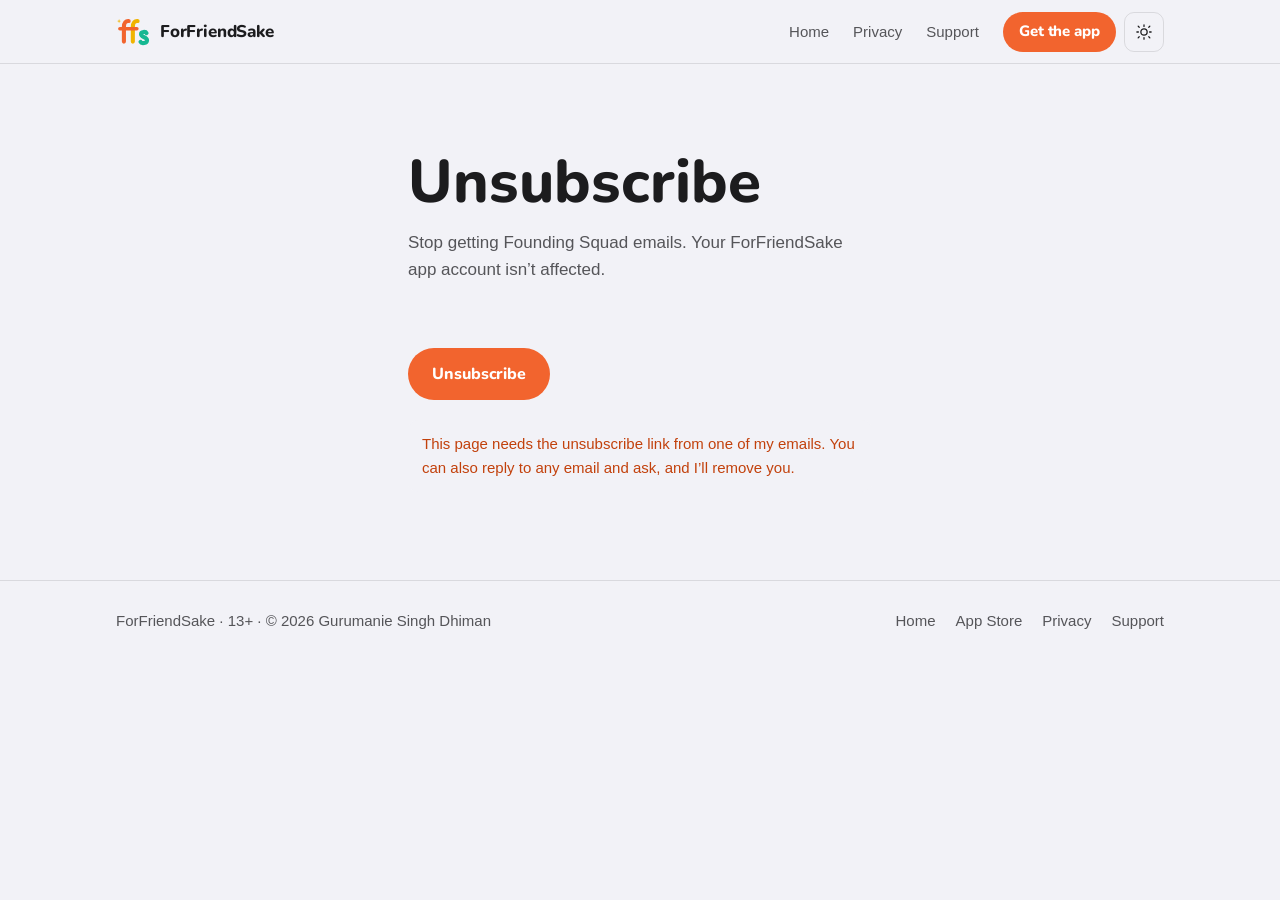
<file: unsubscribe.html>
<!DOCTYPE html>
<html lang="en">
<head>
  <meta charset="UTF-8" />
  <script>
    (function () {
      try {
        var t = localStorage.getItem("ffs-theme");
        if (!t) t = window.matchMedia("(prefers-color-scheme: dark)").matches ? "dark" : "light";
        document.documentElement.setAttribute("data-theme", t);
      } catch (e) {}
    })();
  </script>
  <meta name="viewport" content="width=device-width, initial-scale=1.0" />
  <title>Unsubscribe · ForFriendSake</title>
  <meta name="description" content="Stop Founding Squad emails from ForFriendSake." />
  <meta name="robots" content="noindex" />
  <link rel="icon" href="assets/favicon.png" type="image/png" />
  <link rel="canonical" href="https://www.forfriendsake.com/unsubscribe.html" />
  <meta name="theme-color" content="#F2F2F7" media="(prefers-color-scheme: light)" />
  <meta name="theme-color" content="#000000" media="(prefers-color-scheme: dark)" />
  <link rel="stylesheet" href="site.css" />
</head>
<body>
  <a class="skip-link" href="#main">Skip to content</a>

  <header class="site-nav">
    <div class="nav-inner">
      <a class="nav-brand" href="index.html">
        <svg class="mark" viewBox="177 185 927 765" width="34" height="28" aria-hidden="true" focusable="false"><path class="m-y" d="M260 210 Q260 270 320 270 Q260 270 260 330 Q260 270 200 270 Q260 270 260 210 Z"/><path class="m-m" d="M1010 600 C988 552 860 548 860 628 C860 708 1024 704 1024 792 C1024 880 872 890 846 836"/><path class="m-o" d="M392 830 V430 C392 310 446 258 522 266"/><path class="m-y" d="M636 830 V430 C636 310 690 258 766 266"/><path class="m-o m-arm" d="M282 480 H746"/></svg>
        ForFriendSake
      </a>
      <nav aria-label="Primary">
        <ul class="nav-links">
          <li><a class="nav-link" href="index.html">Home</a></li>
          <li><a class="nav-link" href="privacy.html">Privacy</a></li>
          <li><a class="nav-link" href="support.html">Support</a></li>
        </ul>
      </nav>
      <div class="nav-actions">
        <a class="btn btn-small" href="https://apps.apple.com/us/app/forfriendsake/id6757169962">Get the app</a>
        <button class="theme-toggle" id="themeToggle" type="button" aria-label="Switch to dark mode" aria-pressed="false">
          <svg class="icon-sun" viewBox="0 0 24 24" fill="none" stroke="currentColor" stroke-width="1.7" stroke-linecap="round" aria-hidden="true"><circle cx="12" cy="12" r="4.2"/><line x1="12" y1="2.5" x2="12" y2="4.5"/><line x1="12" y1="19.5" x2="12" y2="21.5"/><line x1="4.2" y1="4.2" x2="5.6" y2="5.6"/><line x1="18.4" y1="18.4" x2="19.8" y2="19.8"/><line x1="2.5" y1="12" x2="4.5" y2="12"/><line x1="19.5" y1="12" x2="21.5" y2="12"/><line x1="4.2" y1="19.8" x2="5.6" y2="18.4"/><line x1="18.4" y1="5.6" x2="19.8" y2="4.2"/></svg>
          <svg class="icon-moon" viewBox="0 0 24 24" fill="none" stroke="currentColor" stroke-width="1.7" stroke-linecap="round" stroke-linejoin="round" aria-hidden="true"><path d="M20 14.3A8.2 8.2 0 1 1 9.7 4a6.6 6.6 0 0 0 10.3 10.3Z"/></svg>
        </button>
        <button class="nav-toggle" id="navToggle" type="button" aria-label="Open menu" aria-controls="navPanel" aria-expanded="false">
          <svg class="icon-menu" viewBox="0 0 24 24" fill="none" stroke="currentColor" stroke-width="1.7" stroke-linecap="round" aria-hidden="true"><line x1="3" y1="7" x2="21" y2="7"/><line x1="3" y1="12" x2="21" y2="12"/><line x1="3" y1="17" x2="21" y2="17"/></svg>
          <svg class="icon-close" viewBox="0 0 24 24" fill="none" stroke="currentColor" stroke-width="1.7" stroke-linecap="round" aria-hidden="true"><line x1="5" y1="5" x2="19" y2="19"/><line x1="19" y1="5" x2="5" y2="19"/></svg>
        </button>
      </div>
    </div>
  </header>
  <nav class="nav-panel" id="navPanel" aria-label="Mobile">
    <a href="index.html">Home</a>
    <a href="privacy.html">Privacy</a>
    <a href="support.html">Support</a>
    <a href="https://apps.apple.com/us/app/forfriendsake/id6757169962">App Store</a>
  </nav>

  <main id="main" class="doc">
    <div class="wrap flow">
      <header class="doc-header">
        <h1>Unsubscribe</h1>
        <p class="doc-lede">Stop getting Founding Squad emails. Your ForFriendSake app account isn’t affected.</p>
      </header>
      <button class="btn" id="unsubscribeButton" type="button">Unsubscribe</button>
      <p class="form-status" id="unsubscribeStatus" role="status" tabindex="-1" hidden></p>
    </div>
  </main>

  <footer class="site-footer">
    <div class="wrap footer-inner">
      <p class="footer-meta">ForFriendSake · 13+ · © 2026 Gurumanie Singh Dhiman</p>
      <nav class="footer-links" aria-label="Footer">
        <a href="index.html">Home</a>
        <a href="https://apps.apple.com/us/app/forfriendsake/id6757169962">App Store</a>
        <a href="privacy.html">Privacy</a>
        <a href="support.html">Support</a>
      </nav>
    </div>
  </footer>
  <script src="site.js" defer></script>
  <script src="community.js" defer></script>
</body>
</html>
</file>
<file: site.css>
/* ForFriendSake marketing site.
   Brand refresh 2026-11-21: matches the app and the "ffs" mark.
   --accent fills buttons (#F2642E light with an ink label, 5.38:1; #FF7A45
   dark). --accent-text is for small orange text (#C2410C light, 5.18:1). --orange / --yellow / --mint are the mark's own
   colours: graphics only, never text. Spec:
   docs/design/2026-11-21-brand-refresh-spec.md § 5 (app repo). */

/* Nunito 800, self-hosted (SIL OFL, assets/fonts/OFL.txt). Only non-Apple
   devices use it; Apple devices render ui-rounded (SF Rounded) and never
   download it. No preload for that reason. */
@font-face {
  font-family: "Nunito"; font-style: normal; font-weight: 800; font-display: swap;
  src: url("assets/fonts/nunito-800-latin.woff2") format("woff2");
  unicode-range: U+0000-00FF, U+0131, U+0152-0153, U+02BB-02BC, U+02C6, U+02DA, U+02DC, U+0304, U+0308, U+0329, U+2000-206F, U+20AC, U+2122, U+2191, U+2193, U+2212, U+2215, U+FEFF, U+FFFD;
}

*, *::before, *::after { box-sizing: border-box; margin: 0; padding: 0; }

/* Touch baseline (mobile-native, Vercel): no grey tap flash, no double-tap
   zoom delay, controls not text-selected on long-press. */
html { -webkit-tap-highlight-color: transparent; -webkit-text-size-adjust: 100%; }
a, button, summary, .choice { touch-action: manipulation; }
button { -webkit-user-select: none; user-select: none; }

:root {
  --ground:       #F2F2F7;
  --surface:      #FFFFFF;
  --ink:          #1C1C1E;
  --ink-2:        #555559;
  --line:         rgb(0 0 0 / 0.1);   /* alpha, so it blends on any surface */
  --accent:       #F2642E;
  --on-accent:    #FFFFFF;   /* matches the app: white on the Light orange (founder, 2026-11-23) */
  --accent-text:  #C2410C;   /* small orange text (errors): 5.18:1 on white */
  --orange:       #F2642E;
  --yellow:       #F0B400;
  --mint:         #16B892;
  --on-trio:      #1C1C1E;
  --field-line:   #86868B;   /* input edges: 3.6:1 on white (WCAG 1.4.11) */
  --phone-edge:   rgba(28, 28, 30, 0.14);

  --font-display: ui-rounded, "SF Pro Rounded", "Nunito", system-ui, -apple-system, sans-serif;
  --font-body:    -apple-system, BlinkMacSystemFont, "SF Pro Text", "Segoe UI", Roboto, sans-serif;

  --fs-hero:  clamp(2.75rem, 7.5vw, 5.5rem);
  --fs-h2:    clamp(2rem, 4.4vw, 3.1rem);
  --fs-lead:  clamp(1.075rem, 1.6vw, 1.25rem);
  --fs-base:  1.0625rem;
  --fs-sm:    0.9375rem;

  --gutter: clamp(20px, 5vw, 56px);
  --max: 1160px;
  --measure: 62ch;
  --nav-h: 64px;
  --ease-out: cubic-bezier(0.22, 1, 0.36, 1);

  --spark-mask: url("data:image/svg+xml,%3Csvg xmlns='http://www.w3.org/2000/svg' viewBox='0 0 120 120'%3E%3Cpath d='M60 0 Q60 60 120 60 Q60 60 60 120 Q60 60 0 60 Q60 60 60 0 Z'/%3E%3C/svg%3E");

  color-scheme: light;
}

:root[data-theme="dark"] {
  --ground:       #000000;
  --surface:      #1C1C1E;
  --ink:          #F2F2F7;
  --ink-2:        #AEAEB2;
  --line:         rgb(255 255 255 / 0.13);
  --accent:       #FF7A45;
  --on-accent:    #1C1C1E;
  --accent-text:  #FF7A45;
  --field-line:   #8E8E93;
  --orange:       #FF7A45;
  --yellow:       #FFD447;
  --mint:         #7CF0D2;
  --phone-edge:   rgba(242, 242, 247, 0.16);
  color-scheme: dark;
}

html { background: var(--ground); scroll-behavior: smooth; scroll-padding-top: calc(var(--nav-h) + 16px); }
@media (prefers-reduced-motion: reduce) { html { scroll-behavior: auto; } }

body {
  font-family: var(--font-body);
  font-size: var(--fs-base);
  line-height: 1.6;
  color: var(--ink-2);
  background: var(--ground);
  -webkit-font-smoothing: antialiased;
  text-rendering: optimizeLegibility;
}

img { max-width: 100%; height: auto; display: block; }
a { color: var(--ink); text-decoration-thickness: 1px; text-underline-offset: 0.2em; }
@media (hover: hover) and (pointer: fine) { a:hover { color: var(--accent-text); } }
:focus-visible { outline: 2px solid var(--ink); outline-offset: 3px; border-radius: 4px; }
::selection { background: var(--yellow); color: var(--on-trio); }

.wrap { width: 100%; max-width: var(--max); margin-inline: auto; padding-inline: var(--gutter); }

.display {
  font-family: var(--font-display);
  font-weight: 800;
  color: var(--ink);
  line-height: 1.02;
  letter-spacing: -0.02em;
  text-wrap: balance;
}

.skip-link {
  position: absolute; left: 16px; top: 12px; z-index: 200;
  transform: translateY(-200%);
  background: var(--ink); color: var(--ground);
  padding: 10px 16px; border-radius: 8px; text-decoration: none; font-size: var(--fs-sm);
}
.skip-link:focus { transform: none; color: var(--ground); }

/* Nav */
.site-nav {
  position: sticky; top: 0; z-index: 100;
  height: var(--nav-h);
  display: flex; align-items: center;
  background: var(--ground);
  border-bottom: 1px solid var(--line);
}
.nav-inner {
  width: 100%; max-width: var(--max); margin-inline: auto; padding-inline: var(--gutter);
  display: flex; align-items: center; gap: 24px;
}
.nav-brand {
  display: inline-flex; align-items: center; gap: 10px;
  color: var(--ink); text-decoration: none;
  font: 800 1.0625rem/1 var(--font-display); letter-spacing: -0.01em;
}
/* The mark, recoloured by the theme variables (no second SVG). */
.mark path { fill: none; stroke-linecap: round; stroke-width: 112; }
.mark .m-arm { stroke-width: 96; }
.mark .m-o { stroke: var(--orange); }
.mark .m-y { stroke: var(--yellow); }
.mark path.m-y:first-child { fill: var(--yellow); stroke: none; }
.mark .m-m { stroke: var(--mint); }
.nav-inner > nav { margin-left: auto; }
.nav-links { display: flex; gap: 24px; list-style: none; }
.nav-link { color: var(--ink-2); text-decoration: none; font-size: var(--fs-sm); font-weight: 500; }
.nav-link[aria-current="page"] { color: var(--ink); }
@media (hover: hover) and (pointer: fine) { .nav-link:hover { color: var(--ink); } }
.nav-actions { display: flex; align-items: center; gap: 8px; }

.theme-toggle, .nav-toggle {
  display: inline-flex; align-items: center; justify-content: center;
  width: 40px; height: 40px; border-radius: 10px;
  border: 1px solid var(--line); background: transparent; color: var(--ink); cursor: pointer;
}
@media (hover: hover) and (pointer: fine) { .theme-toggle:hover, .nav-toggle:hover { background: var(--surface); } }
@media (pointer: coarse) {
  .theme-toggle, .nav-toggle { width: 44px; height: 44px; }
  .footer-links a { padding-block: 10px; }
}
.theme-toggle svg, .nav-toggle svg { width: 18px; height: 18px; }
.theme-toggle .icon-moon { display: none; }
:root[data-theme="dark"] .theme-toggle .icon-sun { display: none; }
:root[data-theme="dark"] .theme-toggle .icon-moon { display: block; }
.nav-toggle { display: none; }
.nav-toggle .icon-close { display: none; }
.nav-toggle.is-open .icon-menu { display: none; }
.nav-toggle.is-open .icon-close { display: block; }

.nav-panel {
  display: none;
  position: sticky; top: var(--nav-h); z-index: 99;
  flex-direction: column;
  padding: 8px var(--gutter) 16px;
  background: var(--ground);
  border-bottom: 1px solid var(--line);
}
.nav-panel.is-open { display: flex; }
.nav-panel a { color: var(--ink); text-decoration: none; padding: 12px 0; font-size: 1.05rem; }

@media (max-width: 760px) {
  .nav-inner { gap: 12px; }
  .nav-inner > nav { display: none; }
  .nav-toggle { display: inline-flex; }
  .nav-actions { margin-left: auto; }
}
@media (max-width: 480px) {
  .nav-actions .btn-small { display: none; }
}

/* Buttons */
.btn {
  display: inline-flex; align-items: center; justify-content: center;
  min-height: 52px; padding: 0 24px;
  border-radius: 999px; border: 0;
  background: var(--accent); color: var(--on-accent);
  font: 700 1rem/1 var(--font-display); letter-spacing: -0.005em;
  text-decoration: none; cursor: pointer;
  transition: background-color 150ms ease, transform 160ms var(--ease-out);
}
@media (hover: hover) and (pointer: fine) {
  .btn:hover { color: var(--on-accent); background: color-mix(in srgb, var(--accent) 88%, var(--ink)); }
}
@media (prefers-reduced-motion: no-preference) { .btn:active { transform: scale(0.97); } }
.btn:active { background: color-mix(in srgb, var(--accent) 78%, var(--ink)); }
.btn-small { white-space: nowrap; min-height: 40px; padding: 0 16px; border-radius: 999px; font-size: var(--fs-sm); }

/* Phones: crops of the App Store screenshots, corners clipped to the screen. */
.phone { margin: 0; }
.phone img {
  width: 100%;
  border-radius: 12% / 5.6%;
  border-bottom-left-radius: 0; border-bottom-right-radius: 0;
  box-shadow: 0 0 0 1px var(--phone-edge);
  background: #000;
}
.phone figcaption { margin-top: 14px; font-size: var(--fs-sm); color: var(--ink-2); max-width: 30ch; }

/* Hero */
.hero {
  display: grid;
  grid-template-columns: minmax(0, 1.25fr) minmax(0, 0.75fr);
  gap: clamp(32px, 6vw, 88px);
  align-items: end;
  padding-top: clamp(48px, 8vw, 96px);
}
.hero > * { min-width: 0; }
.hero-copy { padding-bottom: clamp(32px, 6vw, 88px); }
.hero-title { font-size: var(--fs-hero); max-width: 12ch; position: relative; }
/* The mark's sparkle, top-left of the first word, as on the icon. */
.hero-spark {
  position: absolute; width: 0.42em; height: 0.42em;
  left: -0.36em; top: -0.18em; fill: var(--yellow);
}
.hero-lead { margin-top: 28px; font-size: var(--fs-lead); line-height: 1.55; max-width: 46ch; text-wrap: pretty; }
.hero-actions { margin-top: 32px; display: flex; flex-wrap: wrap; align-items: center; gap: 12px 20px; }
.hero-meta { font-size: var(--fs-sm); }
.hero-phone { max-width: 360px; justify-self: end; width: 100%; }
/* Desktop: size the phone to the viewport so the App Store button is above
   the fold at 1280x800 / 1366x768 / 1024x768 (it sat 60-100px below). */
@media (min-width: 821px) {
  .hero { align-items: center; }
  .hero-copy { padding-bottom: 0; }
  .hero-phone { max-width: min(360px, calc((100svh - var(--nav-h) - 72px) * 739 / 1600)); }
}

@media (max-width: 820px) {
  .hero { grid-template-columns: 1fr; align-items: start; }
  .hero-copy { padding-bottom: 0; }
  .hero-phone { justify-self: center; max-width: 300px; }
}

/* Turnout ring (the one signature element) */
.band { background: var(--surface); border-block: 1px solid var(--line); }
.ring-layout {
  display: grid;
  grid-template-columns: minmax(0, 0.8fr) minmax(0, 1.2fr);
  gap: clamp(32px, 6vw, 96px);
  align-items: center;
  padding-block: clamp(64px, 9vw, 120px);
}
.ring { width: 100%; max-width: 360px; justify-self: center; overflow: visible; }
.ring-track { fill: none; stroke: var(--line); stroke-width: 2; }
.ring-pin { fill: var(--ink); }
.dot { fill: var(--surface); stroke: var(--ink-2); stroke-width: 2.5; }
.dot.is-in { fill: var(--orange); stroke: var(--orange); }
.ring-spark { fill: var(--mint); }
.ring-copy p { margin-top: 18px; max-width: var(--measure); text-wrap: pretty; }
.ring-key { list-style: none; margin-top: 28px; display: flex; flex-wrap: wrap; gap: 10px 28px; font-size: var(--fs-sm); }
.ring-key li { display: inline-flex; align-items: center; gap: 10px; }
.key-dot { width: 14px; height: 14px; border-radius: 50%; border: 2px solid var(--ink-2); }
.key-dot.is-in { background: var(--orange); border-color: var(--orange); }

@media (prefers-reduced-motion: no-preference) {
  .ring.will-fill .dot.is-in { fill: var(--surface); stroke: var(--ink-2); }
  .ring.will-fill .ring-track { stroke-dasharray: 100; stroke-dashoffset: 100; }
  .ring.will-fill .ring-pin { opacity: 0; transform: translateY(-18px); }
  .ring.will-fill .ring-spark { opacity: 0; transform: scale(0.3); }
  .ring-spark { transform-box: fill-box; transform-origin: center; }
  .ring.is-filled .ring-spark {
    opacity: 1; transform: none;
    transition: opacity 260ms ease, transform 520ms cubic-bezier(0.34, 1.56, 0.64, 1);
    transition-delay: calc(4 * 140ms + 900ms);
  }
  .hero-spark { animation: spark-in 520ms cubic-bezier(0.34, 1.56, 0.64, 1) 300ms both; transform-origin: center; }
  .ring-pin { transform-box: fill-box; transform-origin: 50% 100%; }
  .ring.is-filled .ring-track {
    stroke-dashoffset: 0;
    transition: stroke-dashoffset 900ms var(--ease-out);
  }
  .ring.is-filled .ring-pin {
    opacity: 1; transform: none;
    transition: opacity 300ms ease 200ms, transform 520ms var(--ease-out) 200ms;
  }
  .ring.is-filled .dot.is-in {
    fill: var(--orange); stroke: var(--orange);
    transition: fill 220ms ease, stroke 220ms ease;
    transition-delay: calc(var(--i) * 140ms + 700ms);
  }

  /* Hero: one entrance on load. */
  .hero-title, .hero-lead, .hero-actions { animation: hero-rise 420ms var(--ease-out) both; }
  .hero-lead { animation-delay: 40ms; }
  .hero-actions { animation-delay: 80ms; }
  .hero-phone { animation: phone-in 600ms var(--ease-out) 60ms both; }

  /* Scroll: gentle fade-up, driven by the browser, no script. */
  @supports (animation-timeline: view()) {
    .section > .section-title, .ring-copy, .steps li, .details > div, .join-copy, .join-form {
      animation: rise linear both;
      animation-timeline: view();
      animation-range: entry 0% entry 70%;
    }
    .steps li:nth-child(2) { animation-range: entry 6% entry 76%; }
    .steps li:nth-child(3) { animation-range: entry 12% entry 82%; }
    .steps li:nth-child(4) { animation-range: entry 18% entry 88%; }
    @media (min-width: 761px) {
      .screens-row .phone { animation: drift linear both; animation-timeline: view(); }
      .screens-row .phone:nth-child(2) { animation-name: drift-far; }
    }
  }
}

@keyframes rise { from { opacity: 0; transform: translateY(28px); } to { opacity: 1; transform: none; } }
@keyframes hero-rise { from { opacity: 0; transform: translateY(12px); } to { opacity: 1; transform: none; } }
@keyframes phone-in { from { opacity: 0; transform: translateY(24px); } to { opacity: 1; transform: none; } }
@keyframes drift { from { transform: translateY(40px); } to { transform: translateY(-20px); } }
@keyframes drift-far { from { transform: translateY(90px); } to { transform: translateY(-50px); } }

@media (max-width: 820px) {
  .ring-layout { grid-template-columns: 1fr; }
  .ring { max-width: 240px; }
}

/* Sections */
.section { padding-block: clamp(64px, 9vw, 120px); }
.section-title { font-size: var(--fs-h2); overflow-wrap: break-word; }
.join > * { min-width: 0; }

.steps {
  list-style: none; counter-reset: step;
  display: grid; grid-template-columns: repeat(4, minmax(0, 1fr));
  gap: 32px clamp(20px, 3vw, 40px);
  margin-top: clamp(32px, 5vw, 56px);
}
.steps li { counter-increment: step; border-top: 3px solid var(--orange); padding-top: 18px; }
.steps li:nth-child(3n+2) { border-top-color: var(--yellow); }
.steps li:nth-child(3n) { border-top-color: var(--mint); }
.steps li::before {
  content: counter(step);
  display: block;
  font: 800 2.5rem/1 var(--font-display);
  color: var(--ink);
  margin-bottom: 14px;
}
.steps h3 { font-size: 1.1rem; color: var(--ink); letter-spacing: -0.01em; margin-bottom: 8px; }
.steps p { font-size: var(--fs-sm); }
@media (max-width: 900px) { .steps { grid-template-columns: repeat(2, minmax(0, 1fr)); } }
@media (max-width: 520px) { .steps { grid-template-columns: 1fr; } }

.screens { padding-top: 0; }
.screens-row {
  overscroll-behavior-x: contain;
  max-width: var(--max); margin-inline: auto; padding-inline: var(--gutter);
  display: grid; grid-template-columns: repeat(3, minmax(0, 1fr));
  gap: clamp(20px, 4vw, 56px);
}
.screens-row .phone { max-width: 320px; }
@media (max-width: 760px) {
  .screens-row {
    grid-template-columns: none; grid-auto-flow: column; grid-auto-columns: 72%;
    overflow-x: auto; scroll-snap-type: x mandatory; scroll-padding-inline: var(--gutter); padding-bottom: 8px;
  }
  .screens-row .phone { scroll-snap-align: start; }
  /* Fade the carousel's edges inside the gutter, so phones scrolling off
     soften out instead of being sliced by the viewport. */
  .screens-row {
    -webkit-mask-image: linear-gradient(90deg, transparent, #000 var(--gutter), #000 calc(100% - var(--gutter)), transparent);
            mask-image: linear-gradient(90deg, transparent, #000 var(--gutter), #000 calc(100% - var(--gutter)), transparent);
  }
}

.details {
  margin-top: clamp(28px, 4vw, 48px);
  display: grid; grid-template-columns: repeat(2, minmax(0, 1fr));
  column-gap: clamp(24px, 5vw, 72px);
  border-top: 1px solid var(--line);
}
.details > div {
  display: grid; grid-template-columns: 9rem 1fr; gap: 16px;
  padding-block: 18px; border-bottom: 1px solid var(--line);
}
.details dt { color: var(--ink); font-weight: 600; }
@media (max-width: 760px) {
  .details { grid-template-columns: 1fr; }
  .details > div { grid-template-columns: 1fr; gap: 4px; }
}

/* Founding Squad */
.join {
  display: grid;
  grid-template-columns: minmax(0, 1fr) minmax(0, 1fr);
  gap: clamp(32px, 6vw, 88px);
  align-items: start;
  padding-top: 0;
}
.join-copy p { margin-top: 18px; max-width: 48ch; font-size: var(--fs-lead); line-height: 1.55; }
.perks { list-style: none; margin-top: 20px; display: grid; gap: 14px; max-width: 48ch; }
.perks li { padding-left: 26px; position: relative; }
.perks li::before {
  content: ""; position: absolute; left: 0; top: 0.45em;
  width: 14px; height: 14px; background: var(--orange);
  -webkit-mask: var(--spark-mask) center / contain no-repeat;
  mask: var(--spark-mask) center / contain no-repeat;
}
.perks li:nth-child(3n+2)::before { background: var(--yellow); }
.perks li:nth-child(3n)::before { background: var(--mint); }
.perks strong { color: var(--ink); }
.join-copy .join-note { font-size: var(--fs-base); }

.join-form {
  display: grid; gap: 20px; grid-template-columns: minmax(0, 1fr);
  background: var(--surface);
  border: 1px solid var(--line);
  border-radius: 14px;
  padding: clamp(20px, 3vw, 32px);
}
.field { display: grid; gap: 8px; border: 0; min-width: 0; }
.field > label:not(.choice), .field legend { color: var(--ink); font-weight: 600; font-size: var(--fs-sm); }
.field legend { margin-bottom: 8px; }
.optional { color: var(--ink-2); font-weight: 400; margin-left: 6px; }
.field input[type="email"], .field textarea, .field input[type="text"] {
  width: 100%;
  font: inherit; color: var(--ink);
  background: var(--ground);
  border: 1px solid var(--field-line);
  border-radius: 10px;
  padding: 12px 14px;
}
.field textarea { min-height: 140px; resize: vertical; }
.field input:focus-visible, .field textarea:focus-visible { outline: 2px solid var(--ink); outline-offset: 1px; }
.checks { gap: 12px; }
.choice {
  display: grid; grid-template-columns: 20px 1fr; gap: 10px; align-items: start;
  font-size: var(--fs-sm); color: var(--ink-2); font-weight: 400; cursor: pointer;
}
.choice input { width: 18px; height: 18px; margin-top: 2px; accent-color: var(--accent); }
.join-form .btn { justify-self: start; }
.form-status { font-size: var(--fs-sm); color: var(--ink); padding: 12px 14px; border-radius: 10px; background: var(--ground); }
.form-status.is-error { color: var(--accent-text); }
.form-status:focus { outline: none; }
.form-fine { font-size: 0.8125rem; }

@media (max-width: 820px) {
  .join { grid-template-columns: 1fr; }
}

/* Confirm, ideas and unsubscribe pages */
.flow { max-width: 36rem; }
.flow .btn { margin-top: 24px; }
.flow .form-status { margin-top: 20px; }
.flow .join-form { margin-top: 28px; }

/* Footer */
.site-footer { border-top: 1px solid var(--line); padding-block: 28px 40px; }
.footer-inner { display: flex; flex-wrap: wrap; justify-content: space-between; gap: 12px 32px; font-size: var(--fs-sm); }
.footer-links { display: flex; flex-wrap: wrap; gap: 8px 20px; }
.footer-links a { color: var(--ink-2); text-decoration: none; }
@media (hover: hover) and (pointer: fine) { .footer-links a:hover { color: var(--ink); text-decoration: underline; } }

/* Privacy, support and 404 */
.doc { padding-block: clamp(48px, 7vw, 88px) 88px; }
.doc-header { max-width: 44rem; margin-bottom: 40px; }
.doc h1 { font: 800 clamp(2.4rem, 6vw, 3.75rem)/1.02 var(--font-display); color: var(--ink); }
.doc-updated { margin-top: 14px; font-size: var(--fs-sm); }
.doc-lede { margin-top: 16px; max-width: var(--measure); text-wrap: pretty; }
.doc article { max-width: var(--measure); }
.doc h2 { font-size: 1.35rem; color: var(--ink); letter-spacing: -0.015em; margin: 44px 0 12px; }
.doc h3 { font-size: 1.05rem; color: var(--ink); margin: 22px 0 8px; }
.doc p + p { margin-top: 12px; }
.doc ul, .doc ol { margin: 12px 0 0 1.2em; }
.doc li + li { margin-top: 6px; }

.table-wrap { margin-top: 16px; overflow-x: auto; border: 1px solid var(--line); border-radius: 10px; background: var(--surface); }
table { width: 100%; border-collapse: collapse; font-size: var(--fs-sm); }
th, td { text-align: left; padding: 12px 16px; vertical-align: top; border-bottom: 1px solid var(--line); }
th { color: var(--ink); font-weight: 600; }
tr:last-child th, tr:last-child td { border-bottom: 0; }

.contact-card { margin-top: 16px; padding: 18px 20px; border: 1px solid var(--line); border-radius: 10px; background: var(--surface); }
.contact-card a { font-weight: 600; }

details { border-top: 1px solid var(--line); padding: 12px 0; }
details:last-of-type { border-bottom: 1px solid var(--line); }
summary {
  cursor: pointer; list-style: none;
  display: flex; justify-content: space-between; gap: 16px;
  color: var(--ink); font-weight: 600; padding: 6px 0;
}
summary::-webkit-details-marker { display: none; }
summary::after { content: "+"; font-weight: 400; color: var(--ink-2); }
details[open] summary::after { content: "−"; }
details p { margin-top: 8px; max-width: 60ch; }

.guide-grid { display: grid; grid-template-columns: 1fr 1fr; gap: 16px; margin-top: 16px; }
.guide { padding: 18px 20px; border: 1px solid var(--line); border-radius: 10px; background: var(--surface); }
.guide h3 { margin-top: 0; }
.guide p, .guide ol { font-size: var(--fs-sm); }
.guide ol { margin-left: 1.1em; }
@media (max-width: 760px) { .guide-grid { grid-template-columns: 1fr; } }

@keyframes spark-in { from { opacity: 0; transform: scale(0.3); } to { opacity: 1; transform: none; } }

/* Cloudflare Turnstile has a fixed 300px minimum. Below 360px the form
   runs edge to edge so the widget fits instead of widening the page. */
@media (max-width: 359px) {
  .join-form {
    margin-inline: calc(-1 * var(--gutter));
    border-radius: 0; border-inline: 0;
    padding-inline: 10px;
  }
}

/* Theme-aware app screenshots: light screens in the light theme, dark in the
   dark one, keyed to data-theme (which the toggle writes), not the OS. A lazy
   image that is display:none is not fetched, so the twin costs nothing until
   the theme flips. */
.shot-dark { display: none; }
:root[data-theme="dark"] .shot-light { display: none; }
:root[data-theme="dark"] .shot-dark { display: block; }
/* Light screens share the page's #F2F2F7 ground; give them a soft lift. */
:root:not([data-theme="dark"]) .phone img.shot {
  box-shadow: 0 0 0 1px var(--phone-edge), 0 24px 40px -28px rgba(28, 28, 30, 0.35);
}
</file>
